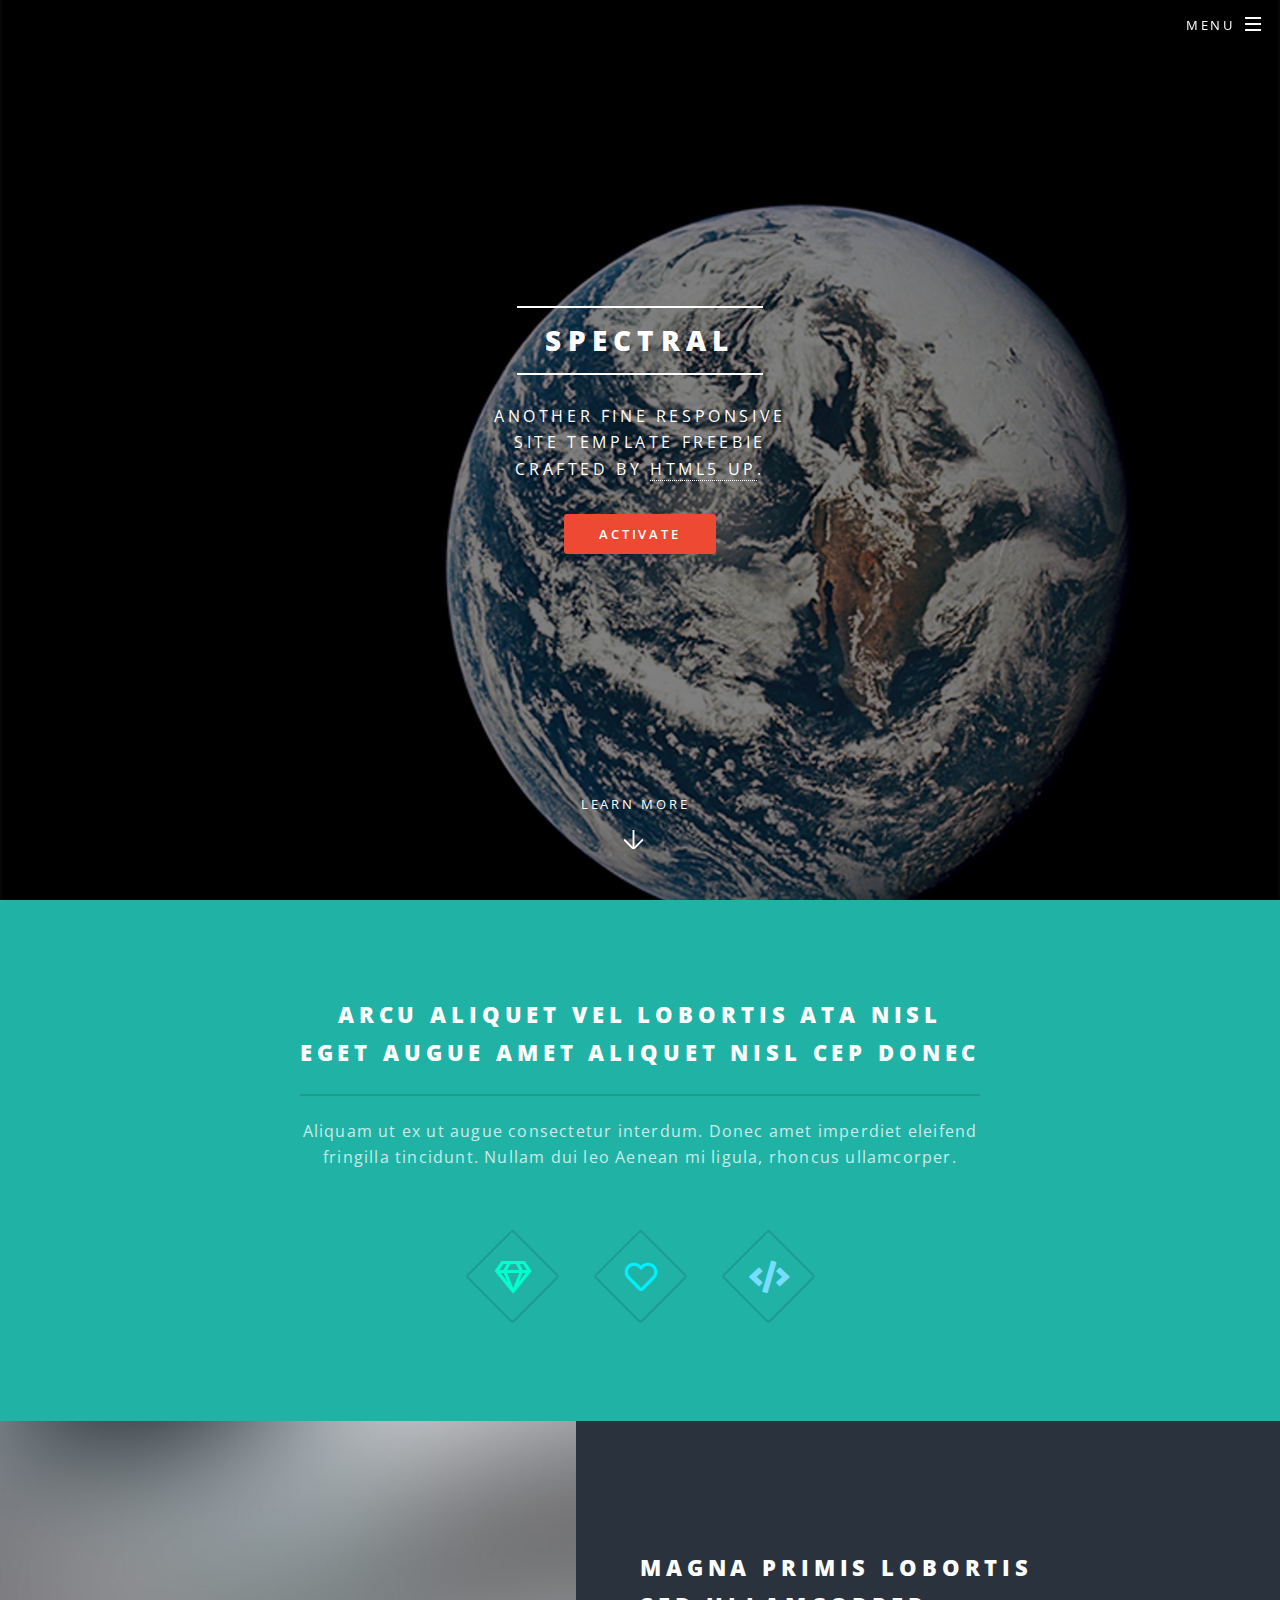
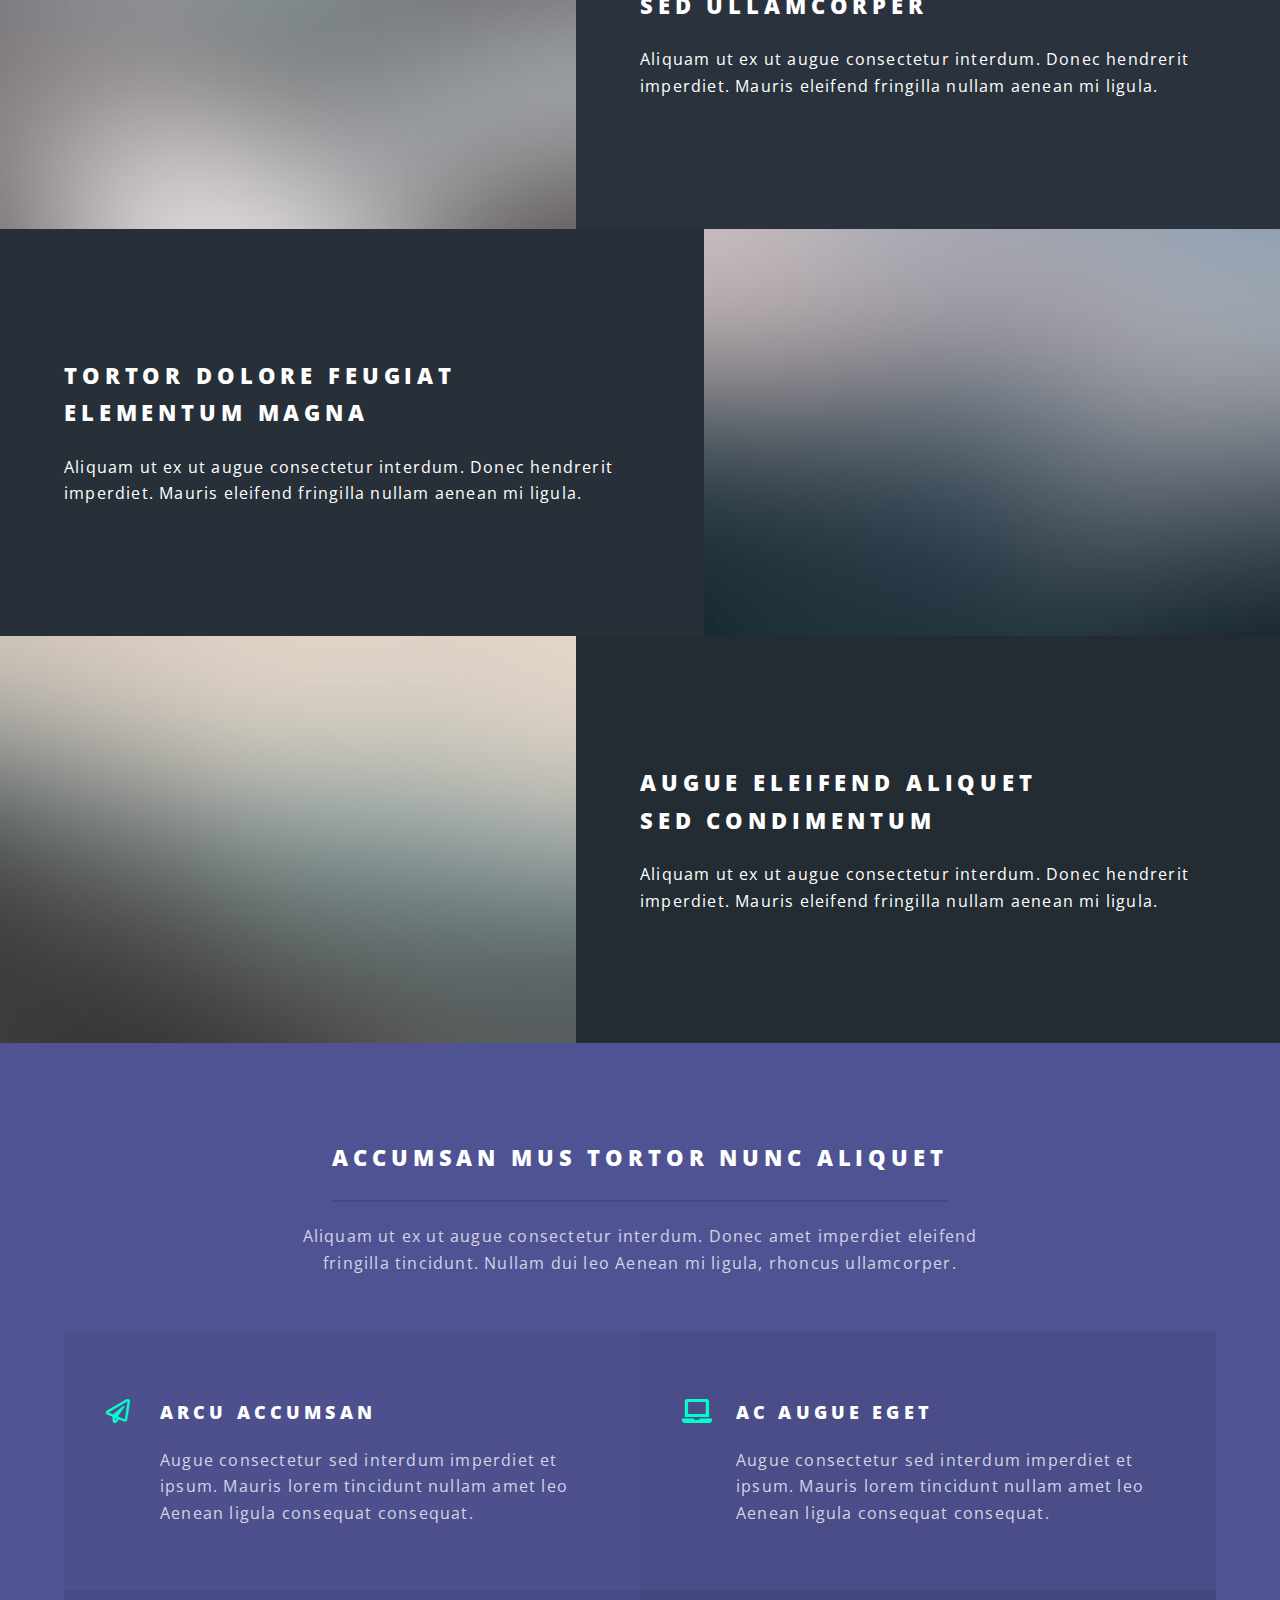
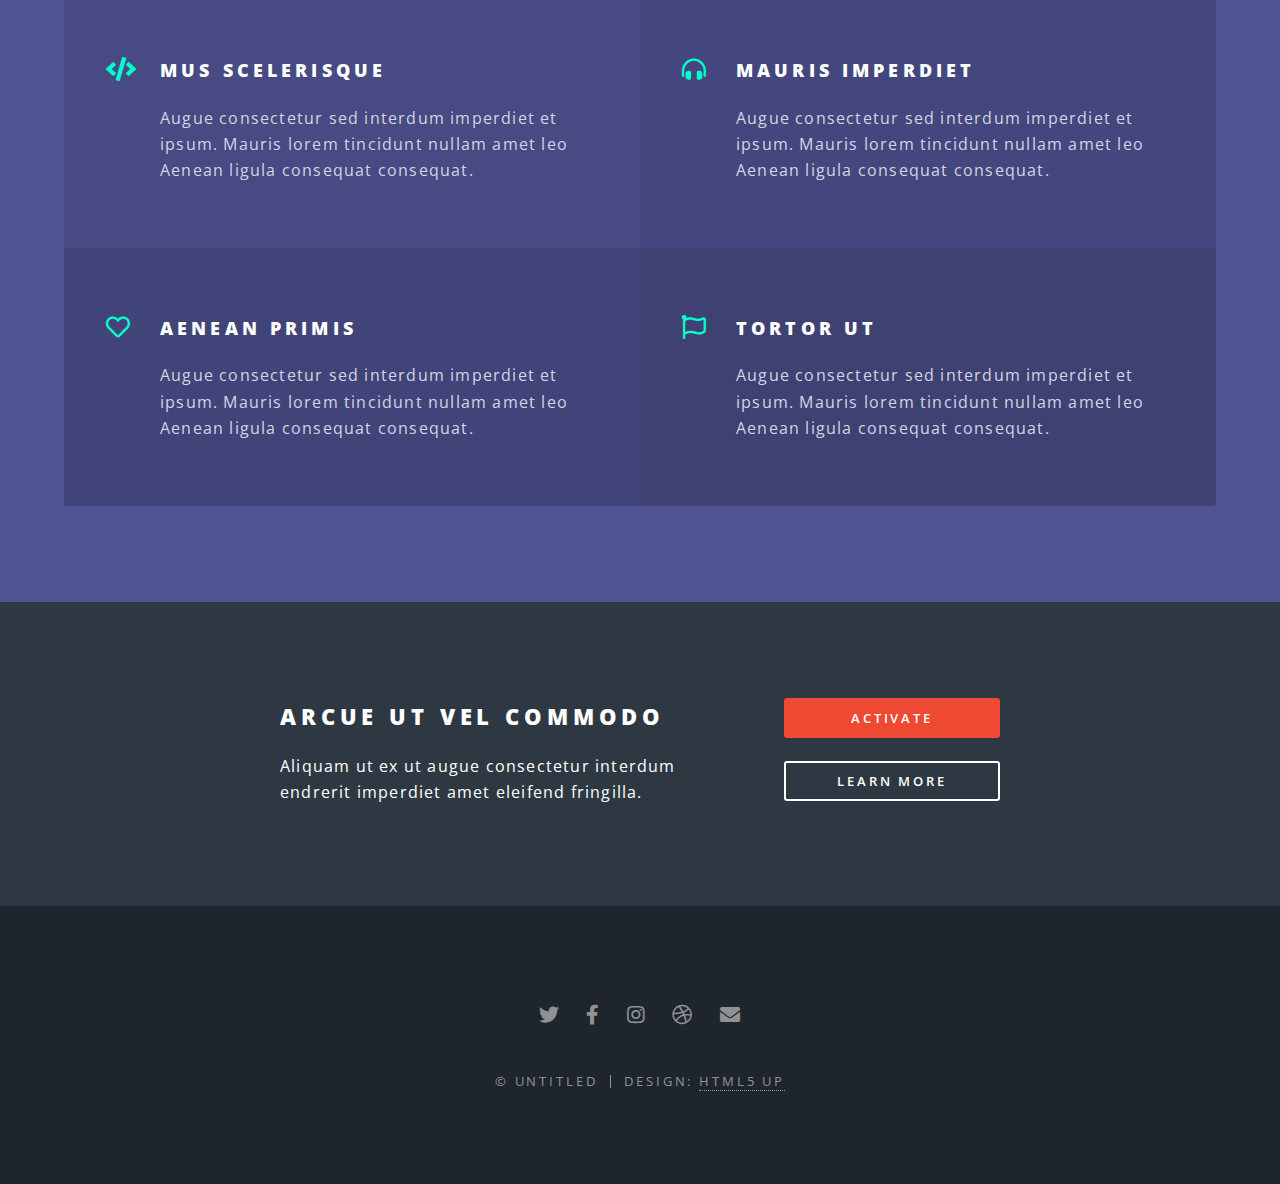
<file: index.html>
<!DOCTYPE HTML>
<!--
	Spectral by HTML5 UP
	html5up.net | @ajlkn
	Free for personal and commercial use under the CCA 3.0 license (html5up.net/license)
-->
<html>
	<head>
		<title>Spectral by HTML5 UP</title>
		<meta charset="utf-8" />
		<meta name="viewport" content="width=device-width, initial-scale=1, user-scalable=no" />
		<link rel="stylesheet" href="assets/css/main.css" />
		<noscript><link rel="stylesheet" href="assets/css/noscript.css" /></noscript>
	</head>
	<body class="landing is-preload">

		<!-- Page Wrapper -->
			<div id="page-wrapper">

				<!-- Header -->
					<header id="header" class="alt">
						<h1><a href="index.html">Spectral</a></h1>
						<nav id="nav">
							<ul>
								<li class="special">
									<a href="#menu" class="menuToggle"><span>Menu</span></a>
									<div id="menu">
										<ul>
											<li><a href="index.html">Home</a></li>
											<li><a href="generic.html">Generic</a></li>
											<li><a href="elements.html">Elements</a></li>
											<li><a href="#">Sign Up</a></li>
											<li><a href="#">Log In</a></li>
										</ul>
									</div>
								</li>
							</ul>
						</nav>
					</header>

				<!-- Banner -->
					<section id="banner">
						<div class="inner">
							<h2>Spectral</h2>
							<p>Another fine responsive<br />
							site template freebie<br />
							crafted by <a href="http://html5up.net">HTML5 UP</a>.</p>
							<ul class="actions special">
								<li><a href="#" class="button primary">Activate</a></li>
							</ul>
						</div>
						<a href="#one" class="more scrolly">Learn More</a>
					</section>

				<!-- One -->
					<section id="one" class="wrapper style1 special">
						<div class="inner">
							<header class="major">
								<h2>Arcu aliquet vel lobortis ata nisl<br />
								eget augue amet aliquet nisl cep donec</h2>
								<p>Aliquam ut ex ut augue consectetur interdum. Donec amet imperdiet eleifend<br />
								fringilla tincidunt. Nullam dui leo Aenean mi ligula, rhoncus ullamcorper.</p>
							</header>
							<ul class="icons major">
								<li><span class="icon fa-gem major style1"><span class="label">Lorem</span></span></li>
								<li><span class="icon fa-heart major style2"><span class="label">Ipsum</span></span></li>
								<li><span class="icon solid fa-code major style3"><span class="label">Dolor</span></span></li>
							</ul>
						</div>
					</section>

				<!-- Two -->
					<section id="two" class="wrapper alt style2">
						<section class="spotlight">
							<div class="image"><img src="images/pic01.jpg" alt="" /></div><div class="content">
								<h2>Magna primis lobortis<br />
								sed ullamcorper</h2>
								<p>Aliquam ut ex ut augue consectetur interdum. Donec hendrerit imperdiet. Mauris eleifend fringilla nullam aenean mi ligula.</p>
							</div>
						</section>
						<section class="spotlight">
							<div class="image"><img src="images/pic02.jpg" alt="" /></div><div class="content">
								<h2>Tortor dolore feugiat<br />
								elementum magna</h2>
								<p>Aliquam ut ex ut augue consectetur interdum. Donec hendrerit imperdiet. Mauris eleifend fringilla nullam aenean mi ligula.</p>
							</div>
						</section>
						<section class="spotlight">
							<div class="image"><img src="images/pic03.jpg" alt="" /></div><div class="content">
								<h2>Augue eleifend aliquet<br />
								sed condimentum</h2>
								<p>Aliquam ut ex ut augue consectetur interdum. Donec hendrerit imperdiet. Mauris eleifend fringilla nullam aenean mi ligula.</p>
							</div>
						</section>
					</section>

				<!-- Three -->
					<section id="three" class="wrapper style3 special">
						<div class="inner">
							<header class="major">
								<h2>Accumsan mus tortor nunc aliquet</h2>
								<p>Aliquam ut ex ut augue consectetur interdum. Donec amet imperdiet eleifend<br />
								fringilla tincidunt. Nullam dui leo Aenean mi ligula, rhoncus ullamcorper.</p>
							</header>
							<ul class="features">
								<li class="icon fa-paper-plane">
									<h3>Arcu accumsan</h3>
									<p>Augue consectetur sed interdum imperdiet et ipsum. Mauris lorem tincidunt nullam amet leo Aenean ligula consequat consequat.</p>
								</li>
								<li class="icon solid fa-laptop">
									<h3>Ac Augue Eget</h3>
									<p>Augue consectetur sed interdum imperdiet et ipsum. Mauris lorem tincidunt nullam amet leo Aenean ligula consequat consequat.</p>
								</li>
								<li class="icon solid fa-code">
									<h3>Mus Scelerisque</h3>
									<p>Augue consectetur sed interdum imperdiet et ipsum. Mauris lorem tincidunt nullam amet leo Aenean ligula consequat consequat.</p>
								</li>
								<li class="icon solid fa-headphones-alt">
									<h3>Mauris Imperdiet</h3>
									<p>Augue consectetur sed interdum imperdiet et ipsum. Mauris lorem tincidunt nullam amet leo Aenean ligula consequat consequat.</p>
								</li>
								<li class="icon fa-heart">
									<h3>Aenean Primis</h3>
									<p>Augue consectetur sed interdum imperdiet et ipsum. Mauris lorem tincidunt nullam amet leo Aenean ligula consequat consequat.</p>
								</li>
								<li class="icon fa-flag">
									<h3>Tortor Ut</h3>
									<p>Augue consectetur sed interdum imperdiet et ipsum. Mauris lorem tincidunt nullam amet leo Aenean ligula consequat consequat.</p>
								</li>
							</ul>
						</div>
					</section>

				<!-- CTA -->
					<section id="cta" class="wrapper style4">
						<div class="inner">
							<header>
								<h2>Arcue ut vel commodo</h2>
								<p>Aliquam ut ex ut augue consectetur interdum endrerit imperdiet amet eleifend fringilla.</p>
							</header>
							<ul class="actions stacked">
								<li><a href="#" class="button fit primary">Activate</a></li>
								<li><a href="#" class="button fit">Learn More</a></li>
							</ul>
						</div>
					</section>

				<!-- Footer -->
					<footer id="footer">
						<ul class="icons">
							<li><a href="#" class="icon brands fa-twitter"><span class="label">Twitter</span></a></li>
							<li><a href="#" class="icon brands fa-facebook-f"><span class="label">Facebook</span></a></li>
							<li><a href="#" class="icon brands fa-instagram"><span class="label">Instagram</span></a></li>
							<li><a href="#" class="icon brands fa-dribbble"><span class="label">Dribbble</span></a></li>
							<li><a href="#" class="icon solid fa-envelope"><span class="label">Email</span></a></li>
						</ul>
						<ul class="copyright">
							<li>&copy; Untitled</li><li>Design: <a href="http://html5up.net">HTML5 UP</a></li>
						</ul>
					</footer>

			</div>

		<!-- Scripts -->
			<script src="assets/js/jquery.min.js"></script>
			<script src="assets/js/jquery.scrollex.min.js"></script>
			<script src="assets/js/jquery.scrolly.min.js"></script>
			<script src="assets/js/browser.min.js"></script>
			<script src="assets/js/breakpoints.min.js"></script>
			<script src="assets/js/util.js"></script>
			<script src="assets/js/main.js"></script>

	</body>
</html>
</file>
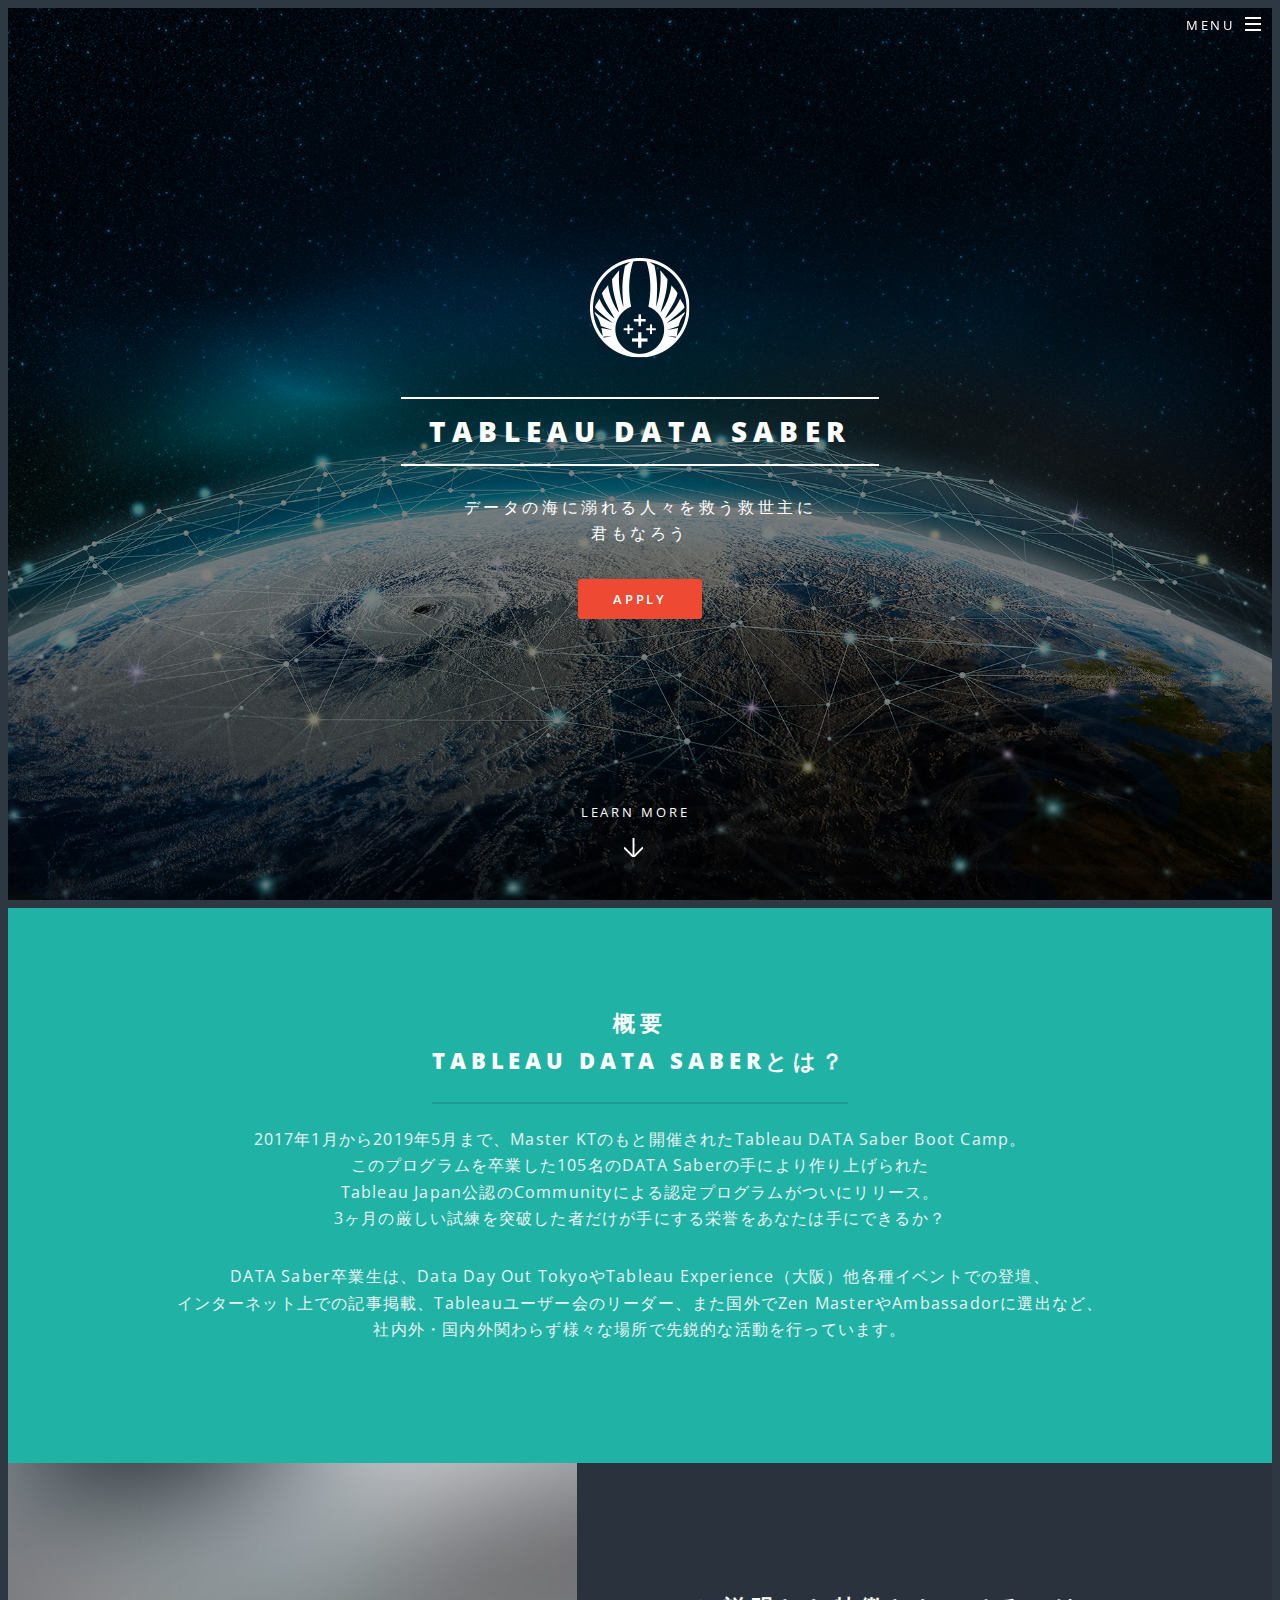
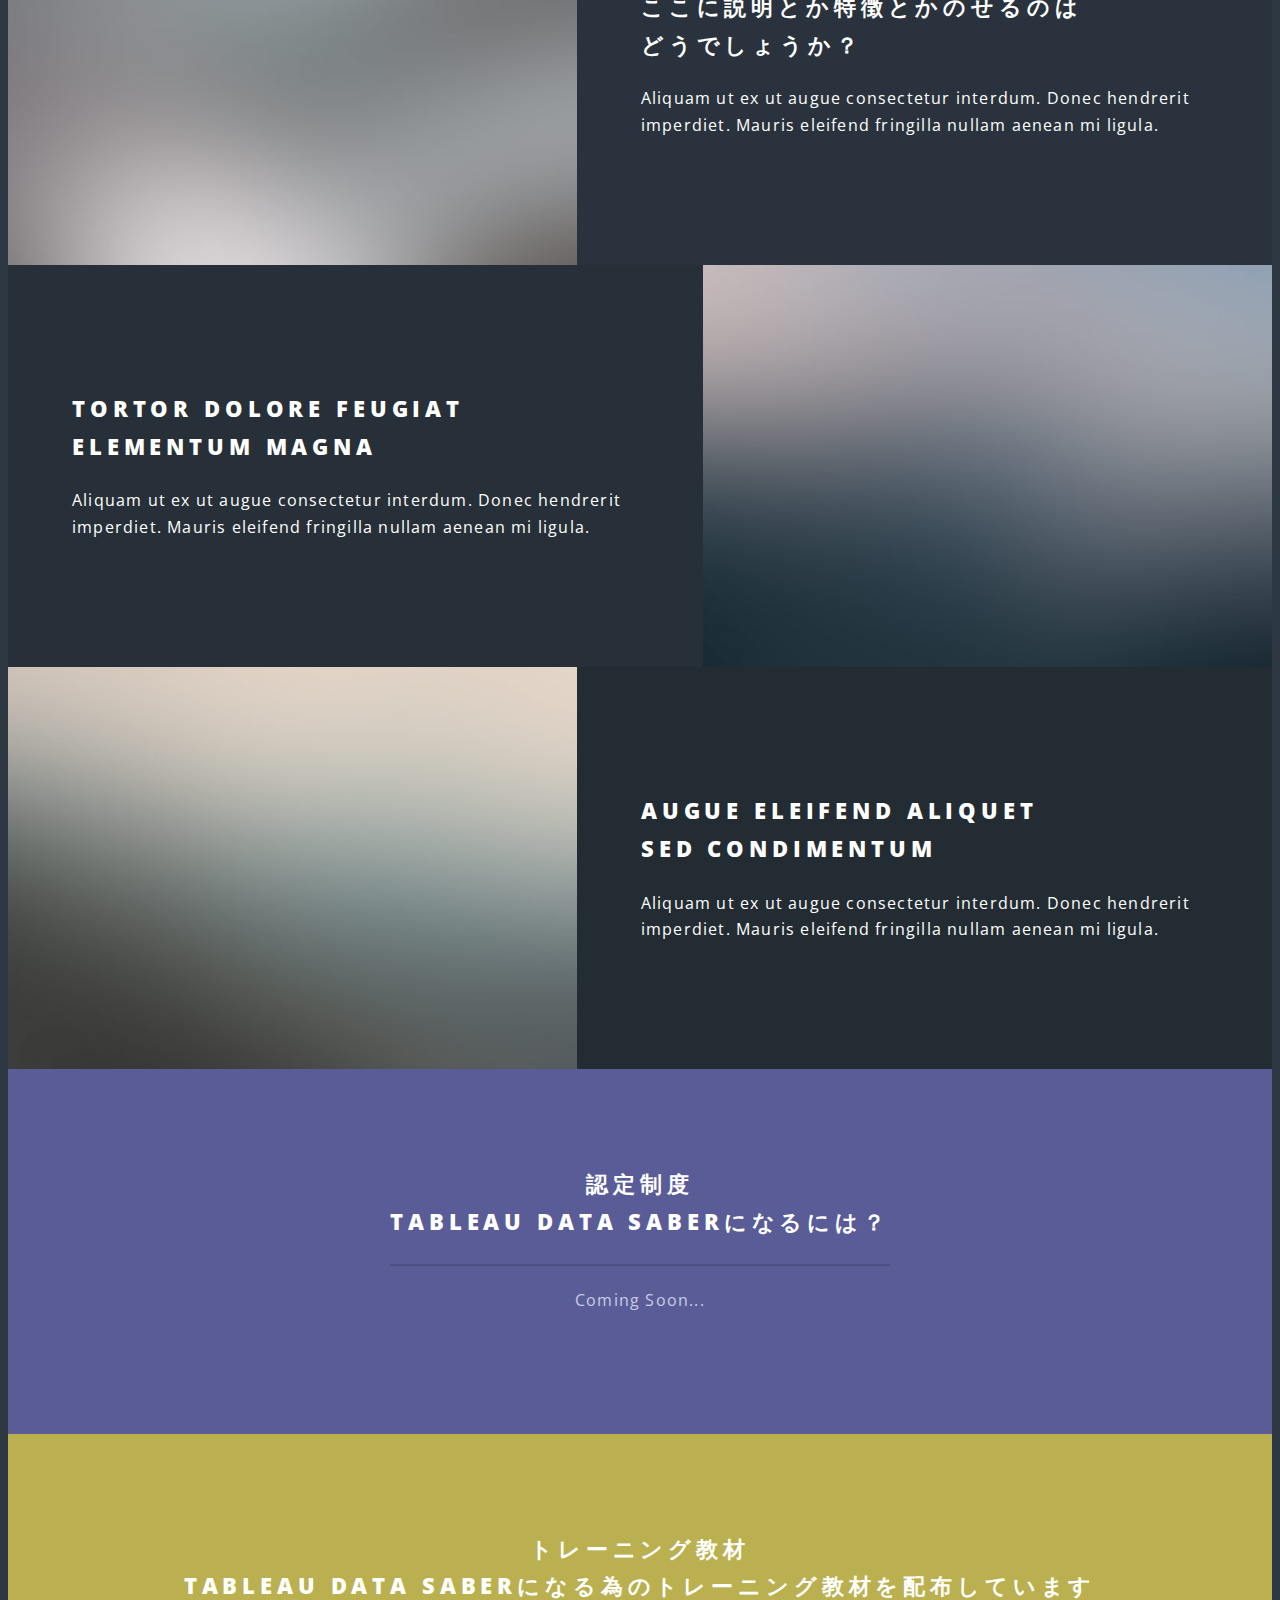
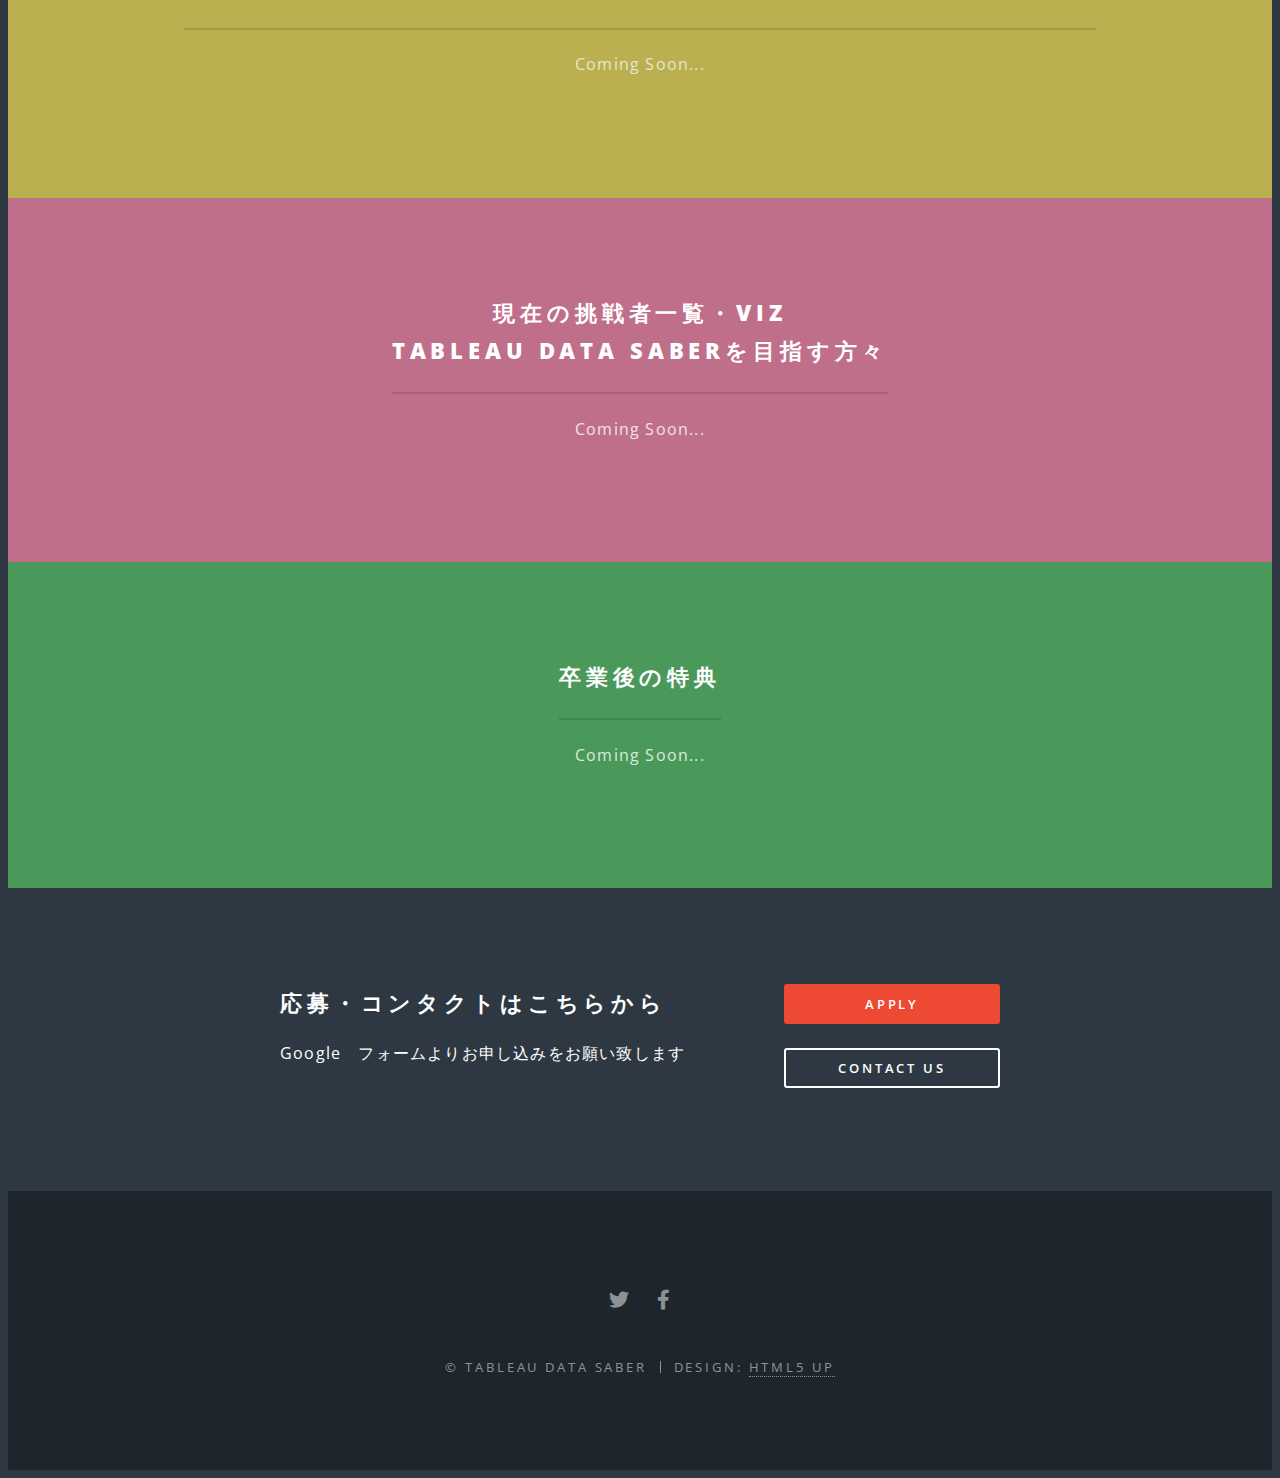
<file: datasaber/index.html>
<!DOCTYPE HTML>
<!--
	Spectral by HTML5 UP
	html5up.net | @ajlkn
	Free for personal and commercial use under the CCA 3.0 license (html5up.net/license)
-->
<html>
	<head>
		<title>Spectral by HTML5 UP</title>
		<meta charset="utf-8" />
		<meta name="viewport" content="width=device-width, initial-scale=1, user-scalable=no" />
		<link rel="stylesheet" href="assets/css/main.css" />
		<noscript><link rel="stylesheet" href="assets/css/noscript.css" /></noscript>
	</head>
	<body class="landing is-preload">

		<!-- Page Wrapper -->
			<div id="page-wrapper">

				<!-- Header -->
					<header id="header" class="alt">
						<h1><a href="index.html">Tableau Data Saber</a></h1>
						<nav id="nav">
							<ul>
								<li class="special">
									<a href="#menu" class="menuToggle"><span>Menu</span></a>
									<div id="menu">
										<ul>
											<li><a href="index.html">Home</a></li>
											<li><a href="#one">概要</a></li>
											<li><a href="#two">認定制度</a></li>
											<li><a href="#three">トレーニング教材</a></li>
											<li><a href="#four">現在の挑戦者</a></li>
											<li><a href="#five">卒業後特典について</a></li>
											<li><a href="#cta">Contact</a></li>
										</ul>
									</div>
								</li>
							</ul>
						</nav>
					</header>

				<!-- Banner -->
					<section id="banner">
						<div class="inner">
							<p><img border="0" src="images/icon.png"></p>
							<h2>Tableau Data Saber</h2>
							<p>データの海に溺れる人々を救う救世主に<br />
							君もなろう</p>
							<ul class="actions special">
								<li><a href="#" class="button primary">Apply</a></li>
							</ul>
						</div>
						<a href="#one" class="more scrolly">Learn More</a>
					</section>

				<!-- One -->
					<section id="one" class="wrapper style1-0 style1 special">
						<div class="inner">
							<header class="major">
								<h2>概要<br />
								Tableau Data Saberとは？</h2>
								<p>2017年1月から2019年5月まで、Master KTのもと開催されたTableau DATA Saber Boot Camp。<br />
								このプログラムを卒業した105名のDATA Saberの手により作り上げられた<br />
								Tableau Japan公認のCommunityによる認定プログラムがついにリリース。<br />
									3ヶ月の厳しい試練を突破した者だけが手にする栄誉をあなたは手にできるか？</p>

								<p>DATA Saber卒業生は、Data Day Out TokyoやTableau Experience（大阪）他各種イベントでの登壇、<br />
								インターネット上での記事掲載、Tableauユーザー会のリーダー、また国外でZen MasterやAmbassadorに選出など、<br />
								社内外・国内外関わらず様々な場所で先鋭的な活動を行っています。</p>
							</header>
							<!--<ul class="icons major">
								<li><span class="icon fa-gem major style1"><span class="label">Lorem</span></span></li>
								<li><span class="icon fa-heart major style2"><span class="label">Ipsum</span></span></li>
								<li><span class="icon solid fa-code major style3"><span class="label">Dolor</span></span></li>
							</ul>-->
						</div>
					</section>
								<!-- 3つの写真と説明のセクション -->
					<section id="two" class="wrapper alt style2">
						<section class="spotlight">
							<div class="image"><img src="images/pic01.jpg" alt="" /></div><div class="content">
								<h2>ここに説明とか特徴とかのせるのは<br />
								どうでしょうか？</h2>
								<p>Aliquam ut ex ut augue consectetur interdum. Donec hendrerit imperdiet. Mauris eleifend fringilla nullam aenean mi ligula.</p>
							</div>
						</section>
						<section class="spotlight">
							<div class="image"><img src="images/pic02.jpg" alt="" /></div><div class="content">
								<h2>Tortor dolore feugiat<br />
								elementum magna</h2>
								<p>Aliquam ut ex ut augue consectetur interdum. Donec hendrerit imperdiet. Mauris eleifend fringilla nullam aenean mi ligula.</p>
							</div>
						</section>
						<section class="spotlight">
							<div class="image"><img src="images/pic03.jpg" alt="" /></div><div class="content">
								<h2>Augue eleifend aliquet<br />
								sed condimentum</h2>
								<p>Aliquam ut ex ut augue consectetur interdum. Donec hendrerit imperdiet. Mauris eleifend fringilla nullam aenean mi ligula.</p>
							</div>
						</section>
					</section>
					<!-- 認定制度 -->
			  <section id="two" class="wrapper style1-1 style1 special">
						<div class="inner">
							<header class="major">
							  <h2>認定制度<br />
								Tableau Data Saberになるには？</h2>
							  <p>Coming Soon...</p>
							</header>
						</div>
					</section>
				
					<!-- トレーニング教材 -->
			  		<section id="three" class="wrapper style1-2 style1 special">
						<div class="inner">
							<header class="major">
							  <h2>トレーニング教材<br />
								Tableau Data Saberになる為のトレーニング教材を配布しています</h2>
							  <p>Coming Soon...</p>
							</header>
						</div>
					</section>
				
					<!-- 挑戦者 -->
			  		<section id="four" class="wrapper style1-3 style1 special">
						<div class="inner">
							<header class="major">
							  <h2>現在の挑戦者一覧・Viz<br />
								Tableau Data Saberを目指す方々</h2>
							  <p>Coming Soon...</p>
							</header>
						</div>
					</section>
				
					<!--卒業後特典 -->
			  		<section id="five" class="wrapper style1-4 style1 special">
						<div class="inner">
							<header class="major">
							  <h2>卒業後の特典</h2>
							  <p>Coming Soon...</p>
							</header>
						</div>
					</section>
				
				<!-- テーブルのセクション
					<section id="three" class="wrapper style3 special">
						<div class="inner">
							<header class="major">
								<h2>Accumsan mus tortor nunc aliquet</h2>
								<p>Aliquam ut ex ut augue consectetur interdum. Donec amet imperdiet eleifend<br />
								fringilla tincidunt. Nullam dui leo Aenean mi ligula, rhoncus ullamcorper.</p>
							</header>
							<ul class="features">
								<li class="icon fa-paper-plane">
									<h3>Arcu accumsan</h3>
									<p>Augue consectetur sed interdum imperdiet et ipsum. Mauris lorem tincidunt nullam amet leo Aenean ligula consequat consequat.</p>
								</li>
								<li class="icon solid fa-laptop">
									<h3>Ac Augue Eget</h3>
									<p>Augue consectetur sed interdum imperdiet et ipsum. Mauris lorem tincidunt nullam amet leo Aenean ligula consequat consequat.</p>
								</li>
								<li class="icon solid fa-code">
									<h3>Mus Scelerisque</h3>
									<p>Augue consectetur sed interdum imperdiet et ipsum. Mauris lorem tincidunt nullam amet leo Aenean ligula consequat consequat.</p>
								</li>
								<li class="icon solid fa-headphones-alt">
									<h3>Mauris Imperdiet</h3>
									<p>Augue consectetur sed interdum imperdiet et ipsum. Mauris lorem tincidunt nullam amet leo Aenean ligula consequat consequat.</p>
								</li>
								<li class="icon fa-heart">
									<h3>Aenean Primis</h3>
									<p>Augue consectetur sed interdum imperdiet et ipsum. Mauris lorem tincidunt nullam amet leo Aenean ligula consequat consequat.</p>
								</li>
								<li class="icon fa-flag">
									<h3>Tortor Ut</h3>
									<p>Augue consectetur sed interdum imperdiet et ipsum. Mauris lorem tincidunt nullam amet leo Aenean ligula consequat consequat.</p>
								</li>
							</ul>
						</div>
					</section> 
				-->
				
				<!-- CTA -->
					<section id="cta" class="wrapper style4">
						<div class="inner">
							<header>
								<h2>応募・コンタクトはこちらから</h2>
								<p>Google　フォームよりお申し込みをお願い致します</p>
							</header>
							<ul class="actions stacked">
								<li><a href="#" class="button fit primary">Apply</a></li>
								<li><a href="#" class="button fit">Contact Us</a></li>
							</ul>
						</div>
					</section>

				<!-- Footer -->
					<footer id="footer">
						<ul class="icons">
							<li><a href="#" class="icon brands fa-twitter"><span class="label">Twitter</span></a></li>
							<li><a href="#" class="icon brands fa-facebook-f"><span class="label">Facebook</span></a></li>
							<!--<li><a href="#" class="icon brands fa-instagram"><span class="label">Instagram</span></a></li>-->
							<!--<li><a href="#" class="icon brands fa-dribbble"><span class="label">Dribbble</span></a></li>-->
							<!--<li><a href="#" class="icon solid fa-envelope"><span class="label">Email</span></a></li>-->
						</ul>
						<ul class="copyright">
							<li>&copy; Tableau Data Saber</li><li>Design: <a href="http://html5up.net">HTML5 UP</a></li>
						</ul>
					</footer>

			</div>

		<!-- Scripts -->
			<script src="assets/js/jquery.min.js"></script>
			<script src="assets/js/jquery.scrollex.min.js"></script>
			<script src="assets/js/jquery.scrolly.min.js"></script>
			<script src="assets/js/browser.min.js"></script>
			<script src="assets/js/breakpoints.min.js"></script>
			<script src="assets/js/util.js"></script>
			<script src="assets/js/main.js"></script>

	</body>
</html>
</file>
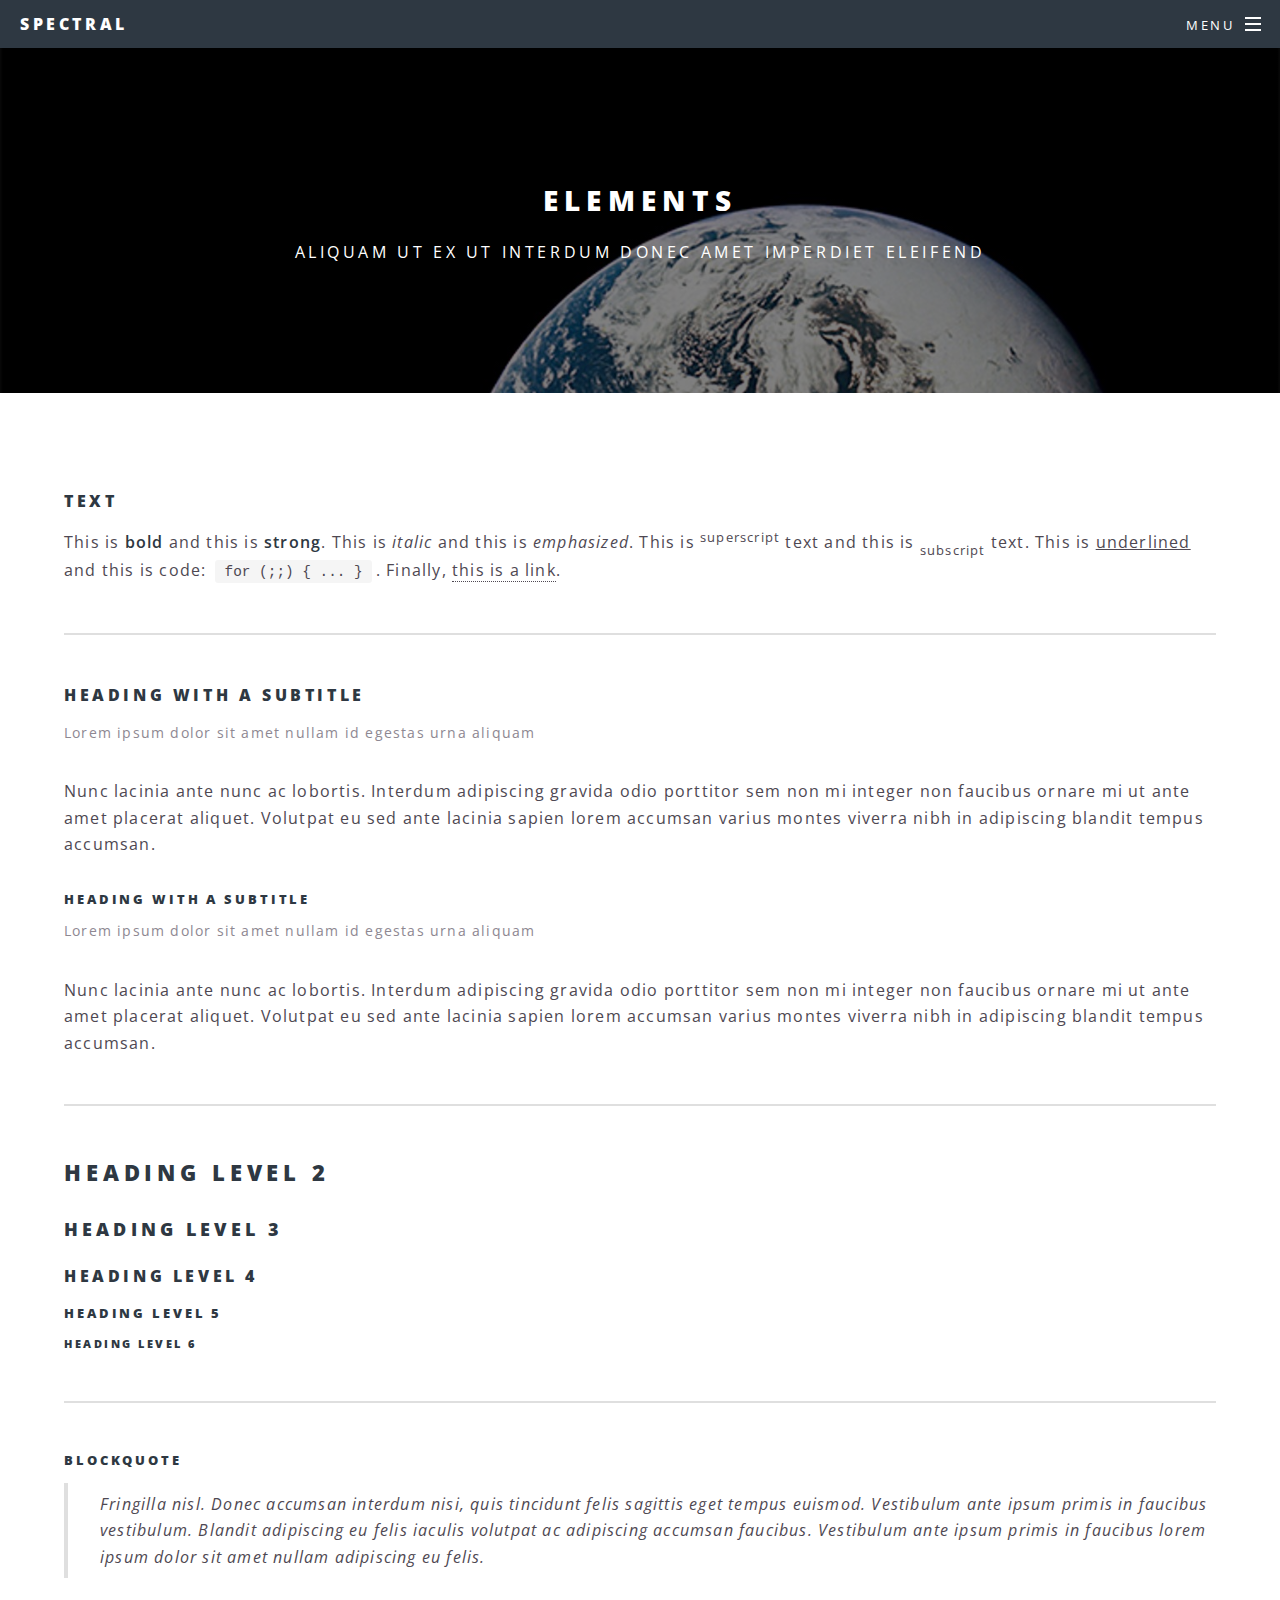
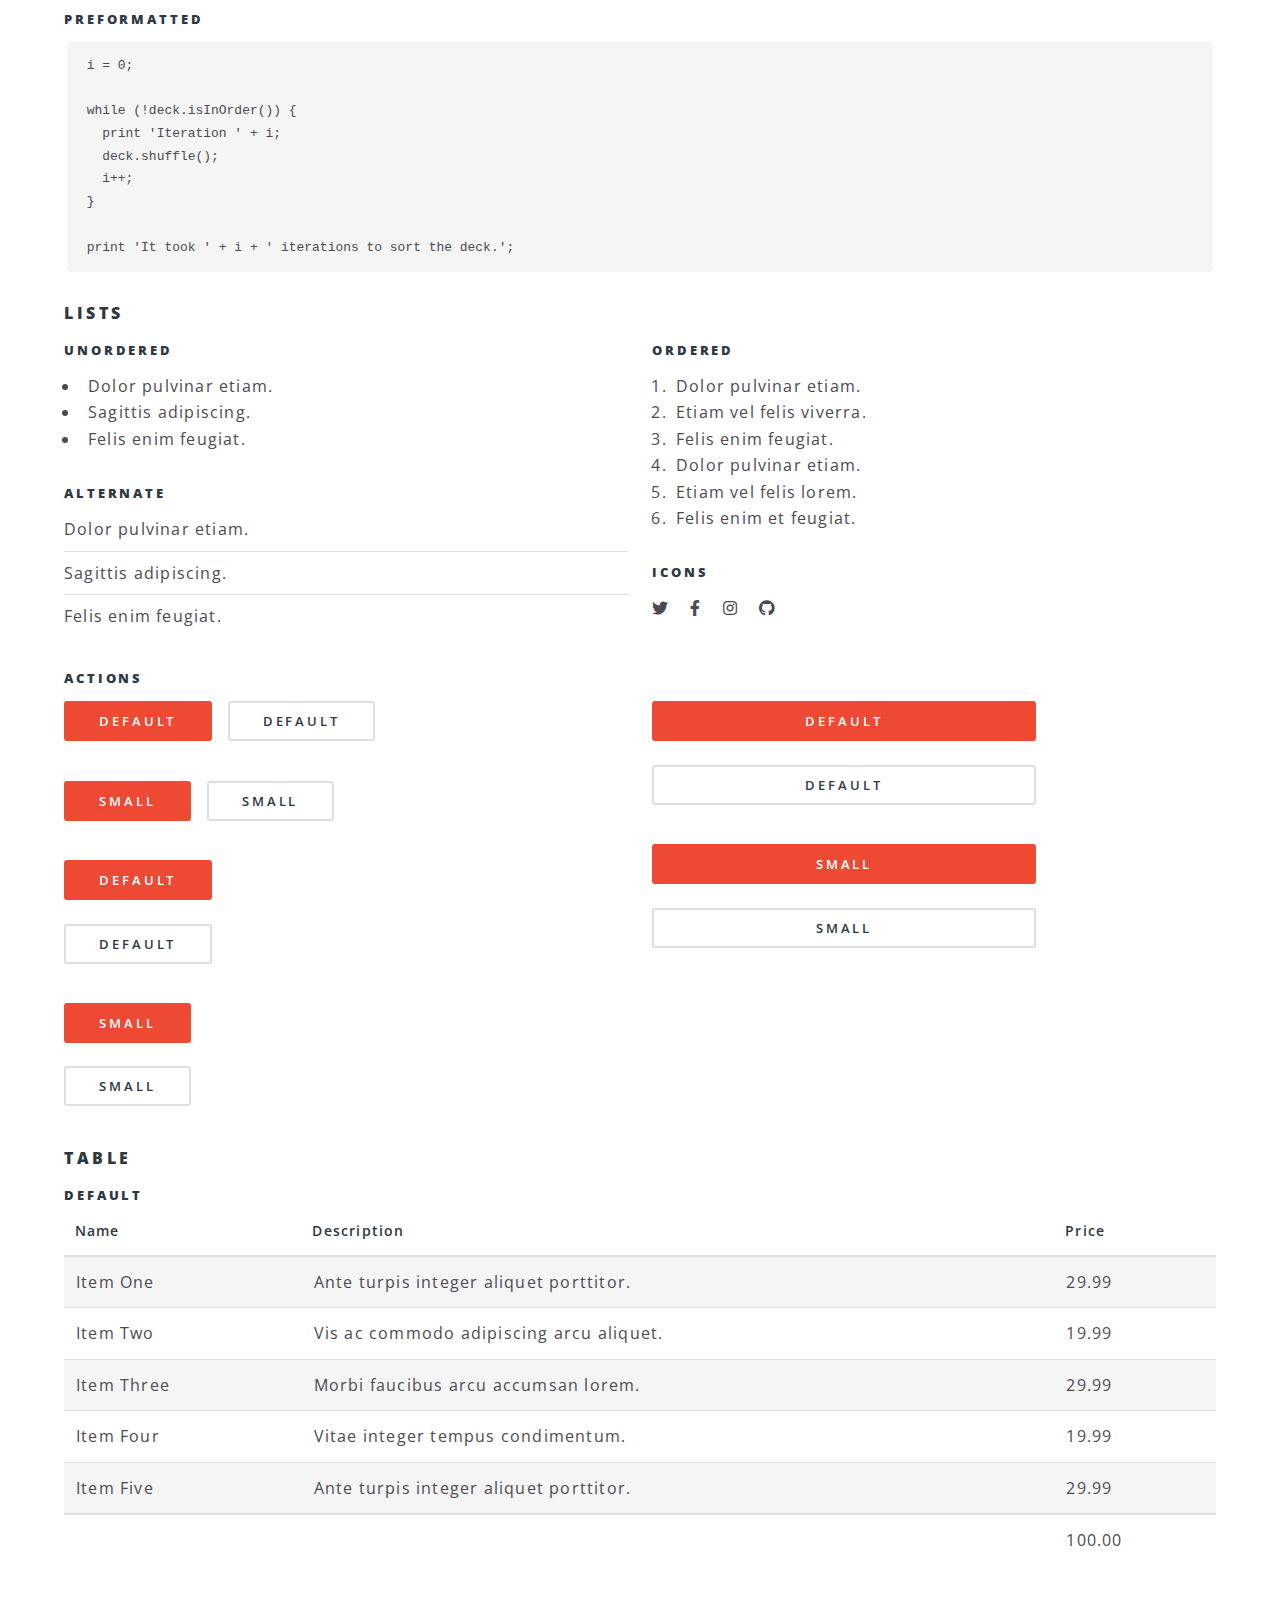
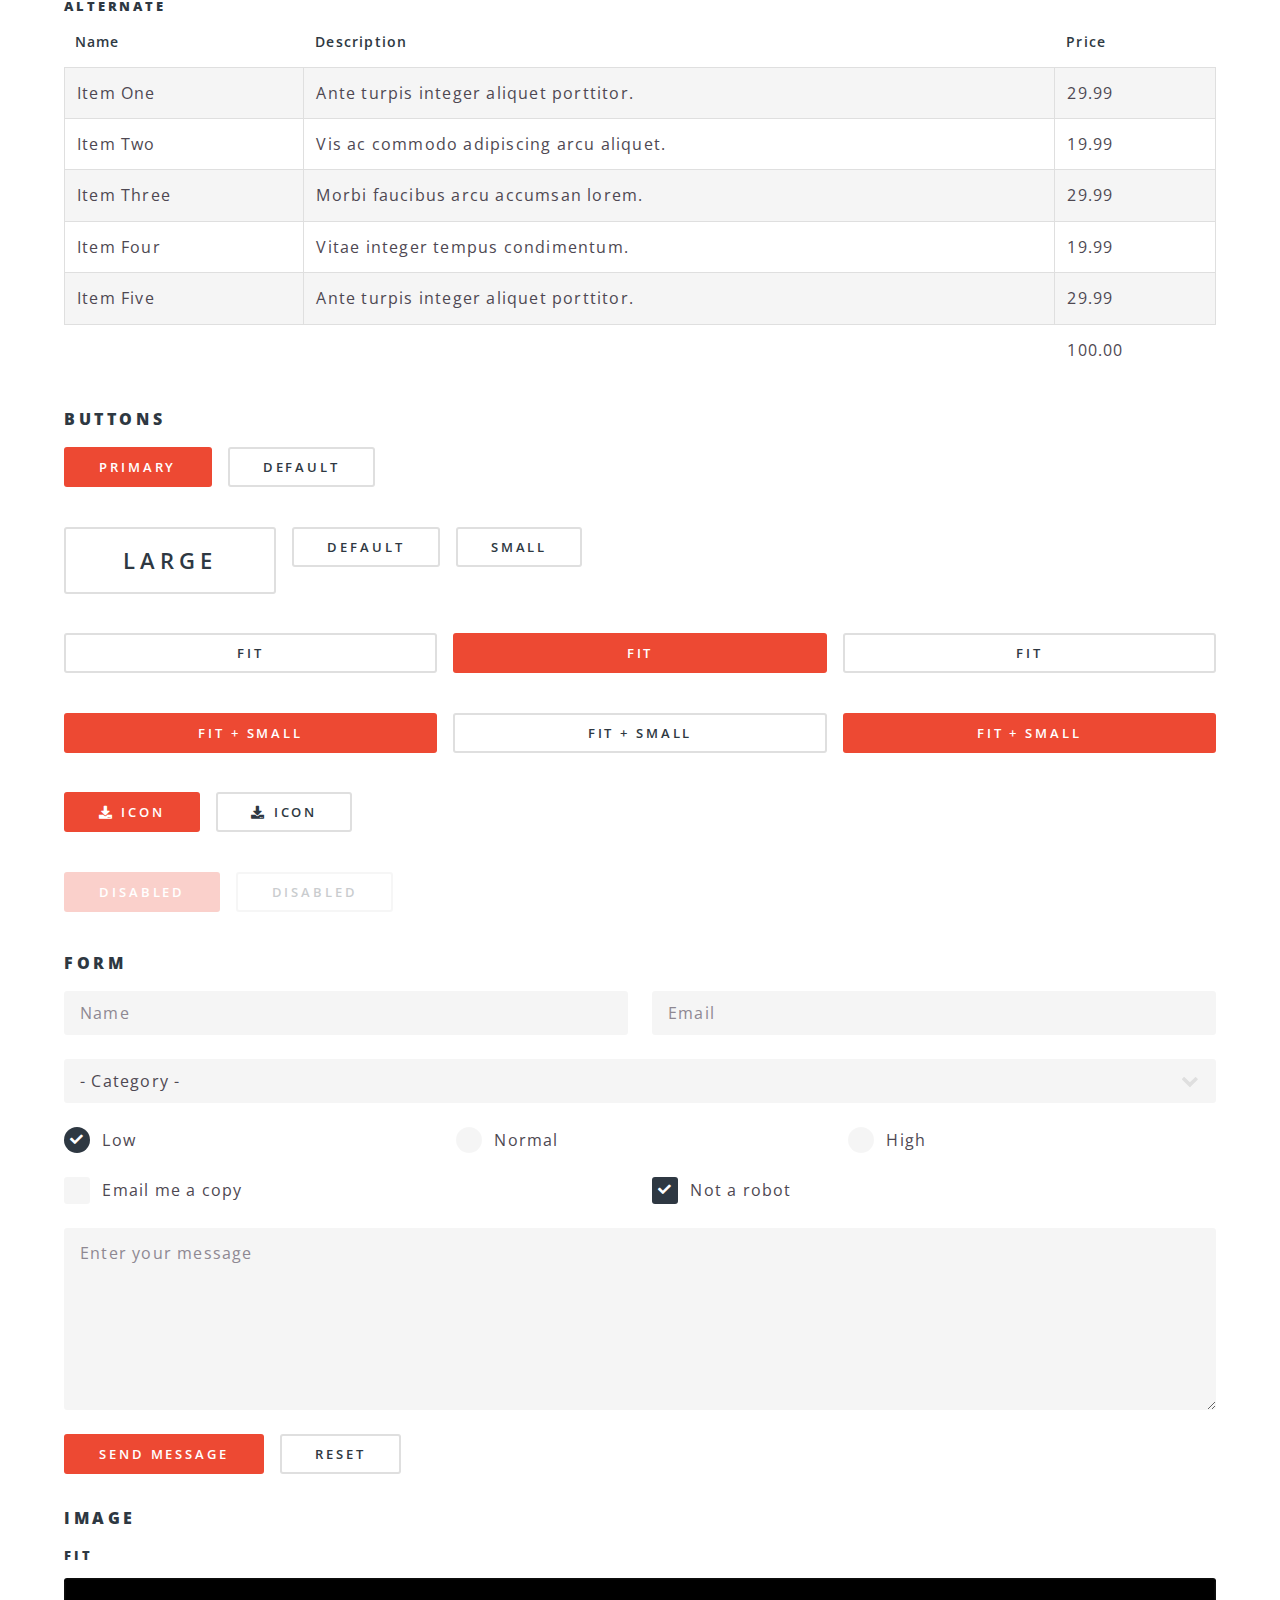
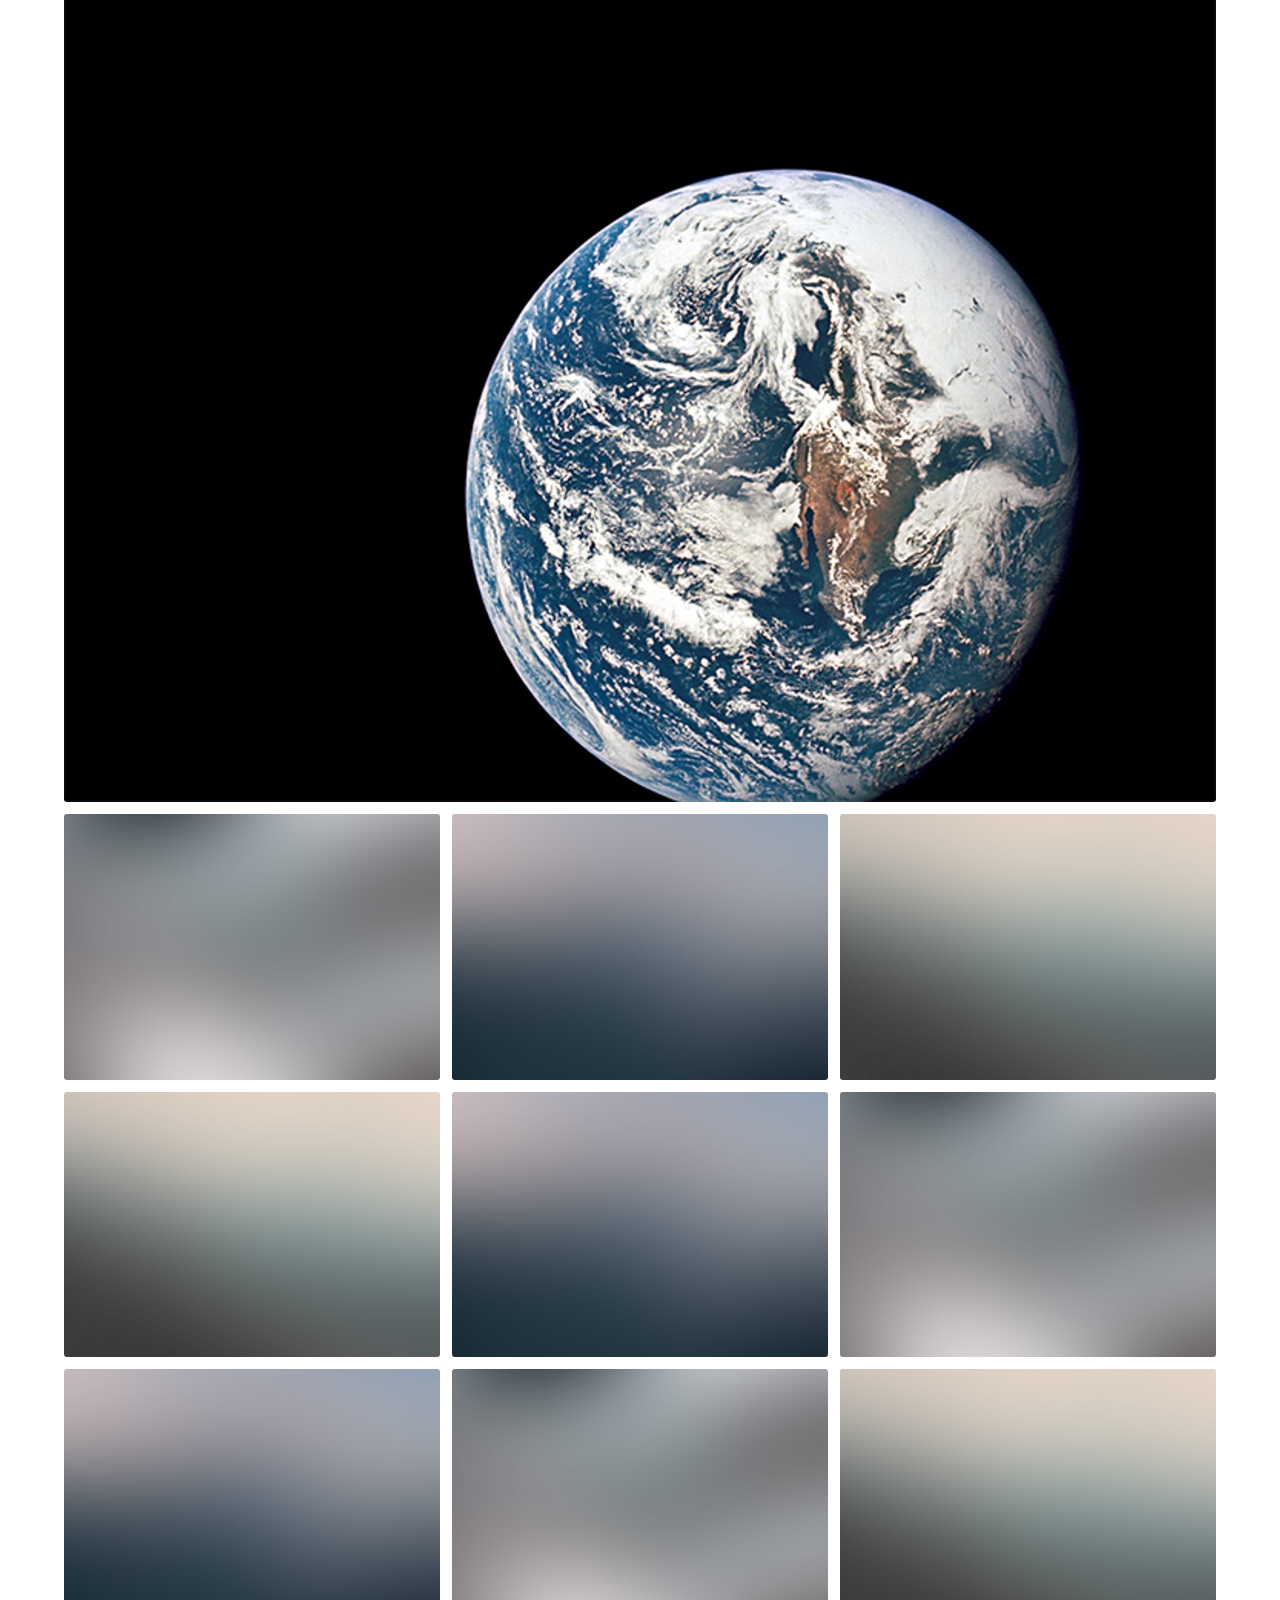
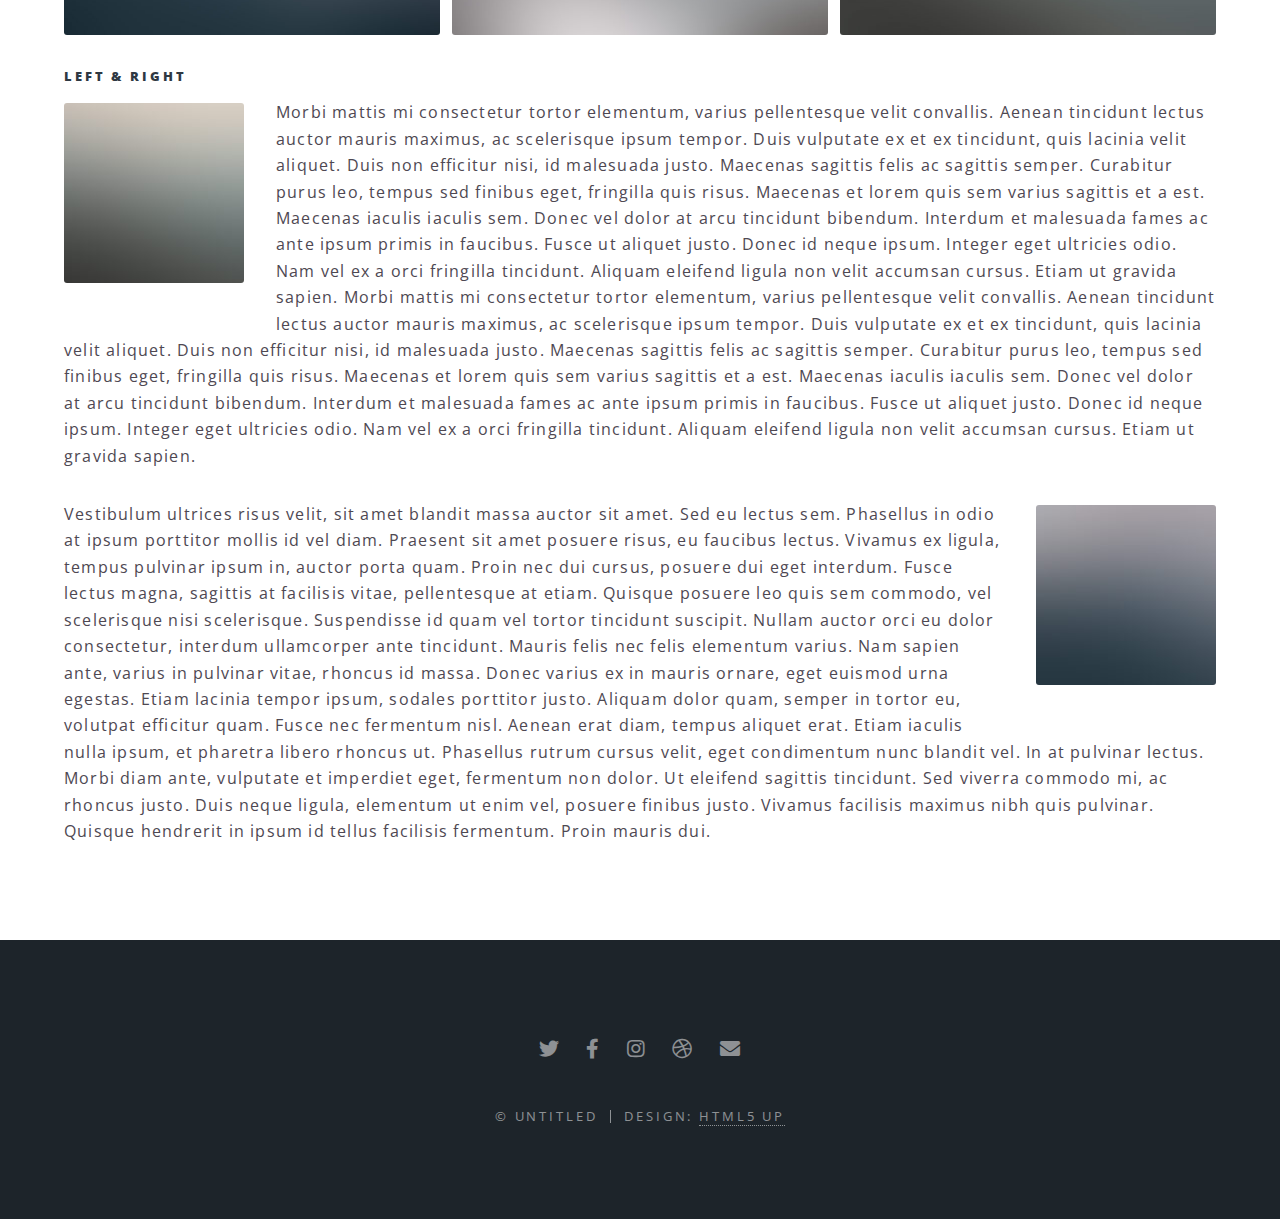
<file: elements.html>
<!DOCTYPE HTML>
<!--
	Spectral by HTML5 UP
	html5up.net | @ajlkn
	Free for personal and commercial use under the CCA 3.0 license (html5up.net/license)
-->
<html>
	<head>
		<title>Elements - Spectral by HTML5 UP</title>
		<meta charset="utf-8" />
		<meta name="viewport" content="width=device-width, initial-scale=1, user-scalable=no" />
		<link rel="stylesheet" href="assets/css/main.css" />
		<noscript><link rel="stylesheet" href="assets/css/noscript.css" /></noscript>
	</head>
	<body class="is-preload">

		<!-- Page Wrapper -->
			<div id="page-wrapper">

				<!-- Header -->
					<header id="header">
						<h1><a href="index.html">Spectral</a></h1>
						<nav id="nav">
							<ul>
								<li class="special">
									<a href="#menu" class="menuToggle"><span>Menu</span></a>
									<div id="menu">
										<ul>
											<li><a href="index.html">Home</a></li>
											<li><a href="generic.html">Generic</a></li>
											<li><a href="elements.html">Elements</a></li>
											<li><a href="#">Sign Up</a></li>
											<li><a href="#">Log In</a></li>
										</ul>
									</div>
								</li>
							</ul>
						</nav>
					</header>

				<!-- Main -->
					<article id="main">
						<header>
							<h2>Elements</h2>
							<p>Aliquam ut ex ut interdum donec amet imperdiet eleifend</p>
						</header>
						<section class="wrapper style5">
							<div class="inner">

								<section>
									<h4>Text</h4>
									<p>This is <b>bold</b> and this is <strong>strong</strong>. This is <i>italic</i> and this is <em>emphasized</em>.
									This is <sup>superscript</sup> text and this is <sub>subscript</sub> text.
									This is <u>underlined</u> and this is code: <code>for (;;) { ... }</code>. Finally, <a href="#">this is a link</a>.</p>
									<hr />
									<header>
										<h4>Heading with a Subtitle</h4>
										<p>Lorem ipsum dolor sit amet nullam id egestas urna aliquam</p>
									</header>
									<p>Nunc lacinia ante nunc ac lobortis. Interdum adipiscing gravida odio porttitor sem non mi integer non faucibus ornare mi ut ante amet placerat aliquet. Volutpat eu sed ante lacinia sapien lorem accumsan varius montes viverra nibh in adipiscing blandit tempus accumsan.</p>
									<header>
										<h5>Heading with a Subtitle</h5>
										<p>Lorem ipsum dolor sit amet nullam id egestas urna aliquam</p>
									</header>
									<p>Nunc lacinia ante nunc ac lobortis. Interdum adipiscing gravida odio porttitor sem non mi integer non faucibus ornare mi ut ante amet placerat aliquet. Volutpat eu sed ante lacinia sapien lorem accumsan varius montes viverra nibh in adipiscing blandit tempus accumsan.</p>
									<hr />
									<h2>Heading Level 2</h2>
									<h3>Heading Level 3</h3>
									<h4>Heading Level 4</h4>
									<h5>Heading Level 5</h5>
									<h6>Heading Level 6</h6>
									<hr />
									<h5>Blockquote</h5>
									<blockquote>Fringilla nisl. Donec accumsan interdum nisi, quis tincidunt felis sagittis eget tempus euismod. Vestibulum ante ipsum primis in faucibus vestibulum. Blandit adipiscing eu felis iaculis volutpat ac adipiscing accumsan faucibus. Vestibulum ante ipsum primis in faucibus lorem ipsum dolor sit amet nullam adipiscing eu felis.</blockquote>
									<h5>Preformatted</h5>
									<pre><code>i = 0;

while (!deck.isInOrder()) {
  print 'Iteration ' + i;
  deck.shuffle();
  i++;
}

print 'It took ' + i + ' iterations to sort the deck.';</code></pre>
								</section>

								<section>
									<h4>Lists</h4>
									<div class="row">
										<div class="col-6 col-12-medium">
											<h5>Unordered</h5>
											<ul>
												<li>Dolor pulvinar etiam.</li>
												<li>Sagittis adipiscing.</li>
												<li>Felis enim feugiat.</li>
											</ul>
											<h5>Alternate</h5>
											<ul class="alt">
												<li>Dolor pulvinar etiam.</li>
												<li>Sagittis adipiscing.</li>
												<li>Felis enim feugiat.</li>
											</ul>
										</div>
										<div class="col-6 col-12-medium">
											<h5>Ordered</h5>
											<ol>
												<li>Dolor pulvinar etiam.</li>
												<li>Etiam vel felis viverra.</li>
												<li>Felis enim feugiat.</li>
												<li>Dolor pulvinar etiam.</li>
												<li>Etiam vel felis lorem.</li>
												<li>Felis enim et feugiat.</li>
											</ol>
											<h5>Icons</h5>
											<ul class="icons">
												<li><a href="#" class="icon brands fa-twitter"><span class="label">Twitter</span></a></li>
												<li><a href="#" class="icon brands fa-facebook-f"><span class="label">Facebook</span></a></li>
												<li><a href="#" class="icon brands fa-instagram"><span class="label">Instagram</span></a></li>
												<li><a href="#" class="icon brands fa-github"><span class="label">Github</span></a></li>
											</ul>
										</div>
									</div>
									<h5>Actions</h5>
									<div class="row">
										<div class="col-6 col-12-medium">
											<ul class="actions">
												<li><a href="#" class="button primary">Default</a></li>
												<li><a href="#" class="button">Default</a></li>
											</ul>
											<ul class="actions small">
												<li><a href="#" class="button primary small">Small</a></li>
												<li><a href="#" class="button small">Small</a></li>
											</ul>
											<ul class="actions stacked">
												<li><a href="#" class="button primary">Default</a></li>
												<li><a href="#" class="button">Default</a></li>
											</ul>
											<ul class="actions stacked">
												<li><a href="#" class="button primary small">Small</a></li>
												<li><a href="#" class="button small">Small</a></li>
											</ul>
										</div>
										<div class="col-6 col-12-medium">
											<ul class="actions stacked">
												<li><a href="#" class="button primary fit">Default</a></li>
												<li><a href="#" class="button fit">Default</a></li>
											</ul>
											<ul class="actions stacked">
												<li><a href="#" class="button primary small fit">Small</a></li>
												<li><a href="#" class="button small fit">Small</a></li>
											</ul>
										</div>
									</div>
								</section>

								<section>
									<h4>Table</h4>
									<h5>Default</h5>
									<div class="table-wrapper">
										<table>
											<thead>
												<tr>
													<th>Name</th>
													<th>Description</th>
													<th>Price</th>
												</tr>
											</thead>
											<tbody>
												<tr>
													<td>Item One</td>
													<td>Ante turpis integer aliquet porttitor.</td>
													<td>29.99</td>
												</tr>
												<tr>
													<td>Item Two</td>
													<td>Vis ac commodo adipiscing arcu aliquet.</td>
													<td>19.99</td>
												</tr>
												<tr>
													<td>Item Three</td>
													<td> Morbi faucibus arcu accumsan lorem.</td>
													<td>29.99</td>
												</tr>
												<tr>
													<td>Item Four</td>
													<td>Vitae integer tempus condimentum.</td>
													<td>19.99</td>
												</tr>
												<tr>
													<td>Item Five</td>
													<td>Ante turpis integer aliquet porttitor.</td>
													<td>29.99</td>
												</tr>
											</tbody>
											<tfoot>
												<tr>
													<td colspan="2"></td>
													<td>100.00</td>
												</tr>
											</tfoot>
										</table>
									</div>

									<h5>Alternate</h5>
									<div class="table-wrapper">
										<table class="alt">
											<thead>
												<tr>
													<th>Name</th>
													<th>Description</th>
													<th>Price</th>
												</tr>
											</thead>
											<tbody>
												<tr>
													<td>Item One</td>
													<td>Ante turpis integer aliquet porttitor.</td>
													<td>29.99</td>
												</tr>
												<tr>
													<td>Item Two</td>
													<td>Vis ac commodo adipiscing arcu aliquet.</td>
													<td>19.99</td>
												</tr>
												<tr>
													<td>Item Three</td>
													<td> Morbi faucibus arcu accumsan lorem.</td>
													<td>29.99</td>
												</tr>
												<tr>
													<td>Item Four</td>
													<td>Vitae integer tempus condimentum.</td>
													<td>19.99</td>
												</tr>
												<tr>
													<td>Item Five</td>
													<td>Ante turpis integer aliquet porttitor.</td>
													<td>29.99</td>
												</tr>
											</tbody>
											<tfoot>
												<tr>
													<td colspan="2"></td>
													<td>100.00</td>
												</tr>
											</tfoot>
										</table>
									</div>
								</section>

								<section>
									<h4>Buttons</h4>
									<ul class="actions">
										<li><a href="#" class="button primary">Primary</a></li>
										<li><a href="#" class="button">Default</a></li>
									</ul>
									<ul class="actions">
										<li><a href="#" class="button large">Large</a></li>
										<li><a href="#" class="button">Default</a></li>
										<li><a href="#" class="button small">Small</a></li>
									</ul>
									<ul class="actions fit">
										<li><a href="#" class="button fit">Fit</a></li>
										<li><a href="#" class="button primary fit">Fit</a></li>
										<li><a href="#" class="button fit">Fit</a></li>
									</ul>
									<ul class="actions fit small">
										<li><a href="#" class="button primary fit small">Fit + Small</a></li>
										<li><a href="#" class="button fit small">Fit + Small</a></li>
										<li><a href="#" class="button primary fit small">Fit + Small</a></li>
									</ul>
									<ul class="actions">
										<li><a href="#" class="button primary icon solid fa-download">Icon</a></li>
										<li><a href="#" class="button icon solid fa-download">Icon</a></li>
									</ul>
									<ul class="actions">
										<li><span class="button primary disabled">Disabled</span></li>
										<li><span class="button disabled">Disabled</span></li>
									</ul>
								</section>

								<section>
									<h4>Form</h4>
									<form method="post" action="#">
										<div class="row gtr-uniform">
											<div class="col-6 col-12-xsmall">
												<input type="text" name="demo-name" id="demo-name" value="" placeholder="Name" />
											</div>
											<div class="col-6 col-12-xsmall">
												<input type="email" name="demo-email" id="demo-email" value="" placeholder="Email" />
											</div>
											<div class="col-12">
												<select name="demo-category" id="demo-category">
													<option value="">- Category -</option>
													<option value="1">Manufacturing</option>
													<option value="1">Shipping</option>
													<option value="1">Administration</option>
													<option value="1">Human Resources</option>
												</select>
											</div>
											<div class="col-4 col-12-small">
												<input type="radio" id="demo-priority-low" name="demo-priority" checked>
												<label for="demo-priority-low">Low</label>
											</div>
											<div class="col-4 col-12-small">
												<input type="radio" id="demo-priority-normal" name="demo-priority">
												<label for="demo-priority-normal">Normal</label>
											</div>
											<div class="col-4 col-12-small">
												<input type="radio" id="demo-priority-high" name="demo-priority">
												<label for="demo-priority-high">High</label>
											</div>
											<div class="col-6 col-12-small">
												<input type="checkbox" id="demo-copy" name="demo-copy">
												<label for="demo-copy">Email me a copy</label>
											</div>
											<div class="col-6 col-12-small">
												<input type="checkbox" id="demo-human" name="demo-human" checked>
												<label for="demo-human">Not a robot</label>
											</div>
											<div class="col-12">
												<textarea name="demo-message" id="demo-message" placeholder="Enter your message" rows="6"></textarea>
											</div>
											<div class="col-12">
												<ul class="actions">
													<li><input type="submit" value="Send Message" class="primary" /></li>
													<li><input type="reset" value="Reset" /></li>
												</ul>
											</div>
										</div>
									</form>
								</section>

								<section>
									<h4>Image</h4>
									<h5>Fit</h5>
									<div class="box alt">
										<div class="row gtr-50 gtr-uniform">
											<div class="col-12"><span class="image fit"><img src="images/banner.jpg" alt="" /></span></div>
											<div class="col-4"><span class="image fit"><img src="images/pic01.jpg" alt="" /></span></div>
											<div class="col-4"><span class="image fit"><img src="images/pic02.jpg" alt="" /></span></div>
											<div class="col-4"><span class="image fit"><img src="images/pic03.jpg" alt="" /></span></div>
											<div class="col-4"><span class="image fit"><img src="images/pic03.jpg" alt="" /></span></div>
											<div class="col-4"><span class="image fit"><img src="images/pic02.jpg" alt="" /></span></div>
											<div class="col-4"><span class="image fit"><img src="images/pic01.jpg" alt="" /></span></div>
											<div class="col-4"><span class="image fit"><img src="images/pic02.jpg" alt="" /></span></div>
											<div class="col-4"><span class="image fit"><img src="images/pic01.jpg" alt="" /></span></div>
											<div class="col-4"><span class="image fit"><img src="images/pic03.jpg" alt="" /></span></div>
										</div>
									</div>
									<h5>Left &amp; Right</h5>
									<p><span class="image left"><img src="images/pic04.jpg" alt="" /></span>Morbi mattis mi consectetur tortor elementum, varius pellentesque velit convallis. Aenean tincidunt lectus auctor mauris maximus, ac scelerisque ipsum tempor. Duis vulputate ex et ex tincidunt, quis lacinia velit aliquet. Duis non efficitur nisi, id malesuada justo. Maecenas sagittis felis ac sagittis semper. Curabitur purus leo, tempus sed finibus eget, fringilla quis risus. Maecenas et lorem quis sem varius sagittis et a est. Maecenas iaculis iaculis sem. Donec vel dolor at arcu tincidunt bibendum. Interdum et malesuada fames ac ante ipsum primis in faucibus. Fusce ut aliquet justo. Donec id neque ipsum. Integer eget ultricies odio. Nam vel ex a orci fringilla tincidunt. Aliquam eleifend ligula non velit accumsan cursus. Etiam ut gravida sapien. Morbi mattis mi consectetur tortor elementum, varius pellentesque velit convallis. Aenean tincidunt lectus auctor mauris maximus, ac scelerisque ipsum tempor. Duis vulputate ex et ex tincidunt, quis lacinia velit aliquet. Duis non efficitur nisi, id malesuada justo. Maecenas sagittis felis ac sagittis semper. Curabitur purus leo, tempus sed finibus eget, fringilla quis risus. Maecenas et lorem quis sem varius sagittis et a est. Maecenas iaculis iaculis sem. Donec vel dolor at arcu tincidunt bibendum. Interdum et malesuada fames ac ante ipsum primis in faucibus. Fusce ut aliquet justo. Donec id neque ipsum. Integer eget ultricies odio. Nam vel ex a orci fringilla tincidunt. Aliquam eleifend ligula non velit accumsan cursus. Etiam ut gravida sapien.</p>
									<p><span class="image right"><img src="images/pic05.jpg" alt="" /></span>Vestibulum ultrices risus velit, sit amet blandit massa auctor sit amet. Sed eu lectus sem. Phasellus in odio at ipsum porttitor mollis id vel diam. Praesent sit amet posuere risus, eu faucibus lectus. Vivamus ex ligula, tempus pulvinar ipsum in, auctor porta quam. Proin nec dui cursus, posuere dui eget interdum. Fusce lectus magna, sagittis at facilisis vitae, pellentesque at etiam. Quisque posuere leo quis sem commodo, vel scelerisque nisi scelerisque. Suspendisse id quam vel tortor tincidunt suscipit. Nullam auctor orci eu dolor consectetur, interdum ullamcorper ante tincidunt. Mauris felis nec felis elementum varius. Nam sapien ante, varius in pulvinar vitae, rhoncus id massa. Donec varius ex in mauris ornare, eget euismod urna egestas. Etiam lacinia tempor ipsum, sodales porttitor justo. Aliquam dolor quam, semper in tortor eu, volutpat efficitur quam. Fusce nec fermentum nisl. Aenean erat diam, tempus aliquet erat. Etiam iaculis nulla ipsum, et pharetra libero rhoncus ut. Phasellus rutrum cursus velit, eget condimentum nunc blandit vel. In at pulvinar lectus. Morbi diam ante, vulputate et imperdiet eget, fermentum non dolor. Ut eleifend sagittis tincidunt. Sed viverra commodo mi, ac rhoncus justo. Duis neque ligula, elementum ut enim vel, posuere finibus justo. Vivamus facilisis maximus nibh quis pulvinar. Quisque hendrerit in ipsum id tellus facilisis fermentum. Proin mauris dui.</p>
								</section>

							</div>
						</section>
					</article>

				<!-- Footer -->
					<footer id="footer">
						<ul class="icons">
							<li><a href="#" class="icon brands fa-twitter"><span class="label">Twitter</span></a></li>
							<li><a href="#" class="icon brands fa-facebook-f"><span class="label">Facebook</span></a></li>
							<li><a href="#" class="icon brands fa-instagram"><span class="label">Instagram</span></a></li>
							<li><a href="#" class="icon brands fa-dribbble"><span class="label">Dribbble</span></a></li>
							<li><a href="#" class="icon solid fa-envelope"><span class="label">Email</span></a></li>
						</ul>
						<ul class="copyright">
							<li>&copy; Untitled</li><li>Design: <a href="http://html5up.net">HTML5 UP</a></li>
						</ul>
					</footer>

			</div>

		<!-- Scripts -->
			<script src="assets/js/jquery.min.js"></script>
			<script src="assets/js/jquery.scrollex.min.js"></script>
			<script src="assets/js/jquery.scrolly.min.js"></script>
			<script src="assets/js/browser.min.js"></script>
			<script src="assets/js/breakpoints.min.js"></script>
			<script src="assets/js/util.js"></script>
			<script src="assets/js/main.js"></script>

	</body>
</html>
</file>
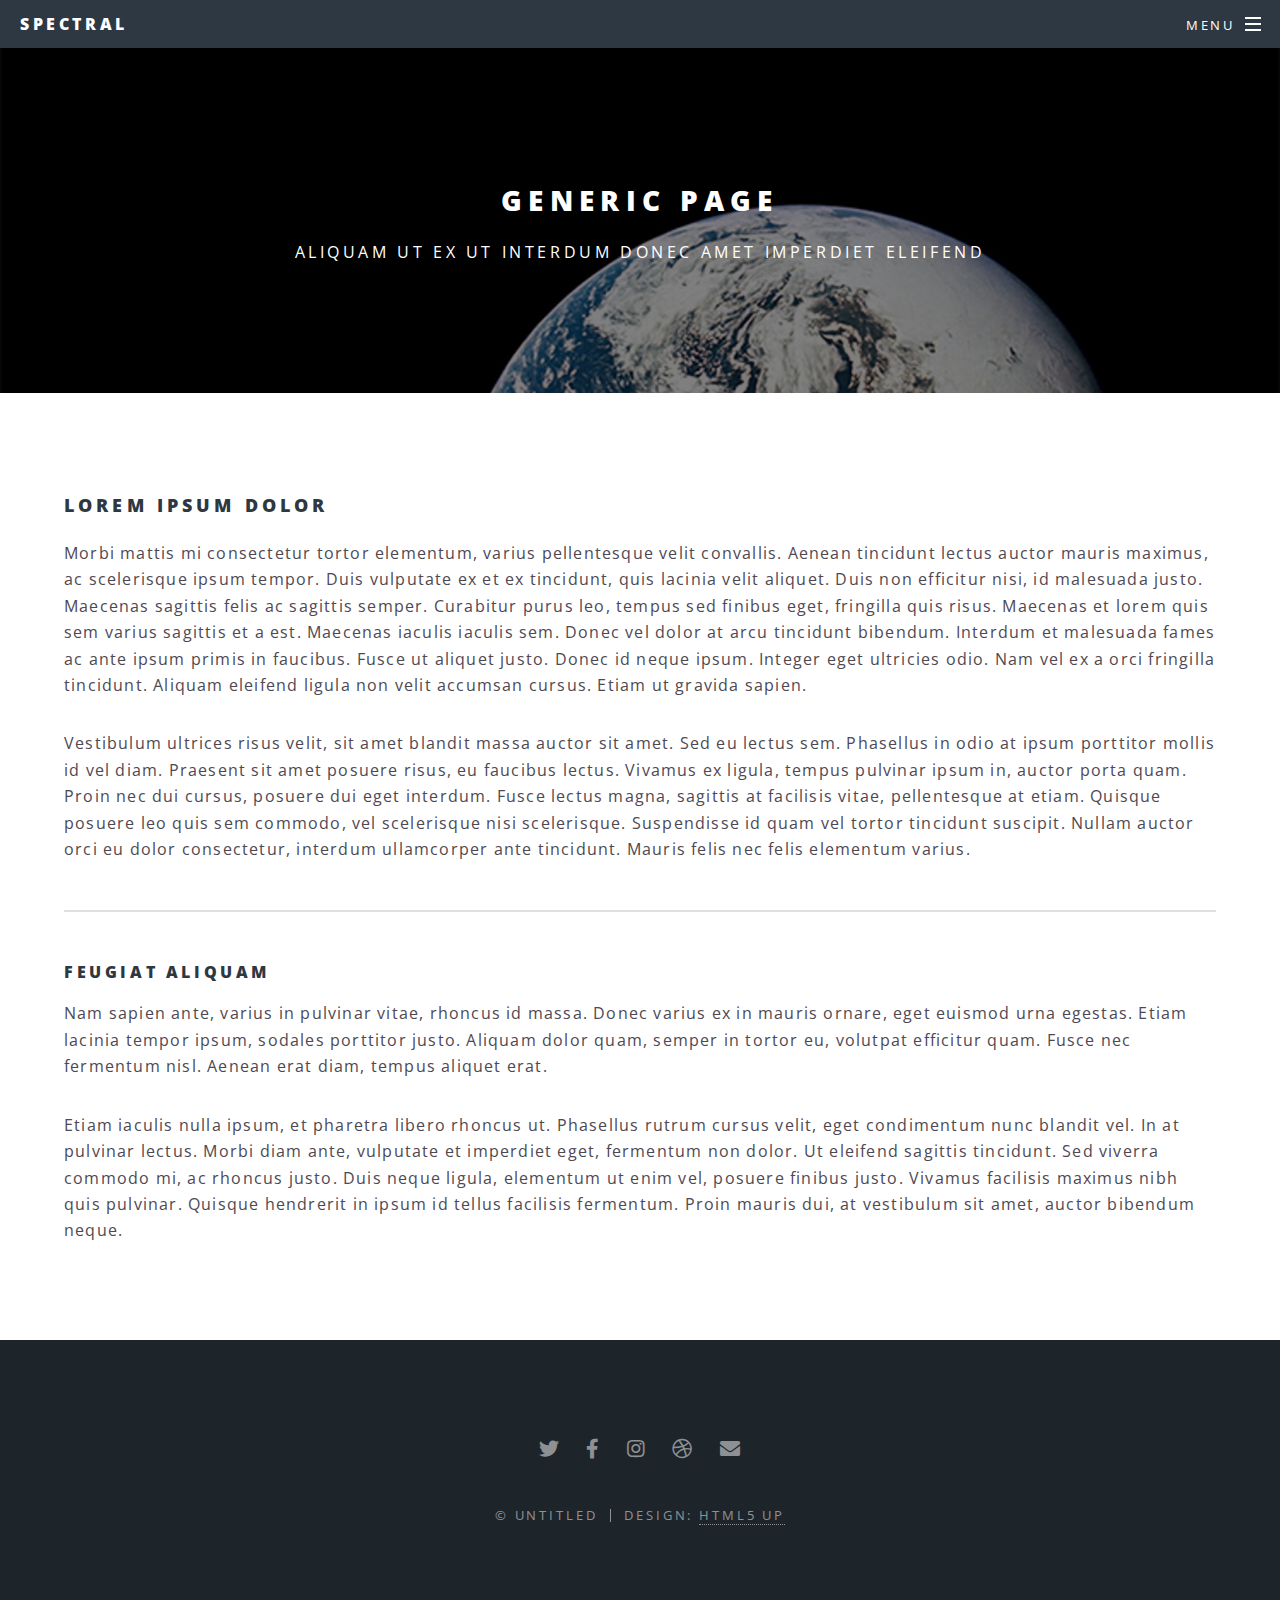
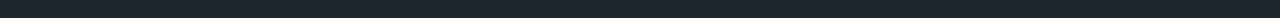
<file: generic.html>
<!DOCTYPE HTML>
<!--
	Spectral by HTML5 UP
	html5up.net | @ajlkn
	Free for personal and commercial use under the CCA 3.0 license (html5up.net/license)
-->
<html>
	<head>
		<title>Generic - Spectral by HTML5 UP</title>
		<meta charset="utf-8" />
		<meta name="viewport" content="width=device-width, initial-scale=1, user-scalable=no" />
		<link rel="stylesheet" href="assets/css/main.css" />
		<noscript><link rel="stylesheet" href="assets/css/noscript.css" /></noscript>
	</head>
	<body class="is-preload">

		<!-- Page Wrapper -->
			<div id="page-wrapper">

				<!-- Header -->
					<header id="header">
						<h1><a href="index.html">Spectral</a></h1>
						<nav id="nav">
							<ul>
								<li class="special">
									<a href="#menu" class="menuToggle"><span>Menu</span></a>
									<div id="menu">
										<ul>
											<li><a href="index.html">Home</a></li>
											<li><a href="generic.html">Generic</a></li>
											<li><a href="elements.html">Elements</a></li>
											<li><a href="#">Sign Up</a></li>
											<li><a href="#">Log In</a></li>
										</ul>
									</div>
								</li>
							</ul>
						</nav>
					</header>

				<!-- Main -->
					<article id="main">
						<header>
							<h2>Generic Page</h2>
							<p>Aliquam ut ex ut interdum donec amet imperdiet eleifend</p>
						</header>
						<section class="wrapper style5">
							<div class="inner">

								<h3>Lorem ipsum dolor</h3>
								<p>Morbi mattis mi consectetur tortor elementum, varius pellentesque velit convallis. Aenean tincidunt lectus auctor mauris maximus, ac scelerisque ipsum tempor. Duis vulputate ex et ex tincidunt, quis lacinia velit aliquet. Duis non efficitur nisi, id malesuada justo. Maecenas sagittis felis ac sagittis semper. Curabitur purus leo, tempus sed finibus eget, fringilla quis risus. Maecenas et lorem quis sem varius sagittis et a est. Maecenas iaculis iaculis sem. Donec vel dolor at arcu tincidunt bibendum. Interdum et malesuada fames ac ante ipsum primis in faucibus. Fusce ut aliquet justo. Donec id neque ipsum. Integer eget ultricies odio. Nam vel ex a orci fringilla tincidunt. Aliquam eleifend ligula non velit accumsan cursus. Etiam ut gravida sapien.</p>

								<p>Vestibulum ultrices risus velit, sit amet blandit massa auctor sit amet. Sed eu lectus sem. Phasellus in odio at ipsum porttitor mollis id vel diam. Praesent sit amet posuere risus, eu faucibus lectus. Vivamus ex ligula, tempus pulvinar ipsum in, auctor porta quam. Proin nec dui cursus, posuere dui eget interdum. Fusce lectus magna, sagittis at facilisis vitae, pellentesque at etiam. Quisque posuere leo quis sem commodo, vel scelerisque nisi scelerisque. Suspendisse id quam vel tortor tincidunt suscipit. Nullam auctor orci eu dolor consectetur, interdum ullamcorper ante tincidunt. Mauris felis nec felis elementum varius.</p>

								<hr />

								<h4>Feugiat aliquam</h4>
								<p>Nam sapien ante, varius in pulvinar vitae, rhoncus id massa. Donec varius ex in mauris ornare, eget euismod urna egestas. Etiam lacinia tempor ipsum, sodales porttitor justo. Aliquam dolor quam, semper in tortor eu, volutpat efficitur quam. Fusce nec fermentum nisl. Aenean erat diam, tempus aliquet erat.</p>

								<p>Etiam iaculis nulla ipsum, et pharetra libero rhoncus ut. Phasellus rutrum cursus velit, eget condimentum nunc blandit vel. In at pulvinar lectus. Morbi diam ante, vulputate et imperdiet eget, fermentum non dolor. Ut eleifend sagittis tincidunt. Sed viverra commodo mi, ac rhoncus justo. Duis neque ligula, elementum ut enim vel, posuere finibus justo. Vivamus facilisis maximus nibh quis pulvinar. Quisque hendrerit in ipsum id tellus facilisis fermentum. Proin mauris dui, at vestibulum sit amet, auctor bibendum neque.</p>

							</div>
						</section>
					</article>

				<!-- Footer -->
					<footer id="footer">
						<ul class="icons">
							<li><a href="#" class="icon brands fa-twitter"><span class="label">Twitter</span></a></li>
							<li><a href="#" class="icon brands fa-facebook-f"><span class="label">Facebook</span></a></li>
							<li><a href="#" class="icon brands fa-instagram"><span class="label">Instagram</span></a></li>
							<li><a href="#" class="icon brands fa-dribbble"><span class="label">Dribbble</span></a></li>
							<li><a href="#" class="icon solid fa-envelope"><span class="label">Email</span></a></li>
						</ul>
						<ul class="copyright">
							<li>&copy; Untitled</li><li>Design: <a href="http://html5up.net">HTML5 UP</a></li>
						</ul>
					</footer>

			</div>

		<!-- Scripts -->
			<script src="assets/js/jquery.min.js"></script>
			<script src="assets/js/jquery.scrollex.min.js"></script>
			<script src="assets/js/jquery.scrolly.min.js"></script>
			<script src="assets/js/browser.min.js"></script>
			<script src="assets/js/breakpoints.min.js"></script>
			<script src="assets/js/util.js"></script>
			<script src="assets/js/main.js"></script>

	</body>
</html>
</file>
<file: assets/css/noscript.css>
/*
	Spectral by HTML5 UP
	html5up.net | @ajlkn
	Free for personal and commercial use under the CCA 3.0 license (html5up.net/license)
*/

/* Banner */

	body.is-preload #banner h2 {
		-moz-transform: none;
		-webkit-transform: none;
		-ms-transform: none;
		transform: none;
		opacity: 1;
	}

		body.is-preload #banner h2:before, body.is-preload #banner h2:after {
			width: 100%;
		}

	body.is-preload #banner .more {
		-moz-transform: none;
		-webkit-transform: none;
		-ms-transform: none;
		transform: none;
		opacity: 1;
	}

	body.is-preload #banner:after {
		opacity: 0;
	}
</file>
<file: datasaber/assets/css/noscript.css>
/*
	Spectral by HTML5 UP
	html5up.net | @ajlkn
	Free for personal and commercial use under the CCA 3.0 license (html5up.net/license)
*/

/* Banner */

	body.is-preload #banner h2 {
		-moz-transform: none;
		-webkit-transform: none;
		-ms-transform: none;
		transform: none;
		opacity: 1;
	}

		body.is-preload #banner h2:before, body.is-preload #banner h2:after {
			width: 100%;
		}

	body.is-preload #banner .more {
		-moz-transform: none;
		-webkit-transform: none;
		-ms-transform: none;
		transform: none;
		opacity: 1;
	}

	body.is-preload #banner:after {
		opacity: 0;
	}
</file>
<file: assets/css/main.css>
@import url(fontawesome-all.min.css);
@import url("https://fonts.googleapis.com/css?family=Open+Sans:400,400italic,600,600italic,800,800italic");

/*
	Spectral by HTML5 UP
	html5up.net | @ajlkn
	Free for personal and commercial use under the CCA 3.0 license (html5up.net/license)
*/

html, body, div, span, applet, object,
iframe, h1, h2, h3, h4, h5, h6, p, blockquote,
pre, a, abbr, acronym, address, big, cite,
code, del, dfn, em, img, ins, kbd, q, s, samp,
small, strike, strong, sub, sup, tt, var, b,
u, i, center, dl, dt, dd, ol, ul, li, fieldset,
form, label, legend, table, caption, tbody,
tfoot, thead, tr, th, td, article, aside,
canvas, details, embed, figure, figcaption,
footer, header, hgroup, menu, nav, output, ruby,
section, summary, time, mark, audio, video {
	margin: 0;
	padding: 0;
	border: 0;
	font-size: 100%;
	font: inherit;
	vertical-align: baseline;}

article, aside, details, figcaption, figure,
footer, header, hgroup, menu, nav, section {
	display: block;}

body {
	line-height: 1;
}

ol, ul {
	list-style: none;
}

blockquote, q {
	quotes: none;
}

	blockquote:before, blockquote:after, q:before, q:after {
		content: '';
		content: none;
	}

table {
	border-collapse: collapse;
	border-spacing: 0;
}

body {
	-webkit-text-size-adjust: none;
}

mark {
	background-color: transparent;
	color: inherit;
}

input::-moz-focus-inner {
	border: 0;
	padding: 0;
}

input, select, textarea {
	-moz-appearance: none;
	-webkit-appearance: none;
	-ms-appearance: none;
	appearance: none;
}

/* Basic */

	@-ms-viewport {
		width: device-width;
	}

	html {
		box-sizing: border-box;
	}

	*, *:before, *:after {
		box-sizing: inherit;
	}

	body {
		background: #2e3842;
	}

		body.is-preload *, body.is-preload *:before, body.is-preload *:after {
			-moz-animation: none !important;
			-webkit-animation: none !important;
			-ms-animation: none !important;
			animation: none !important;
			-moz-transition: none !important;
			-webkit-transition: none !important;
			-ms-transition: none !important;
			transition: none !important;
		}

	body, input, select, textarea {
		color: #fff;
		font-family: "Open Sans", Helvetica, sans-serif;
		font-size: 15pt;
		font-weight: 400;
		letter-spacing: 0.075em;
		line-height: 1.65em;
	}

		@media screen and (max-width: 1680px) {

			body, input, select, textarea {
				font-size: 13pt;
			}

		}

		@media screen and (max-width: 1280px) {

			body, input, select, textarea {
				font-size: 12pt;
			}

		}

		@media screen and (max-width: 736px) {

			body, input, select, textarea {
				font-size: 11pt;
				letter-spacing: 0.0375em;
			}

		}

	a {
		-moz-transition: color 0.2s ease, border-bottom-color 0.2s ease;
		-webkit-transition: color 0.2s ease, border-bottom-color 0.2s ease;
		-ms-transition: color 0.2s ease, border-bottom-color 0.2s ease;
		transition: color 0.2s ease, border-bottom-color 0.2s ease;
		border-bottom: dotted 1px;
		color: inherit;
		text-decoration: none;
	}

		a:hover {
			border-bottom-color: transparent;
		}

	strong, b {
		color: #fff;
		font-weight: 600;
	}

	em, i {
		font-style: italic;
	}

	p {
		margin: 0 0 2em 0;
	}

	h1, h2, h3, h4, h5, h6 {
		color: #fff;
		font-weight: 800;
		letter-spacing: 0.225em;
		line-height: 1em;
		margin: 0 0 1em 0;
		text-transform: uppercase;
	}

		h1 a, h2 a, h3 a, h4 a, h5 a, h6 a {
			color: inherit;
			text-decoration: none;
		}

	h2 {
		font-size: 1.35em;
		line-height: 1.75em;
	}

		@media screen and (max-width: 736px) {

			h2 {
				font-size: 1.1em;
				line-height: 1.65em;
			}

		}

	h3 {
		font-size: 1.15em;
		line-height: 1.75em;
	}

		@media screen and (max-width: 736px) {

			h3 {
				font-size: 1em;
				line-height: 1.65em;
			}

		}

	h4 {
		font-size: 1em;
		line-height: 1.5em;
	}

	h5 {
		font-size: 0.8em;
		line-height: 1.5em;
	}

	h6 {
		font-size: 0.7em;
		line-height: 1.5em;
	}

	sub {
		font-size: 0.8em;
		position: relative;
		top: 0.5em;
	}

	sup {
		font-size: 0.8em;
		position: relative;
		top: -0.5em;
	}

	hr {
		border: 0;
		border-bottom: solid 2px #fff;
		margin: 3em 0;
	}

		hr.major {
			margin: 4.5em 0;
		}

	blockquote {
		border-left: solid 4px #fff;
		font-style: italic;
		margin: 0 0 2em 0;
		padding: 0.5em 0 0.5em 2em;
	}

	code {
		background: rgba(144, 144, 144, 0.25);
		border-radius: 3px;
		font-family: "Courier New", monospace;
		font-size: 0.9em;
		letter-spacing: 0;
		margin: 0 0.25em;
		padding: 0.25em 0.65em;
	}

	pre {
		-webkit-overflow-scrolling: touch;
		font-family: "Courier New", monospace;
		font-size: 0.9em;
		margin: 0 0 2em 0;
	}

		pre code {
			display: block;
			line-height: 1.75em;
			padding: 1em 1.5em;
			overflow-x: auto;
		}

	.align-left {
		text-align: left;
	}

	.align-center {
		text-align: center;
	}

	.align-right {
		text-align: right;
	}

/* Row */

	.row {
		display: flex;
		flex-wrap: wrap;
		box-sizing: border-box;
		align-items: stretch;
	}

		.row > * {
			box-sizing: border-box;
		}

		.row.gtr-uniform > * > :last-child {
			margin-bottom: 0;
		}

		.row.aln-left {
			justify-content: flex-start;
		}

		.row.aln-center {
			justify-content: center;
		}

		.row.aln-right {
			justify-content: flex-end;
		}

		.row.aln-top {
			align-items: flex-start;
		}

		.row.aln-middle {
			align-items: center;
		}

		.row.aln-bottom {
			align-items: flex-end;
		}

		.row > .imp {
			order: -1;
		}

		.row > .col-1 {
			width: 8.33333%;
		}

		.row > .off-1 {
			margin-left: 8.33333%;
		}

		.row > .col-2 {
			width: 16.66667%;
		}

		.row > .off-2 {
			margin-left: 16.66667%;
		}

		.row > .col-3 {
			width: 25%;
		}

		.row > .off-3 {
			margin-left: 25%;
		}

		.row > .col-4 {
			width: 33.33333%;
		}

		.row > .off-4 {
			margin-left: 33.33333%;
		}

		.row > .col-5 {
			width: 41.66667%;
		}

		.row > .off-5 {
			margin-left: 41.66667%;
		}

		.row > .col-6 {
			width: 50%;
		}

		.row > .off-6 {
			margin-left: 50%;
		}

		.row > .col-7 {
			width: 58.33333%;
		}

		.row > .off-7 {
			margin-left: 58.33333%;
		}

		.row > .col-8 {
			width: 66.66667%;
		}

		.row > .off-8 {
			margin-left: 66.66667%;
		}

		.row > .col-9 {
			width: 75%;
		}

		.row > .off-9 {
			margin-left: 75%;
		}

		.row > .col-10 {
			width: 83.33333%;
		}

		.row > .off-10 {
			margin-left: 83.33333%;
		}

		.row > .col-11 {
			width: 91.66667%;
		}

		.row > .off-11 {
			margin-left: 91.66667%;
		}

		.row > .col-12 {
			width: 100%;
		}

		.row > .off-12 {
			margin-left: 100%;
		}

		.row.gtr-0 {
			margin-top: 0;
			margin-left: 0em;
		}

			.row.gtr-0 > * {
				padding: 0 0 0 0em;
			}

			.row.gtr-0.gtr-uniform {
				margin-top: 0em;
			}

				.row.gtr-0.gtr-uniform > * {
					padding-top: 0em;
				}

		.row.gtr-25 {
			margin-top: 0;
			margin-left: -0.375em;
		}

			.row.gtr-25 > * {
				padding: 0 0 0 0.375em;
			}

			.row.gtr-25.gtr-uniform {
				margin-top: -0.375em;
			}

				.row.gtr-25.gtr-uniform > * {
					padding-top: 0.375em;
				}

		.row.gtr-50 {
			margin-top: 0;
			margin-left: -0.75em;
		}

			.row.gtr-50 > * {
				padding: 0 0 0 0.75em;
			}

			.row.gtr-50.gtr-uniform {
				margin-top: -0.75em;
			}

				.row.gtr-50.gtr-uniform > * {
					padding-top: 0.75em;
				}

		.row {
			margin-top: 0;
			margin-left: -1.5em;
		}

			.row > * {
				padding: 0 0 0 1.5em;
			}

			.row.gtr-uniform {
				margin-top: -1.5em;
			}

				.row.gtr-uniform > * {
					padding-top: 1.5em;
				}

		.row.gtr-150 {
			margin-top: 0;
			margin-left: -2.25em;
		}

			.row.gtr-150 > * {
				padding: 0 0 0 2.25em;
			}

			.row.gtr-150.gtr-uniform {
				margin-top: -2.25em;
			}

				.row.gtr-150.gtr-uniform > * {
					padding-top: 2.25em;
				}

		.row.gtr-200 {
			margin-top: 0;
			margin-left: -3em;
		}

			.row.gtr-200 > * {
				padding: 0 0 0 3em;
			}

			.row.gtr-200.gtr-uniform {
				margin-top: -3em;
			}

				.row.gtr-200.gtr-uniform > * {
					padding-top: 3em;
				}

		@media screen and (max-width: 1680px) {

			.row {
				display: flex;
				flex-wrap: wrap;
				box-sizing: border-box;
				align-items: stretch;
			}

				.row > * {
					box-sizing: border-box;
				}

				.row.gtr-uniform > * > :last-child {
					margin-bottom: 0;
				}

				.row.aln-left {
					justify-content: flex-start;
				}

				.row.aln-center {
					justify-content: center;
				}

				.row.aln-right {
					justify-content: flex-end;
				}

				.row.aln-top {
					align-items: flex-start;
				}

				.row.aln-middle {
					align-items: center;
				}

				.row.aln-bottom {
					align-items: flex-end;
				}

				.row > .imp-xlarge {
					order: -1;
				}

				.row > .col-1-xlarge {
					width: 8.33333%;
				}

				.row > .off-1-xlarge {
					margin-left: 8.33333%;
				}

				.row > .col-2-xlarge {
					width: 16.66667%;
				}

				.row > .off-2-xlarge {
					margin-left: 16.66667%;
				}

				.row > .col-3-xlarge {
					width: 25%;
				}

				.row > .off-3-xlarge {
					margin-left: 25%;
				}

				.row > .col-4-xlarge {
					width: 33.33333%;
				}

				.row > .off-4-xlarge {
					margin-left: 33.33333%;
				}

				.row > .col-5-xlarge {
					width: 41.66667%;
				}

				.row > .off-5-xlarge {
					margin-left: 41.66667%;
				}

				.row > .col-6-xlarge {
					width: 50%;
				}

				.row > .off-6-xlarge {
					margin-left: 50%;
				}

				.row > .col-7-xlarge {
					width: 58.33333%;
				}

				.row > .off-7-xlarge {
					margin-left: 58.33333%;
				}

				.row > .col-8-xlarge {
					width: 66.66667%;
				}

				.row > .off-8-xlarge {
					margin-left: 66.66667%;
				}

				.row > .col-9-xlarge {
					width: 75%;
				}

				.row > .off-9-xlarge {
					margin-left: 75%;
				}

				.row > .col-10-xlarge {
					width: 83.33333%;
				}

				.row > .off-10-xlarge {
					margin-left: 83.33333%;
				}

				.row > .col-11-xlarge {
					width: 91.66667%;
				}

				.row > .off-11-xlarge {
					margin-left: 91.66667%;
				}

				.row > .col-12-xlarge {
					width: 100%;
				}

				.row > .off-12-xlarge {
					margin-left: 100%;
				}

				.row.gtr-0 {
					margin-top: 0;
					margin-left: 0em;
				}

					.row.gtr-0 > * {
						padding: 0 0 0 0em;
					}

					.row.gtr-0.gtr-uniform {
						margin-top: 0em;
					}

						.row.gtr-0.gtr-uniform > * {
							padding-top: 0em;
						}

				.row.gtr-25 {
					margin-top: 0;
					margin-left: -0.375em;
				}

					.row.gtr-25 > * {
						padding: 0 0 0 0.375em;
					}

					.row.gtr-25.gtr-uniform {
						margin-top: -0.375em;
					}

						.row.gtr-25.gtr-uniform > * {
							padding-top: 0.375em;
						}

				.row.gtr-50 {
					margin-top: 0;
					margin-left: -0.75em;
				}

					.row.gtr-50 > * {
						padding: 0 0 0 0.75em;
					}

					.row.gtr-50.gtr-uniform {
						margin-top: -0.75em;
					}

						.row.gtr-50.gtr-uniform > * {
							padding-top: 0.75em;
						}

				.row {
					margin-top: 0;
					margin-left: -1.5em;
				}

					.row > * {
						padding: 0 0 0 1.5em;
					}

					.row.gtr-uniform {
						margin-top: -1.5em;
					}

						.row.gtr-uniform > * {
							padding-top: 1.5em;
						}

				.row.gtr-150 {
					margin-top: 0;
					margin-left: -2.25em;
				}

					.row.gtr-150 > * {
						padding: 0 0 0 2.25em;
					}

					.row.gtr-150.gtr-uniform {
						margin-top: -2.25em;
					}

						.row.gtr-150.gtr-uniform > * {
							padding-top: 2.25em;
						}

				.row.gtr-200 {
					margin-top: 0;
					margin-left: -3em;
				}

					.row.gtr-200 > * {
						padding: 0 0 0 3em;
					}

					.row.gtr-200.gtr-uniform {
						margin-top: -3em;
					}

						.row.gtr-200.gtr-uniform > * {
							padding-top: 3em;
						}

		}

		@media screen and (max-width: 1280px) {

			.row {
				display: flex;
				flex-wrap: wrap;
				box-sizing: border-box;
				align-items: stretch;
			}

				.row > * {
					box-sizing: border-box;
				}

				.row.gtr-uniform > * > :last-child {
					margin-bottom: 0;
				}

				.row.aln-left {
					justify-content: flex-start;
				}

				.row.aln-center {
					justify-content: center;
				}

				.row.aln-right {
					justify-content: flex-end;
				}

				.row.aln-top {
					align-items: flex-start;
				}

				.row.aln-middle {
					align-items: center;
				}

				.row.aln-bottom {
					align-items: flex-end;
				}

				.row > .imp-large {
					order: -1;
				}

				.row > .col-1-large {
					width: 8.33333%;
				}

				.row > .off-1-large {
					margin-left: 8.33333%;
				}

				.row > .col-2-large {
					width: 16.66667%;
				}

				.row > .off-2-large {
					margin-left: 16.66667%;
				}

				.row > .col-3-large {
					width: 25%;
				}

				.row > .off-3-large {
					margin-left: 25%;
				}

				.row > .col-4-large {
					width: 33.33333%;
				}

				.row > .off-4-large {
					margin-left: 33.33333%;
				}

				.row > .col-5-large {
					width: 41.66667%;
				}

				.row > .off-5-large {
					margin-left: 41.66667%;
				}

				.row > .col-6-large {
					width: 50%;
				}

				.row > .off-6-large {
					margin-left: 50%;
				}

				.row > .col-7-large {
					width: 58.33333%;
				}

				.row > .off-7-large {
					margin-left: 58.33333%;
				}

				.row > .col-8-large {
					width: 66.66667%;
				}

				.row > .off-8-large {
					margin-left: 66.66667%;
				}

				.row > .col-9-large {
					width: 75%;
				}

				.row > .off-9-large {
					margin-left: 75%;
				}

				.row > .col-10-large {
					width: 83.33333%;
				}

				.row > .off-10-large {
					margin-left: 83.33333%;
				}

				.row > .col-11-large {
					width: 91.66667%;
				}

				.row > .off-11-large {
					margin-left: 91.66667%;
				}

				.row > .col-12-large {
					width: 100%;
				}

				.row > .off-12-large {
					margin-left: 100%;
				}

				.row.gtr-0 {
					margin-top: 0;
					margin-left: 0em;
				}

					.row.gtr-0 > * {
						padding: 0 0 0 0em;
					}

					.row.gtr-0.gtr-uniform {
						margin-top: 0em;
					}

						.row.gtr-0.gtr-uniform > * {
							padding-top: 0em;
						}

				.row.gtr-25 {
					margin-top: 0;
					margin-left: -0.375em;
				}

					.row.gtr-25 > * {
						padding: 0 0 0 0.375em;
					}

					.row.gtr-25.gtr-uniform {
						margin-top: -0.375em;
					}

						.row.gtr-25.gtr-uniform > * {
							padding-top: 0.375em;
						}

				.row.gtr-50 {
					margin-top: 0;
					margin-left: -0.75em;
				}

					.row.gtr-50 > * {
						padding: 0 0 0 0.75em;
					}

					.row.gtr-50.gtr-uniform {
						margin-top: -0.75em;
					}

						.row.gtr-50.gtr-uniform > * {
							padding-top: 0.75em;
						}

				.row {
					margin-top: 0;
					margin-left: -1.5em;
				}

					.row > * {
						padding: 0 0 0 1.5em;
					}

					.row.gtr-uniform {
						margin-top: -1.5em;
					}

						.row.gtr-uniform > * {
							padding-top: 1.5em;
						}

				.row.gtr-150 {
					margin-top: 0;
					margin-left: -2.25em;
				}

					.row.gtr-150 > * {
						padding: 0 0 0 2.25em;
					}

					.row.gtr-150.gtr-uniform {
						margin-top: -2.25em;
					}

						.row.gtr-150.gtr-uniform > * {
							padding-top: 2.25em;
						}

				.row.gtr-200 {
					margin-top: 0;
					margin-left: -3em;
				}

					.row.gtr-200 > * {
						padding: 0 0 0 3em;
					}

					.row.gtr-200.gtr-uniform {
						margin-top: -3em;
					}

						.row.gtr-200.gtr-uniform > * {
							padding-top: 3em;
						}

		}

		@media screen and (max-width: 980px) {

			.row {
				display: flex;
				flex-wrap: wrap;
				box-sizing: border-box;
				align-items: stretch;
			}

				.row > * {
					box-sizing: border-box;
				}

				.row.gtr-uniform > * > :last-child {
					margin-bottom: 0;
				}

				.row.aln-left {
					justify-content: flex-start;
				}

				.row.aln-center {
					justify-content: center;
				}

				.row.aln-right {
					justify-content: flex-end;
				}

				.row.aln-top {
					align-items: flex-start;
				}

				.row.aln-middle {
					align-items: center;
				}

				.row.aln-bottom {
					align-items: flex-end;
				}

				.row > .imp-medium {
					order: -1;
				}

				.row > .col-1-medium {
					width: 8.33333%;
				}

				.row > .off-1-medium {
					margin-left: 8.33333%;
				}

				.row > .col-2-medium {
					width: 16.66667%;
				}

				.row > .off-2-medium {
					margin-left: 16.66667%;
				}

				.row > .col-3-medium {
					width: 25%;
				}

				.row > .off-3-medium {
					margin-left: 25%;
				}

				.row > .col-4-medium {
					width: 33.33333%;
				}

				.row > .off-4-medium {
					margin-left: 33.33333%;
				}

				.row > .col-5-medium {
					width: 41.66667%;
				}

				.row > .off-5-medium {
					margin-left: 41.66667%;
				}

				.row > .col-6-medium {
					width: 50%;
				}

				.row > .off-6-medium {
					margin-left: 50%;
				}

				.row > .col-7-medium {
					width: 58.33333%;
				}

				.row > .off-7-medium {
					margin-left: 58.33333%;
				}

				.row > .col-8-medium {
					width: 66.66667%;
				}

				.row > .off-8-medium {
					margin-left: 66.66667%;
				}

				.row > .col-9-medium {
					width: 75%;
				}

				.row > .off-9-medium {
					margin-left: 75%;
				}

				.row > .col-10-medium {
					width: 83.33333%;
				}

				.row > .off-10-medium {
					margin-left: 83.33333%;
				}

				.row > .col-11-medium {
					width: 91.66667%;
				}

				.row > .off-11-medium {
					margin-left: 91.66667%;
				}

				.row > .col-12-medium {
					width: 100%;
				}

				.row > .off-12-medium {
					margin-left: 100%;
				}

				.row.gtr-0 {
					margin-top: 0;
					margin-left: 0em;
				}

					.row.gtr-0 > * {
						padding: 0 0 0 0em;
					}

					.row.gtr-0.gtr-uniform {
						margin-top: 0em;
					}

						.row.gtr-0.gtr-uniform > * {
							padding-top: 0em;
						}

				.row.gtr-25 {
					margin-top: 0;
					margin-left: -0.375em;
				}

					.row.gtr-25 > * {
						padding: 0 0 0 0.375em;
					}

					.row.gtr-25.gtr-uniform {
						margin-top: -0.375em;
					}

						.row.gtr-25.gtr-uniform > * {
							padding-top: 0.375em;
						}

				.row.gtr-50 {
					margin-top: 0;
					margin-left: -0.75em;
				}

					.row.gtr-50 > * {
						padding: 0 0 0 0.75em;
					}

					.row.gtr-50.gtr-uniform {
						margin-top: -0.75em;
					}

						.row.gtr-50.gtr-uniform > * {
							padding-top: 0.75em;
						}

				.row {
					margin-top: 0;
					margin-left: -1.5em;
				}

					.row > * {
						padding: 0 0 0 1.5em;
					}

					.row.gtr-uniform {
						margin-top: -1.5em;
					}

						.row.gtr-uniform > * {
							padding-top: 1.5em;
						}

				.row.gtr-150 {
					margin-top: 0;
					margin-left: -2.25em;
				}

					.row.gtr-150 > * {
						padding: 0 0 0 2.25em;
					}

					.row.gtr-150.gtr-uniform {
						margin-top: -2.25em;
					}

						.row.gtr-150.gtr-uniform > * {
							padding-top: 2.25em;
						}

				.row.gtr-200 {
					margin-top: 0;
					margin-left: -3em;
				}

					.row.gtr-200 > * {
						padding: 0 0 0 3em;
					}

					.row.gtr-200.gtr-uniform {
						margin-top: -3em;
					}

						.row.gtr-200.gtr-uniform > * {
							padding-top: 3em;
						}

		}

		@media screen and (max-width: 736px) {

			.row {
				display: flex;
				flex-wrap: wrap;
				box-sizing: border-box;
				align-items: stretch;
			}

				.row > * {
					box-sizing: border-box;
				}

				.row.gtr-uniform > * > :last-child {
					margin-bottom: 0;
				}

				.row.aln-left {
					justify-content: flex-start;
				}

				.row.aln-center {
					justify-content: center;
				}

				.row.aln-right {
					justify-content: flex-end;
				}

				.row.aln-top {
					align-items: flex-start;
				}

				.row.aln-middle {
					align-items: center;
				}

				.row.aln-bottom {
					align-items: flex-end;
				}

				.row > .imp-small {
					order: -1;
				}

				.row > .col-1-small {
					width: 8.33333%;
				}

				.row > .off-1-small {
					margin-left: 8.33333%;
				}

				.row > .col-2-small {
					width: 16.66667%;
				}

				.row > .off-2-small {
					margin-left: 16.66667%;
				}

				.row > .col-3-small {
					width: 25%;
				}

				.row > .off-3-small {
					margin-left: 25%;
				}

				.row > .col-4-small {
					width: 33.33333%;
				}

				.row > .off-4-small {
					margin-left: 33.33333%;
				}

				.row > .col-5-small {
					width: 41.66667%;
				}

				.row > .off-5-small {
					margin-left: 41.66667%;
				}

				.row > .col-6-small {
					width: 50%;
				}

				.row > .off-6-small {
					margin-left: 50%;
				}

				.row > .col-7-small {
					width: 58.33333%;
				}

				.row > .off-7-small {
					margin-left: 58.33333%;
				}

				.row > .col-8-small {
					width: 66.66667%;
				}

				.row > .off-8-small {
					margin-left: 66.66667%;
				}

				.row > .col-9-small {
					width: 75%;
				}

				.row > .off-9-small {
					margin-left: 75%;
				}

				.row > .col-10-small {
					width: 83.33333%;
				}

				.row > .off-10-small {
					margin-left: 83.33333%;
				}

				.row > .col-11-small {
					width: 91.66667%;
				}

				.row > .off-11-small {
					margin-left: 91.66667%;
				}

				.row > .col-12-small {
					width: 100%;
				}

				.row > .off-12-small {
					margin-left: 100%;
				}

				.row.gtr-0 {
					margin-top: 0;
					margin-left: 0em;
				}

					.row.gtr-0 > * {
						padding: 0 0 0 0em;
					}

					.row.gtr-0.gtr-uniform {
						margin-top: 0em;
					}

						.row.gtr-0.gtr-uniform > * {
							padding-top: 0em;
						}

				.row.gtr-25 {
					margin-top: 0;
					margin-left: -0.375em;
				}

					.row.gtr-25 > * {
						padding: 0 0 0 0.375em;
					}

					.row.gtr-25.gtr-uniform {
						margin-top: -0.375em;
					}

						.row.gtr-25.gtr-uniform > * {
							padding-top: 0.375em;
						}

				.row.gtr-50 {
					margin-top: 0;
					margin-left: -0.75em;
				}

					.row.gtr-50 > * {
						padding: 0 0 0 0.75em;
					}

					.row.gtr-50.gtr-uniform {
						margin-top: -0.75em;
					}

						.row.gtr-50.gtr-uniform > * {
							padding-top: 0.75em;
						}

				.row {
					margin-top: 0;
					margin-left: -1.5em;
				}

					.row > * {
						padding: 0 0 0 1.5em;
					}

					.row.gtr-uniform {
						margin-top: -1.5em;
					}

						.row.gtr-uniform > * {
							padding-top: 1.5em;
						}

				.row.gtr-150 {
					margin-top: 0;
					margin-left: -2.25em;
				}

					.row.gtr-150 > * {
						padding: 0 0 0 2.25em;
					}

					.row.gtr-150.gtr-uniform {
						margin-top: -2.25em;
					}

						.row.gtr-150.gtr-uniform > * {
							padding-top: 2.25em;
						}

				.row.gtr-200 {
					margin-top: 0;
					margin-left: -3em;
				}

					.row.gtr-200 > * {
						padding: 0 0 0 3em;
					}

					.row.gtr-200.gtr-uniform {
						margin-top: -3em;
					}

						.row.gtr-200.gtr-uniform > * {
							padding-top: 3em;
						}

		}

		@media screen and (max-width: 480px) {

			.row {
				display: flex;
				flex-wrap: wrap;
				box-sizing: border-box;
				align-items: stretch;
			}

				.row > * {
					box-sizing: border-box;
				}

				.row.gtr-uniform > * > :last-child {
					margin-bottom: 0;
				}

				.row.aln-left {
					justify-content: flex-start;
				}

				.row.aln-center {
					justify-content: center;
				}

				.row.aln-right {
					justify-content: flex-end;
				}

				.row.aln-top {
					align-items: flex-start;
				}

				.row.aln-middle {
					align-items: center;
				}

				.row.aln-bottom {
					align-items: flex-end;
				}

				.row > .imp-xsmall {
					order: -1;
				}

				.row > .col-1-xsmall {
					width: 8.33333%;
				}

				.row > .off-1-xsmall {
					margin-left: 8.33333%;
				}

				.row > .col-2-xsmall {
					width: 16.66667%;
				}

				.row > .off-2-xsmall {
					margin-left: 16.66667%;
				}

				.row > .col-3-xsmall {
					width: 25%;
				}

				.row > .off-3-xsmall {
					margin-left: 25%;
				}

				.row > .col-4-xsmall {
					width: 33.33333%;
				}

				.row > .off-4-xsmall {
					margin-left: 33.33333%;
				}

				.row > .col-5-xsmall {
					width: 41.66667%;
				}

				.row > .off-5-xsmall {
					margin-left: 41.66667%;
				}

				.row > .col-6-xsmall {
					width: 50%;
				}

				.row > .off-6-xsmall {
					margin-left: 50%;
				}

				.row > .col-7-xsmall {
					width: 58.33333%;
				}

				.row > .off-7-xsmall {
					margin-left: 58.33333%;
				}

				.row > .col-8-xsmall {
					width: 66.66667%;
				}

				.row > .off-8-xsmall {
					margin-left: 66.66667%;
				}

				.row > .col-9-xsmall {
					width: 75%;
				}

				.row > .off-9-xsmall {
					margin-left: 75%;
				}

				.row > .col-10-xsmall {
					width: 83.33333%;
				}

				.row > .off-10-xsmall {
					margin-left: 83.33333%;
				}

				.row > .col-11-xsmall {
					width: 91.66667%;
				}

				.row > .off-11-xsmall {
					margin-left: 91.66667%;
				}

				.row > .col-12-xsmall {
					width: 100%;
				}

				.row > .off-12-xsmall {
					margin-left: 100%;
				}

				.row.gtr-0 {
					margin-top: 0;
					margin-left: 0em;
				}

					.row.gtr-0 > * {
						padding: 0 0 0 0em;
					}

					.row.gtr-0.gtr-uniform {
						margin-top: 0em;
					}

						.row.gtr-0.gtr-uniform > * {
							padding-top: 0em;
						}

				.row.gtr-25 {
					margin-top: 0;
					margin-left: -0.375em;
				}

					.row.gtr-25 > * {
						padding: 0 0 0 0.375em;
					}

					.row.gtr-25.gtr-uniform {
						margin-top: -0.375em;
					}

						.row.gtr-25.gtr-uniform > * {
							padding-top: 0.375em;
						}

				.row.gtr-50 {
					margin-top: 0;
					margin-left: -0.75em;
				}

					.row.gtr-50 > * {
						padding: 0 0 0 0.75em;
					}

					.row.gtr-50.gtr-uniform {
						margin-top: -0.75em;
					}

						.row.gtr-50.gtr-uniform > * {
							padding-top: 0.75em;
						}

				.row {
					margin-top: 0;
					margin-left: -1.5em;
				}

					.row > * {
						padding: 0 0 0 1.5em;
					}

					.row.gtr-uniform {
						margin-top: -1.5em;
					}

						.row.gtr-uniform > * {
							padding-top: 1.5em;
						}

				.row.gtr-150 {
					margin-top: 0;
					margin-left: -2.25em;
				}

					.row.gtr-150 > * {
						padding: 0 0 0 2.25em;
					}

					.row.gtr-150.gtr-uniform {
						margin-top: -2.25em;
					}

						.row.gtr-150.gtr-uniform > * {
							padding-top: 2.25em;
						}

				.row.gtr-200 {
					margin-top: 0;
					margin-left: -3em;
				}

					.row.gtr-200 > * {
						padding: 0 0 0 3em;
					}

					.row.gtr-200.gtr-uniform {
						margin-top: -3em;
					}

						.row.gtr-200.gtr-uniform > * {
							padding-top: 3em;
						}

		}

/* Section/Article */

	section.special, article.special {
		text-align: center;
	}

	header p {
		color: rgba(255, 255, 255, 0.5);
		position: relative;
		top: -0.25em;
	}

	header h3 + p {
		font-size: 1.1em;
	}

	header h4 + p,
	header h5 + p,
	header h6 + p {
		font-size: 0.9em;
	}

	header.major {
		margin: 0 0 3.5em 0;
	}

		header.major h2, header.major h3, header.major h4, header.major h5, header.major h6 {
			border-bottom: solid 2px #fff;
			display: inline-block;
			padding-bottom: 1em;
			position: relative;
		}

			header.major h2:after, header.major h3:after, header.major h4:after, header.major h5:after, header.major h6:after {
				content: '';
				display: block;
				height: 1px;
			}

		header.major p {
			color: #fff;
			top: 0;
		}

		@media screen and (max-width: 736px) {

			header.major {
				margin: 0 0 2em 0;
			}

		}

	@media screen and (max-width: 980px) {

		header br {
			display: none;
		}

	}

/* Form */

	form {
		margin: 0 0 2em 0;
	}

	label {
		color: #fff;
		display: block;
		font-size: 0.9em;
		font-weight: 600;
		margin: 0 0 1em 0;
	}

	input[type="text"],
	input[type="password"],
	input[type="email"],
	select,
	textarea {
		-moz-appearance: none;
		-webkit-appearance: none;
		-ms-appearance: none;
		appearance: none;
		background-color: rgba(144, 144, 144, 0.25);
		border-radius: 3px;
		border: none;
		color: inherit;
		display: block;
		outline: 0;
		padding: 0 1em;
		text-decoration: none;
		width: 100%;
	}

		input[type="text"]:invalid,
		input[type="password"]:invalid,
		input[type="email"]:invalid,
		select:invalid,
		textarea:invalid {
			box-shadow: none;
		}

		input[type="text"]:focus,
		input[type="password"]:focus,
		input[type="email"]:focus,
		select:focus,
		textarea:focus {
			box-shadow: 0 0 0 2px #21b2a6;
		}

	select {
		background-size: 1.25em;
		background-repeat: no-repeat;
		background-position: calc(100% - 1em) center;
		height: 2.75em;
		padding-right: 2.75em;
		text-overflow: ellipsis;
	}

		select:focus::-ms-value {
			background-color: transparent;
		}

		select::-ms-expand {
			display: none;
		}

	input[type="text"],
	input[type="password"],
	input[type="email"],
	select {
		height: 2.75em;
	}

	textarea {
		padding: 0.75em 1em;
	}

	input[type="checkbox"],
	input[type="radio"] {
		-moz-appearance: none;
		-webkit-appearance: none;
		-ms-appearance: none;
		appearance: none;
		display: block;
		float: left;
		margin-right: -2em;
		opacity: 0;
		width: 1em;
		z-index: -1;
	}

		input[type="checkbox"] + label,
		input[type="radio"] + label {
			text-decoration: none;
			color: #fff;
			cursor: pointer;
			display: inline-block;
			font-size: 1em;
			font-weight: 400;
			padding-left: 2.4em;
			padding-right: 0.75em;
			position: relative;
		}

			input[type="checkbox"] + label:before,
			input[type="radio"] + label:before {
				-moz-osx-font-smoothing: grayscale;
				-webkit-font-smoothing: antialiased;
				display: inline-block;
				font-style: normal;
				font-variant: normal;
				text-rendering: auto;
				line-height: 1;
				text-transform: none !important;
				font-family: 'Font Awesome 5 Free';
				font-weight: 900;
			}

			input[type="checkbox"] + label:before,
			input[type="radio"] + label:before {
				background: rgba(144, 144, 144, 0.25);
				border-radius: 3px;
				content: '';
				display: inline-block;
				font-size: 0.8em;
				height: 2.0625em;
				left: 0;
				line-height: 2.0625em;
				position: absolute;
				text-align: center;
				top: 0;
				width: 2.0625em;
			}

		input[type="checkbox"]:checked + label:before,
		input[type="radio"]:checked + label:before {
			background: #2e3842;
			color: #fff;
			content: '\f00c';
		}

		input[type="checkbox"]:focus + label:before,
		input[type="radio"]:focus + label:before {
			box-shadow: 0 0 0 2px #21b2a6;
		}

	input[type="checkbox"] + label:before {
		border-radius: 3px;
	}

	input[type="radio"] + label:before {
		border-radius: 100%;
	}

	::-webkit-input-placeholder {
		color: rgba(255, 255, 255, 0.5) !important;
		opacity: 1.0;
	}

	:-moz-placeholder {
		color: rgba(255, 255, 255, 0.5) !important;
		opacity: 1.0;
	}

	::-moz-placeholder {
		color: rgba(255, 255, 255, 0.5) !important;
		opacity: 1.0;
	}

	:-ms-input-placeholder {
		color: rgba(255, 255, 255, 0.5) !important;
		opacity: 1.0;
	}

/* Box */

	.box {
		border-radius: 3px;
		border: solid 2px #fff;
		margin-bottom: 2em;
		padding: 1.5em;
	}

		.box > :last-child,
		.box > :last-child > :last-child,
		.box > :last-child > :last-child > :last-child {
			margin-bottom: 0;
		}

		.box.alt {
			border: 0;
			border-radius: 0;
			padding: 0;
		}

/* Icon */

	.icon {
		text-decoration: none;
		border-bottom: none;
		position: relative;
	}

		.icon:before {
			-moz-osx-font-smoothing: grayscale;
			-webkit-font-smoothing: antialiased;
			display: inline-block;
			font-style: normal;
			font-variant: normal;
			text-rendering: auto;
			line-height: 1;
			text-transform: none !important;
			font-family: 'Font Awesome 5 Free';
			font-weight: 400;
		}

		.icon > .label {
			display: none;
		}

		.icon:before {
			line-height: inherit;
		}

		.icon.solid:before {
			font-weight: 900;
		}

		.icon.brands:before {
			font-family: 'Font Awesome 5 Brands';
		}

		.icon.major {
			-moz-transform: rotate(-45deg);
			-webkit-transform: rotate(-45deg);
			-ms-transform: rotate(-45deg);
			transform: rotate(-45deg);
			border-radius: 3px;
			border: solid 2px #fff;
			display: inline-block;
			font-size: 1.35em;
			height: calc(3em + 2px);
			line-height: 3em;
			text-align: center;
			width: calc(3em + 2px);
		}

			.icon.major:before {
				-moz-transform: rotate(45deg);
				-webkit-transform: rotate(45deg);
				-ms-transform: rotate(45deg);
				transform: rotate(45deg);
				display: inline-block;
				font-size: 1.5em;
			}

			@media screen and (max-width: 736px) {

				.icon.major {
					font-size: 1em;
				}

			}

		.icon.style1 {
			color: #00ffcc;
		}

		.icon.style2 {
			color: #00f0ff;
		}

		.icon.style3 {
			color: #76ddff;
		}

/* Image */

	.image {
		border-radius: 3px;
		border: 0;
		display: inline-block;
		position: relative;
	}

		.image img {
			border-radius: 3px;
			display: block;
		}

		.image.left {
			float: left;
			margin: 0 2em 2em 0;
			top: 0.25em;
		}

		.image.right {
			float: right;
			margin: 0 0 2em 2em;
			top: 0.25em;
		}

		.image.left, .image.right {
			max-width: 40%;
		}

			.image.left img, .image.right img {
				width: 100%;
			}

		.image.fit {
			display: block;
			margin: 0 0 2em 0;
			width: 100%;
		}

			.image.fit img {
				width: 100%;
			}

/* List */

	ol {
		list-style: decimal;
		margin: 0 0 2em 0;
		padding-left: 1.25em;
	}

		ol li {
			padding-left: 0.25em;
		}

	ul {
		list-style: disc;
		margin: 0 0 2em 0;
		padding-left: 1em;
	}

		ul li {
			padding-left: 0.5em;
		}

		ul.alt {
			list-style: none;
			padding-left: 0;
		}

			ul.alt li {
				border-top: solid 1px #fff;
				padding: 0.5em 0;
			}

				ul.alt li:first-child {
					border-top: 0;
					padding-top: 0;
				}

	dl {
		margin: 0 0 2em 0;
	}

/* Actions */

	ul.actions {
		display: -moz-flex;
		display: -webkit-flex;
		display: -ms-flex;
		display: flex;
		cursor: default;
		list-style: none;
		margin-left: -1em;
		padding-left: 0;
	}

		ul.actions li {
			padding: 0 0 0 1em;
			vertical-align: middle;
		}

		ul.actions.special {
			-moz-justify-content: center;
			-webkit-justify-content: center;
			-ms-justify-content: center;
			justify-content: center;
			width: 100%;
			margin-left: 0;
		}

			ul.actions.special li:first-child {
				padding-left: 0;
			}

		ul.actions.stacked {
			-moz-flex-direction: column;
			-webkit-flex-direction: column;
			-ms-flex-direction: column;
			flex-direction: column;
			margin-left: 0;
		}

			ul.actions.stacked li {
				padding: 1em 0 0 0;
			}

				ul.actions.stacked li:first-child {
					padding-top: 0;
				}

		ul.actions.fit {
			width: calc(100% + 1em);
		}

			ul.actions.fit li {
				-moz-flex-grow: 1;
				-webkit-flex-grow: 1;
				-ms-flex-grow: 1;
				flex-grow: 1;
				-moz-flex-shrink: 1;
				-webkit-flex-shrink: 1;
				-ms-flex-shrink: 1;
				flex-shrink: 1;
				width: 100%;
			}

				ul.actions.fit li > * {
					width: 100%;
				}

			ul.actions.fit.stacked {
				width: 100%;
			}

		@media screen and (max-width: 480px) {

			ul.actions:not(.fixed) {
				-moz-flex-direction: column;
				-webkit-flex-direction: column;
				-ms-flex-direction: column;
				flex-direction: column;
				margin-left: 0;
				width: 100% !important;
			}

				ul.actions:not(.fixed) li {
					-moz-flex-grow: 1;
					-webkit-flex-grow: 1;
					-ms-flex-grow: 1;
					flex-grow: 1;
					-moz-flex-shrink: 1;
					-webkit-flex-shrink: 1;
					-ms-flex-shrink: 1;
					flex-shrink: 1;
					padding: 1em 0 0 0;
					text-align: center;
					width: 100%;
				}

					ul.actions:not(.fixed) li > * {
						width: 100%;
					}

					ul.actions:not(.fixed) li:first-child {
						padding-top: 0;
					}

					ul.actions:not(.fixed) li input[type="submit"],
					ul.actions:not(.fixed) li input[type="reset"],
					ul.actions:not(.fixed) li input[type="button"],
					ul.actions:not(.fixed) li button,
					ul.actions:not(.fixed) li .button {
						width: 100%;
					}

						ul.actions:not(.fixed) li input[type="submit"].icon:before,
						ul.actions:not(.fixed) li input[type="reset"].icon:before,
						ul.actions:not(.fixed) li input[type="button"].icon:before,
						ul.actions:not(.fixed) li button.icon:before,
						ul.actions:not(.fixed) li .button.icon:before {
							margin-left: -0.5em;
						}

		}

/* Icons */

	ul.icons {
		cursor: default;
		list-style: none;
		padding-left: 0;
	}

		ul.icons li {
			display: inline-block;
			padding: 0 1em 0 0;
		}

			ul.icons li:last-child {
				padding-right: 0 !important;
			}

		ul.icons.major {
			padding: 1em 0;
		}

			ul.icons.major li {
				padding-right: 3.5em;
			}

				@media screen and (max-width: 736px) {

					ul.icons.major li {
						padding: 0 1em !important;
					}

				}

/* Table */

	.table-wrapper {
		-webkit-overflow-scrolling: touch;
		overflow-x: auto;
	}

	table {
		margin: 0 0 2em 0;
		width: 100%;
	}

		table tbody tr {
			border: solid 1px #fff;
			border-left: 0;
			border-right: 0;
		}

			table tbody tr:nth-child(2n + 1) {
				background-color: rgba(144, 144, 144, 0.25);
			}

		table td {
			padding: 0.75em 0.75em;
		}

		table th {
			color: #fff;
			font-size: 0.9em;
			font-weight: 600;
			padding: 0 0.75em 0.75em 0.75em;
			text-align: left;
		}

		table thead {
			border-bottom: solid 2px #fff;
		}

		table tfoot {
			border-top: solid 2px #fff;
		}

		table.alt {
			border-collapse: separate;
		}

			table.alt tbody tr td {
				border: solid 1px #fff;
				border-left-width: 0;
				border-top-width: 0;
			}

				table.alt tbody tr td:first-child {
					border-left-width: 1px;
				}

			table.alt tbody tr:first-child td {
				border-top-width: 1px;
			}

			table.alt thead {
				border-bottom: 0;
			}

			table.alt tfoot {
				border-top: 0;
			}

/* Button */

	input[type="submit"],
	input[type="reset"],
	input[type="button"],
	button,
	.button {
		-moz-appearance: none;
		-webkit-appearance: none;
		-ms-appearance: none;
		appearance: none;
		-moz-transition: background-color 0.2s ease-in-out, color 0.2s ease-in-out;
		-webkit-transition: background-color 0.2s ease-in-out, color 0.2s ease-in-out;
		-ms-transition: background-color 0.2s ease-in-out, color 0.2s ease-in-out;
		transition: background-color 0.2s ease-in-out, color 0.2s ease-in-out;
		background-color: transparent;
		border-radius: 3px;
		border: 0;
		box-shadow: inset 0 0 0 2px #fff;
		color: #fff;
		cursor: pointer;
		display: inline-block;
		font-size: 0.8em;
		font-weight: 600;
		height: 3.125em;
		letter-spacing: 0.225em;
		line-height: 3.125em;
		max-width: 30em;
		padding: 0 2.75em;
		text-align: center;
		text-decoration: none;
		text-transform: uppercase;
		white-space: nowrap;
		overflow: hidden;
		text-overflow: ellipsis;
	}

		input[type="submit"]:hover,
		input[type="reset"]:hover,
		input[type="button"]:hover,
		button:hover,
		.button:hover {
			background-color: rgba(144, 144, 144, 0.25);
		}

		input[type="submit"]:active,
		input[type="reset"]:active,
		input[type="button"]:active,
		button:active,
		.button:active {
			background-color: rgba(144, 144, 144, 0.5);
		}

		input[type="submit"].icon:before,
		input[type="reset"].icon:before,
		input[type="button"].icon:before,
		button.icon:before,
		.button.icon:before {
			margin-right: 0.5em;
		}

		input[type="submit"].fit,
		input[type="reset"].fit,
		input[type="button"].fit,
		button.fit,
		.button.fit {
			width: 100%;
		}

		input[type="submit"].small,
		input[type="reset"].small,
		input[type="button"].small,
		button.small,
		.button.small {
			font-size: 0.8em;
		}

		input[type="submit"].large,
		input[type="reset"].large,
		input[type="button"].large,
		button.large,
		.button.large {
			font-size: 1.35em;
		}

		input[type="submit"].primary,
		input[type="reset"].primary,
		input[type="button"].primary,
		button.primary,
		.button.primary {
			background-color: #ed4933;
			box-shadow: none !important;
			color: #ffffff !important;
		}

			input[type="submit"].primary:hover,
			input[type="reset"].primary:hover,
			input[type="button"].primary:hover,
			button.primary:hover,
			.button.primary:hover {
				background-color: #ef5e4a !important;
			}

			input[type="submit"].primary:active,
			input[type="reset"].primary:active,
			input[type="button"].primary:active,
			button.primary:active,
			.button.primary:active {
				background-color: #eb341c !important;
			}

		input[type="submit"].disabled, input[type="submit"]:disabled,
		input[type="reset"].disabled,
		input[type="reset"]:disabled,
		input[type="button"].disabled,
		input[type="button"]:disabled,
		button.disabled,
		button:disabled,
		.button.disabled,
		.button:disabled {
			pointer-events: none;
			opacity: 0.25;
		}

		@media screen and (max-width: 736px) {

			input[type="submit"],
			input[type="reset"],
			input[type="button"],
			button,
			.button {
				height: 3.75em;
				line-height: 3.75em;
			}

		}

/* Features */

	.features {
		display: -moz-flex;
		display: -webkit-flex;
		display: -ms-flex;
		display: flex;
		-moz-flex-wrap: wrap;
		-webkit-flex-wrap: wrap;
		-ms-flex-wrap: wrap;
		flex-wrap: wrap;
		-moz-justify-content: center;
		-webkit-justify-content: center;
		-ms-justify-content: center;
		justify-content: center;
		list-style: none;
		padding: 0;
		width: 100%;
	}

		.features li {
			padding: 4em 4em 2em 6em ;
			display: block;
			position: relative;
			text-align: left;
			width: 50%;
		}

			.features li:nth-child(1) {
				background-color: rgba(0, 0, 0, 0.035);
			}

			.features li:nth-child(2) {
				background-color: rgba(0, 0, 0, 0.07);
			}

			.features li:nth-child(3) {
				background-color: rgba(0, 0, 0, 0.105);
			}

			.features li:nth-child(4) {
				background-color: rgba(0, 0, 0, 0.14);
			}

			.features li:nth-child(5) {
				background-color: rgba(0, 0, 0, 0.175);
			}

			.features li:nth-child(6) {
				background-color: rgba(0, 0, 0, 0.21);
			}

			.features li:nth-child(7) {
				background-color: rgba(0, 0, 0, 0.245);
			}

			.features li:nth-child(8) {
				background-color: rgba(0, 0, 0, 0.28);
			}

			.features li:nth-child(9) {
				background-color: rgba(0, 0, 0, 0.315);
			}

			.features li:nth-child(10) {
				background-color: rgba(0, 0, 0, 0.35);
			}

			.features li:before {
				display: block;
				color: #00ffcc;
				position: absolute;
				left: 1.75em;
				top: 2.75em;
				font-size: 1.5em;
			}

			.features li:nth-child(1) {
				border-top-left-radius: 3px;
			}

			.features li:nth-child(2) {
				border-top-right-radius: 3px;
			}

			.features li:nth-last-child(1) {
				border-bottom-right-radius: 3px;
			}

			.features li:nth-last-child(2) {
				border-bottom-left-radius: 3px;
			}

			@media screen and (max-width: 980px) {

				.features li {
					padding: 3em 2em 1em 2em ;
					text-align: center;
				}

					.features li:before {
						left: 0;
						margin: 0 0 1em 0;
						position: relative;
						top: 0;
					}

			}

			@media screen and (max-width: 736px) {

				.features li {
					padding: 3em 0 1em 0 ;
					background-color: transparent !important;
					border-top: solid 2px #fff;
					width: 100%;
				}

					.features li:first-child {
						border-top: 0;
					}

			}

/* Spotlight */

	.spotlight {
		-moz-align-items: center;
		-webkit-align-items: center;
		-ms-align-items: center;
		align-items: center;
		display: -moz-flex;
		display: -webkit-flex;
		display: -ms-flex;
		display: flex;
	}

		.spotlight .image {
			-moz-order: 1;
			-webkit-order: 1;
			-ms-order: 1;
			order: 1;
			border-radius: 0;
			width: 40%;
		}

			.spotlight .image img {
				border-radius: 0;
				width: 100%;
			}

		.spotlight .content {
			padding: 2em 4em 0.1em 4em ;
			-moz-order: 2;
			-webkit-order: 2;
			-ms-order: 2;
			order: 2;
			max-width: 48em;
			width: 60%;
		}

		.spotlight:nth-child(2n) {
			-moz-flex-direction: row-reverse;
			-webkit-flex-direction: row-reverse;
			-ms-flex-direction: row-reverse;
			flex-direction: row-reverse;
		}

		.spotlight:nth-child(1) {
			background-color: rgba(0, 0, 0, 0.075);
		}

		.spotlight:nth-child(2) {
			background-color: rgba(0, 0, 0, 0.15);
		}

		.spotlight:nth-child(3) {
			background-color: rgba(0, 0, 0, 0.225);
		}

		.spotlight:nth-child(4) {
			background-color: rgba(0, 0, 0, 0.3);
		}

		.spotlight:nth-child(5) {
			background-color: rgba(0, 0, 0, 0.375);
		}

		.spotlight:nth-child(6) {
			background-color: rgba(0, 0, 0, 0.45);
		}

		.spotlight:nth-child(7) {
			background-color: rgba(0, 0, 0, 0.525);
		}

		.spotlight:nth-child(8) {
			background-color: rgba(0, 0, 0, 0.6);
		}

		.spotlight:nth-child(9) {
			background-color: rgba(0, 0, 0, 0.675);
		}

		.spotlight:nth-child(10) {
			background-color: rgba(0, 0, 0, 0.75);
		}

		@media screen and (max-width: 1280px) {

			.spotlight .image {
				width: 45%;
			}

			.spotlight .content {
				width: 55%;
			}

		}

		@media screen and (max-width: 980px) {

			.spotlight {
				display: block;
			}

				.spotlight br {
					display: none;
				}

				.spotlight .image {
					width: 100%;
				}

				.spotlight .content {
					padding: 4em 3em 2em 3em ;
					max-width: none;
					text-align: center;
					width: 100%;
				}

		}

		@media screen and (max-width: 736px) {

			.spotlight .content {
				padding: 3em 2em 1em 2em ;
			}

		}

/* Wrapper */

	.wrapper {
		padding: 6em 0 4em 0 ;
	}

		.wrapper > .inner {
			width: 60em;
			margin: 0 auto;
		}

			@media screen and (max-width: 1280px) {

				.wrapper > .inner {
					width: 90%;
				}

			}

			@media screen and (max-width: 980px) {

				.wrapper > .inner {
					width: 100%;
				}

			}

		.wrapper.alt {
			padding: 0;
		}

		.wrapper.style1 {
			background-color: #21b2a6;
			color: #c8ece9;
		}

			.wrapper.style1 strong, .wrapper.style1 b {
				color: #ffffff;
			}

			.wrapper.style1 h2, .wrapper.style1 h3, .wrapper.style1 h4, .wrapper.style1 h5, .wrapper.style1 h6 {
				color: #ffffff;
			}

			.wrapper.style1 hr {
				border-color: rgba(0, 0, 0, 0.125);
			}

			.wrapper.style1 blockquote {
				border-color: rgba(0, 0, 0, 0.125);
			}

			.wrapper.style1 code {
				background: rgba(255, 255, 255, 0.075);
			}

			.wrapper.style1 header p {
				color: #a6e0db;
			}

			.wrapper.style1 header.major h2, .wrapper.style1 header.major h3, .wrapper.style1 header.major h4, .wrapper.style1 header.major h5, .wrapper.style1 header.major h6 {
				border-color: rgba(0, 0, 0, 0.125);
			}

			.wrapper.style1 header.major p {
				color: #c8ece9;
			}

			.wrapper.style1 label {
				color: #ffffff;
			}

			.wrapper.style1 input[type="text"],
			.wrapper.style1 input[type="password"],
			.wrapper.style1 input[type="email"],
			.wrapper.style1 select,
			.wrapper.style1 textarea {
				background-color: rgba(255, 255, 255, 0.075);
			}

			.wrapper.style1 select {
				background-image: url("data:image/svg+xml;charset=utf8,%3Csvg xmlns='http://www.w3.org/2000/svg' width='40' height='40' preserveAspectRatio='none' viewBox='0 0 40 40'%3E%3Cpath d='M9.4,12.3l10.4,10.4l10.4-10.4c0.2-0.2,0.5-0.4,0.9-0.4c0.3,0,0.6,0.1,0.9,0.4l3.3,3.3c0.2,0.2,0.4,0.5,0.4,0.9 c0,0.4-0.1,0.6-0.4,0.9L20.7,31.9c-0.2,0.2-0.5,0.4-0.9,0.4c-0.3,0-0.6-0.1-0.9-0.4L4.3,17.3c-0.2-0.2-0.4-0.5-0.4-0.9 c0-0.4,0.1-0.6,0.4-0.9l3.3-3.3c0.2-0.2,0.5-0.4,0.9-0.4S9.1,12.1,9.4,12.3z' fill='rgba(0, 0, 0, 0.125)' /%3E%3C/svg%3E");
			}

				.wrapper.style1 select option {
					color: #ffffff;
					background: #21b2a6;
				}

			.wrapper.style1 input[type="checkbox"] + label,
			.wrapper.style1 input[type="radio"] + label {
				color: #c8ece9;
			}

				.wrapper.style1 input[type="checkbox"] + label:before,
				.wrapper.style1 input[type="radio"] + label:before {
					background: rgba(255, 255, 255, 0.075);
				}

			.wrapper.style1 input[type="checkbox"]:checked + label:before,
			.wrapper.style1 input[type="radio"]:checked + label:before {
				background: #ffffff;
				color: #21b2a6;
			}

			.wrapper.style1 ::-webkit-input-placeholder {
				color: #a6e0db !important;
			}

			.wrapper.style1 :-moz-placeholder {
				color: #a6e0db !important;
			}

			.wrapper.style1 ::-moz-placeholder {
				color: #a6e0db !important;
			}

			.wrapper.style1 :-ms-input-placeholder {
				color: #a6e0db !important;
			}

			.wrapper.style1 .formerize-placeholder {
				color: #a6e0db !important;
			}

			.wrapper.style1 .icon.major {
				border-color: rgba(0, 0, 0, 0.125);
			}

			.wrapper.style1 ul.alt li {
				border-color: rgba(0, 0, 0, 0.125);
			}

			.wrapper.style1 table tbody tr {
				border-color: rgba(0, 0, 0, 0.125);
			}

				.wrapper.style1 table tbody tr:nth-child(2n + 1) {
					background-color: rgba(255, 255, 255, 0.075);
				}

			.wrapper.style1 table th {
				color: #ffffff;
			}

			.wrapper.style1 table thead {
				border-color: rgba(0, 0, 0, 0.125);
			}

			.wrapper.style1 table tfoot {
				border-color: rgba(0, 0, 0, 0.125);
			}

			.wrapper.style1 table.alt tbody tr td {
				border-color: rgba(0, 0, 0, 0.125);
			}

			.wrapper.style1 input[type="submit"],
			.wrapper.style1 input[type="reset"],
			.wrapper.style1 input[type="button"],
			.wrapper.style1 button,
			.wrapper.style1 .button {
				box-shadow: inset 0 0 0 2px rgba(0, 0, 0, 0.125);
				color: #ffffff;
			}

				.wrapper.style1 input[type="submit"]:hover,
				.wrapper.style1 input[type="reset"]:hover,
				.wrapper.style1 input[type="button"]:hover,
				.wrapper.style1 button:hover,
				.wrapper.style1 .button:hover {
					background-color: rgba(255, 255, 255, 0.075);
				}

				.wrapper.style1 input[type="submit"]:active,
				.wrapper.style1 input[type="reset"]:active,
				.wrapper.style1 input[type="button"]:active,
				.wrapper.style1 button:active,
				.wrapper.style1 .button:active {
					background-color: rgba(255, 255, 255, 0.2);
				}

			@media screen and (max-width: 736px) {

				.wrapper.style1 .features li {
					border-top-color: rgba(0, 0, 0, 0.125);
				}

			}

		.wrapper.style2 {
			background-color: #2e3842;
		}

		.wrapper.style3 {
			background-color: #505393;
			color: #d3d4e4;
		}

			.wrapper.style3 strong, .wrapper.style3 b {
				color: #ffffff;
			}

			.wrapper.style3 h2, .wrapper.style3 h3, .wrapper.style3 h4, .wrapper.style3 h5, .wrapper.style3 h6 {
				color: #ffffff;
			}

			.wrapper.style3 hr {
				border-color: rgba(0, 0, 0, 0.125);
			}

			.wrapper.style3 blockquote {
				border-color: rgba(0, 0, 0, 0.125);
			}

			.wrapper.style3 code {
				background: rgba(255, 255, 255, 0.075);
			}

			.wrapper.style3 header p {
				color: #b9bad4;
			}

			.wrapper.style3 header.major h2, .wrapper.style3 header.major h3, .wrapper.style3 header.major h4, .wrapper.style3 header.major h5, .wrapper.style3 header.major h6 {
				border-color: rgba(0, 0, 0, 0.125);
			}

			.wrapper.style3 header.major p {
				color: #d3d4e4;
			}

			.wrapper.style3 label {
				color: #ffffff;
			}

			.wrapper.style3 input[type="text"],
			.wrapper.style3 input[type="password"],
			.wrapper.style3 input[type="email"],
			.wrapper.style3 select,
			.wrapper.style3 textarea {
				background-color: rgba(255, 255, 255, 0.075);
			}

			.wrapper.style3 select {
				background-image: url("data:image/svg+xml;charset=utf8,%3Csvg xmlns='http://www.w3.org/2000/svg' width='40' height='40' preserveAspectRatio='none' viewBox='0 0 40 40'%3E%3Cpath d='M9.4,12.3l10.4,10.4l10.4-10.4c0.2-0.2,0.5-0.4,0.9-0.4c0.3,0,0.6,0.1,0.9,0.4l3.3,3.3c0.2,0.2,0.4,0.5,0.4,0.9 c0,0.4-0.1,0.6-0.4,0.9L20.7,31.9c-0.2,0.2-0.5,0.4-0.9,0.4c-0.3,0-0.6-0.1-0.9-0.4L4.3,17.3c-0.2-0.2-0.4-0.5-0.4-0.9 c0-0.4,0.1-0.6,0.4-0.9l3.3-3.3c0.2-0.2,0.5-0.4,0.9-0.4S9.1,12.1,9.4,12.3z' fill='rgba(0, 0, 0, 0.125)' /%3E%3C/svg%3E");
			}

				.wrapper.style3 select option {
					color: #ffffff;
					background: #505393;
				}

			.wrapper.style3 input[type="checkbox"] + label,
			.wrapper.style3 input[type="radio"] + label {
				color: #d3d4e4;
			}

				.wrapper.style3 input[type="checkbox"] + label:before,
				.wrapper.style3 input[type="radio"] + label:before {
					background: rgba(255, 255, 255, 0.075);
				}

			.wrapper.style3 input[type="checkbox"]:checked + label:before,
			.wrapper.style3 input[type="radio"]:checked + label:before {
				background: #ffffff;
				color: #505393;
			}

			.wrapper.style3 ::-webkit-input-placeholder {
				color: #b9bad4 !important;
			}

			.wrapper.style3 :-moz-placeholder {
				color: #b9bad4 !important;
			}

			.wrapper.style3 ::-moz-placeholder {
				color: #b9bad4 !important;
			}

			.wrapper.style3 :-ms-input-placeholder {
				color: #b9bad4 !important;
			}

			.wrapper.style3 .formerize-placeholder {
				color: #b9bad4 !important;
			}

			.wrapper.style3 .icon.major {
				border-color: rgba(0, 0, 0, 0.125);
			}

			.wrapper.style3 ul.alt li {
				border-color: rgba(0, 0, 0, 0.125);
			}

			.wrapper.style3 table tbody tr {
				border-color: rgba(0, 0, 0, 0.125);
			}

				.wrapper.style3 table tbody tr:nth-child(2n + 1) {
					background-color: rgba(255, 255, 255, 0.075);
				}

			.wrapper.style3 table th {
				color: #ffffff;
			}

			.wrapper.style3 table thead {
				border-color: rgba(0, 0, 0, 0.125);
			}

			.wrapper.style3 table tfoot {
				border-color: rgba(0, 0, 0, 0.125);
			}

			.wrapper.style3 table.alt tbody tr td {
				border-color: rgba(0, 0, 0, 0.125);
			}

			.wrapper.style3 input[type="submit"],
			.wrapper.style3 input[type="reset"],
			.wrapper.style3 input[type="button"],
			.wrapper.style3 button,
			.wrapper.style3 .button {
				box-shadow: inset 0 0 0 2px rgba(0, 0, 0, 0.125);
				color: #ffffff;
			}

				.wrapper.style3 input[type="submit"]:hover,
				.wrapper.style3 input[type="reset"]:hover,
				.wrapper.style3 input[type="button"]:hover,
				.wrapper.style3 button:hover,
				.wrapper.style3 .button:hover {
					background-color: rgba(255, 255, 255, 0.075);
				}

				.wrapper.style3 input[type="submit"]:active,
				.wrapper.style3 input[type="reset"]:active,
				.wrapper.style3 input[type="button"]:active,
				.wrapper.style3 button:active,
				.wrapper.style3 .button:active {
					background-color: rgba(255, 255, 255, 0.2);
				}

			@media screen and (max-width: 736px) {

				.wrapper.style3 .features li {
					border-top-color: rgba(0, 0, 0, 0.125);
				}

			}

		.wrapper.style4 {
			background-color: transparent;
		}

		.wrapper.style5 {
			background-color: #ffffff;
			color: #4E4852;
		}

			.wrapper.style5 strong, .wrapper.style5 b {
				color: #2E3842;
			}

			.wrapper.style5 h2, .wrapper.style5 h3, .wrapper.style5 h4, .wrapper.style5 h5, .wrapper.style5 h6 {
				color: #2E3842;
			}

			.wrapper.style5 hr {
				border-color: #dfdfdf;
			}

			.wrapper.style5 blockquote {
				border-color: #dfdfdf;
			}

			.wrapper.style5 code {
				background: rgba(0, 0, 0, 0.0375);
			}

			.wrapper.style5 header p {
				color: #8E8892;
			}

			.wrapper.style5 header.major h2, .wrapper.style5 header.major h3, .wrapper.style5 header.major h4, .wrapper.style5 header.major h5, .wrapper.style5 header.major h6 {
				border-color: #dfdfdf;
			}

			.wrapper.style5 header.major p {
				color: #4E4852;
			}

			.wrapper.style5 label {
				color: #2E3842;
			}

			.wrapper.style5 input[type="text"],
			.wrapper.style5 input[type="password"],
			.wrapper.style5 input[type="email"],
			.wrapper.style5 select,
			.wrapper.style5 textarea {
				background-color: rgba(0, 0, 0, 0.0375);
			}

			.wrapper.style5 select {
				background-image: url("data:image/svg+xml;charset=utf8,%3Csvg xmlns='http://www.w3.org/2000/svg' width='40' height='40' preserveAspectRatio='none' viewBox='0 0 40 40'%3E%3Cpath d='M9.4,12.3l10.4,10.4l10.4-10.4c0.2-0.2,0.5-0.4,0.9-0.4c0.3,0,0.6,0.1,0.9,0.4l3.3,3.3c0.2,0.2,0.4,0.5,0.4,0.9 c0,0.4-0.1,0.6-0.4,0.9L20.7,31.9c-0.2,0.2-0.5,0.4-0.9,0.4c-0.3,0-0.6-0.1-0.9-0.4L4.3,17.3c-0.2-0.2-0.4-0.5-0.4-0.9 c0-0.4,0.1-0.6,0.4-0.9l3.3-3.3c0.2-0.2,0.5-0.4,0.9-0.4S9.1,12.1,9.4,12.3z' fill='%23dfdfdf' /%3E%3C/svg%3E");
			}

				.wrapper.style5 select option {
					color: #2E3842;
					background: #ffffff;
				}

			.wrapper.style5 input[type="checkbox"] + label,
			.wrapper.style5 input[type="radio"] + label {
				color: #4E4852;
			}

				.wrapper.style5 input[type="checkbox"] + label:before,
				.wrapper.style5 input[type="radio"] + label:before {
					background: rgba(0, 0, 0, 0.0375);
				}

			.wrapper.style5 input[type="checkbox"]:checked + label:before,
			.wrapper.style5 input[type="radio"]:checked + label:before {
				background: #2E3842;
				color: #ffffff;
			}

			.wrapper.style5 ::-webkit-input-placeholder {
				color: #8E8892 !important;
			}

			.wrapper.style5 :-moz-placeholder {
				color: #8E8892 !important;
			}

			.wrapper.style5 ::-moz-placeholder {
				color: #8E8892 !important;
			}

			.wrapper.style5 :-ms-input-placeholder {
				color: #8E8892 !important;
			}

			.wrapper.style5 .formerize-placeholder {
				color: #8E8892 !important;
			}

			.wrapper.style5 .icon.major {
				border-color: #dfdfdf;
			}

			.wrapper.style5 ul.alt li {
				border-color: #dfdfdf;
			}

			.wrapper.style5 table tbody tr {
				border-color: #dfdfdf;
			}

				.wrapper.style5 table tbody tr:nth-child(2n + 1) {
					background-color: rgba(0, 0, 0, 0.0375);
				}

			.wrapper.style5 table th {
				color: #2E3842;
			}

			.wrapper.style5 table thead {
				border-color: #dfdfdf;
			}

			.wrapper.style5 table tfoot {
				border-color: #dfdfdf;
			}

			.wrapper.style5 table.alt tbody tr td {
				border-color: #dfdfdf;
			}

			.wrapper.style5 input[type="submit"],
			.wrapper.style5 input[type="reset"],
			.wrapper.style5 input[type="button"],
			.wrapper.style5 button,
			.wrapper.style5 .button {
				box-shadow: inset 0 0 0 2px #dfdfdf;
				color: #2E3842;
			}

				.wrapper.style5 input[type="submit"]:hover,
				.wrapper.style5 input[type="reset"]:hover,
				.wrapper.style5 input[type="button"]:hover,
				.wrapper.style5 button:hover,
				.wrapper.style5 .button:hover {
					background-color: rgba(0, 0, 0, 0.0375);
				}

				.wrapper.style5 input[type="submit"]:active,
				.wrapper.style5 input[type="reset"]:active,
				.wrapper.style5 input[type="button"]:active,
				.wrapper.style5 button:active,
				.wrapper.style5 .button:active {
					background-color: rgba(0, 0, 0, 0.1);
				}

			@media screen and (max-width: 736px) {

				.wrapper.style5 .features li {
					border-top-color: #dfdfdf;
				}

			}

		@media screen and (max-width: 980px) {

			.wrapper {
				padding: 4em 3em 2em 3em ;
			}

		}

		@media screen and (max-width: 736px) {

			.wrapper {
				padding: 3em 2em 1em 2em ;
			}

		}

/* Page Wrapper + Menu */

	#page-wrapper {
		-moz-transition: opacity 0.5s ease;
		-webkit-transition: opacity 0.5s ease;
		-ms-transition: opacity 0.5s ease;
		transition: opacity 0.5s ease;
		opacity: 1;
		padding-top: 3em;
	}

		#page-wrapper:before {
			background: rgba(0, 0, 0, 0);
			content: '';
			display: block;
			display: none;
			height: 100%;
			left: 0;
			position: fixed;
			top: 0;
			width: 100%;
			z-index: 10001;
		}

	#menu {
		-moz-transform: translateX(20em);
		-webkit-transform: translateX(20em);
		-ms-transform: translateX(20em);
		transform: translateX(20em);
		-moz-transition: -moz-transform 0.5s ease;
		-webkit-transition: -webkit-transform 0.5s ease;
		-ms-transition: -ms-transform 0.5s ease;
		transition: transform 0.5s ease;
		-webkit-overflow-scrolling: touch;
		background: #21b2a6;
		color: #ffffff;
		height: 100%;
		max-width: 80%;
		overflow-y: auto;
		padding: 3em 2em;
		position: fixed;
		right: 0;
		top: 0;
		width: 20em;
		z-index: 10002;
	}

		#menu ul {
			list-style: none;
			padding: 0;
		}

			#menu ul > li {
				border-top: solid 1px rgba(0, 0, 0, 0.125);
				margin: 0.5em 0 0 0;
				padding: 0.5em 0 0 0;
			}

				#menu ul > li:first-child {
					border-top: 0 !important;
					margin-top: 0 !important;
					padding-top: 0 !important;
				}

				#menu ul > li > a {
					border: 0;
					color: inherit;
					display: block;
					font-size: 0.8em;
					letter-spacing: 0.225em;
					outline: 0;
					text-decoration: none;
					text-transform: uppercase;
				}

					@media screen and (max-width: 736px) {

						#menu ul > li > a {
							line-height: 3em;
						}

					}

		#menu .close {
			background-image: url("images/close.svg");
			background-position: 4.85em 1em;
			background-repeat: no-repeat;
			border: 0;
			cursor: pointer;
			display: block;
			height: 3em;
			position: absolute;
			right: 0;
			top: 0;
			vertical-align: middle;
			width: 7em;
		}

		@media screen and (max-width: 736px) {

			#menu {
				padding: 3em 1.5em;
			}

		}

	body.is-menu-visible #page-wrapper {
		opacity: 0.35;
	}

		body.is-menu-visible #page-wrapper:before {
			display: block;
		}

	body.is-menu-visible #menu {
		-moz-transform: translateX(0);
		-webkit-transform: translateX(0);
		-ms-transform: translateX(0);
		transform: translateX(0);
	}

/* Header */

	#header {
		-moz-transition: background-color 0.2s ease;
		-webkit-transition: background-color 0.2s ease;
		-ms-transition: background-color 0.2s ease;
		transition: background-color 0.2s ease;
		background: #2e3842;
		height: 3em;
		left: 0;
		line-height: 3em;
		position: fixed;
		top: 0;
		width: 100%;
		z-index: 10000;
	}

		#header h1 {
			-moz-transition: opacity 0.2s ease;
			-webkit-transition: opacity 0.2s ease;
			-ms-transition: opacity 0.2s ease;
			transition: opacity 0.2s ease;
			height: inherit;
			left: 1.25em;
			line-height: inherit;
			position: absolute;
			top: 0;
		}

			#header h1 a {
				border: 0;
				display: block;
				height: inherit;
				line-height: inherit;
			}

				@media screen and (max-width: 736px) {

					#header h1 a {
						font-size: 0.8em;
					}

				}

		#header nav {
			height: inherit;
			line-height: inherit;
			position: absolute;
			right: 0;
			top: 0;
		}

			#header nav > ul {
				list-style: none;
				margin: 0;
				padding: 0;
				white-space: nowrap;
			}

				#header nav > ul > li {
					display: inline-block;
					padding: 0;
				}

					#header nav > ul > li > a {
						border: 0;
						color: #fff;
						display: block;
						font-size: 0.8em;
						letter-spacing: 0.225em;
						padding: 0 1.5em;
						text-transform: uppercase;
					}

						#header nav > ul > li > a.menuToggle {
							outline: 0;
							position: relative;
						}

							#header nav > ul > li > a.menuToggle:after {
								background-image: url("images/bars.svg");
								background-position: right center;
								background-repeat: no-repeat;
								content: '';
								display: inline-block;
								height: 3.75em;
								vertical-align: top;
								width: 2em;
							}

							@media screen and (max-width: 736px) {

								#header nav > ul > li > a.menuToggle {
									padding: 0 1.5em;
								}

									#header nav > ul > li > a.menuToggle span {
										display: none;
									}

							}

						@media screen and (max-width: 736px) {

							#header nav > ul > li > a {
								padding: 0 0 0 1.5em;
							}

						}

					#header nav > ul > li:first-child {
						margin-left: 0;
					}

		#header.alt {
			background: transparent;
		}

			#header.alt h1 {
				pointer-events: none;
				opacity: 0;
			}

/* Banner */

	#banner {
		display: -moz-flex;
		display: -webkit-flex;
		display: -ms-flex;
		display: flex;
		-moz-flex-direction: column;
		-webkit-flex-direction: column;
		-ms-flex-direction: column;
		flex-direction: column;
		-moz-justify-content: center;
		-webkit-justify-content: center;
		-ms-justify-content: center;
		justify-content: center;
		cursor: default;
		height: 100vh;
		min-height: 35em;
		overflow: hidden;
		position: relative;
		text-align: center;
	}

		#banner h2 {
			-moz-transform: scale(1);
			-webkit-transform: scale(1);
			-ms-transform: scale(1);
			transform: scale(1);
			-moz-transition: -moz-transform 0.5s ease, opacity 0.5s ease;
			-webkit-transition: -webkit-transform 0.5s ease, opacity 0.5s ease;
			-ms-transition: -ms-transform 0.5s ease, opacity 0.5s ease;
			transition: transform 0.5s ease, opacity 0.5s ease;
			display: inline-block;
			font-size: 1.75em;
			opacity: 1;
			padding: 0.35em 1em;
			position: relative;
			z-index: 1;
		}

			#banner h2:before, #banner h2:after {
				-moz-transition: width 0.85s ease;
				-webkit-transition: width 0.85s ease;
				-ms-transition: width 0.85s ease;
				transition: width 0.85s ease;
				-moz-transition-delay: 0.25s;
				-webkit-transition-delay: 0.25s;
				-ms-transition-delay: 0.25s;
				transition-delay: 0.25s;
				background: #fff;
				content: '';
				display: block;
				height: 2px;
				position: absolute;
				width: 100%;
			}

			#banner h2:before {
				top: 0;
				left: 0;
			}

			#banner h2:after {
				bottom: 0;
				right: 0;
			}

		#banner p {
			letter-spacing: 0.225em;
			text-transform: uppercase;
		}

			#banner p a {
				color: inherit;
			}

		#banner .more {
			-moz-transition: -moz-transform 0.75s ease, opacity 0.75s ease;
			-webkit-transition: -webkit-transform 0.75s ease, opacity 0.75s ease;
			-ms-transition: -ms-transform 0.75s ease, opacity 0.75s ease;
			transition: transform 0.75s ease, opacity 0.75s ease;
			-moz-transition-delay: 3.5s;
			-webkit-transition-delay: 3.5s;
			-ms-transition-delay: 3.5s;
			transition-delay: 3.5s;
			-moz-transform: translateY(0);
			-webkit-transform: translateY(0);
			-ms-transform: translateY(0);
			transform: translateY(0);
			border: none;
			bottom: 0;
			color: inherit;
			font-size: 0.8em;
			height: 8.5em;
			left: 50%;
			letter-spacing: 0.225em;
			margin-left: -8.5em;
			opacity: 1;
			outline: 0;
			padding-left: 0.225em;
			position: absolute;
			text-align: center;
			text-transform: uppercase;
			width: 16em;
			z-index: 1;
		}

			#banner .more:after {
				background-image: url("images/arrow.svg");
				background-position: center;
				background-repeat: no-repeat;
				background-size: contain;
				bottom: 4em;
				content: '';
				display: block;
				height: 1.5em;
				left: 50%;
				margin: 0 0 0 -0.75em;
				position: absolute;
				width: 1.5em;
			}

		#banner:after {
			pointer-events: none;
			-moz-transition: opacity 3s ease-in-out;
			-webkit-transition: opacity 3s ease-in-out;
			-ms-transition: opacity 3s ease-in-out;
			transition: opacity 3s ease-in-out;
			-moz-transition-delay: 1.25s;
			-webkit-transition-delay: 1.25s;
			-ms-transition-delay: 1.25s;
			transition-delay: 1.25s;
			content: '';
			background: #2e3842;
			display: block;
			width: 100%;
			height: 100%;
			position: absolute;
			left: 0;
			top: 0;
			opacity: 0;
		}

		@media screen and (max-width: 736px) {

			#banner {
				padding: 7em 3em 5em 3em ;
				height: auto;
				min-height: 0;
			}

				#banner h2 {
					font-size: 1.25em;
				}

				#banner br {
					display: none;
				}

				#banner .more {
					display: none;
				}

		}

	body.is-preload #banner h2 {
		-moz-transform: scale(0.95);
		-webkit-transform: scale(0.95);
		-ms-transform: scale(0.95);
		transform: scale(0.95);
		opacity: 0;
	}

		body.is-preload #banner h2:before, body.is-preload #banner h2:after {
			width: 0;
		}

	body.is-preload #banner .more {
		-moz-transform: translateY(8.5em);
		-webkit-transform: translateY(8.5em);
		-ms-transform: translateY(8.5em);
		transform: translateY(8.5em);
		opacity: 0;
	}

	body.is-preload #banner:after {
		opacity: 1;
	}

/* CTA */

	#cta .inner {
		display: -moz-flex;
		display: -webkit-flex;
		display: -ms-flex;
		display: flex;
		max-width: 45em;
	}

		#cta .inner header {
			-moz-order: 1;
			-webkit-order: 1;
			-ms-order: 1;
			order: 1;
			padding-right: 3em;
			width: 70%;
		}

			#cta .inner header p {
				color: inherit;
			}

		#cta .inner .actions {
			-moz-order: 2;
			-webkit-order: 2;
			-ms-order: 2;
			order: 2;
			width: 30%;
		}

		@media screen and (max-width: 980px) {

			#cta .inner {
				display: block;
				text-align: center;
			}

				#cta .inner header {
					padding-right: 0;
					width: 100%;
				}

				#cta .inner .actions {
					margin-left: auto;
					margin-right: auto;
					max-width: 20em;
					width: 100%;
				}

		}

		@media screen and (max-width: 736px) {

			#cta .inner .actions {
				max-width: none;
			}

		}

/* Main */

	#main > header {
		padding: 12em 0 10em 0 ;
		background-image: -moz-linear-gradient(top, rgba(0,0,0,0.5), rgba(0,0,0,0.5)), url("../../images/banner.jpg");
		background-image: -webkit-linear-gradient(top, rgba(0,0,0,0.5), rgba(0,0,0,0.5)), url("../../images/banner.jpg");
		background-image: -ms-linear-gradient(top, rgba(0,0,0,0.5), rgba(0,0,0,0.5)), url("../../images/banner.jpg");
		background-image: linear-gradient(top, rgba(0,0,0,0.5), rgba(0,0,0,0.5)), url("../../images/banner.jpg");
		background-attachment: fixed;
		background-position: center center;
		background-repeat: no-repeat;
		background-size: cover;
		text-align: center;
	}

		#main > header h2 {
			font-size: 1.75em;
			margin: 0 0 0.5em 0;
		}

		#main > header p {
			color: inherit;
			letter-spacing: 0.225em;
			text-transform: uppercase;
			top: 0;
		}

			#main > header p a {
				color: inherit;
			}

		@media screen and (max-width: 1680px) {

			#main > header {
				padding: 10em 0 8em 0 ;
			}

		}

		@media screen and (max-width: 1280px) {

			#main > header {
				padding: 8em 3em 6em 3em ;
			}

		}

		@media screen and (max-width: 980px) {

			#main > header {
				padding: 10em 3em 8em 3em ;
			}

		}

		@media screen and (max-width: 736px) {

			#main > header {
				padding: 5em 3em 3em 3em ;
			}

				#main > header h2 {
					font-size: 1.25em;
					margin: 0 0 1em 0;
				}

		}

	body.is-mobile #main > header {
		background-attachment: scroll;
	}

/* Footer */

	#footer {
		padding: 6em 0 4em 0 ;
		background-color: #1d242a;
		text-align: center;
	}

		#footer .icons {
			font-size: 1.25em;
		}

			#footer .icons a {
				color: rgba(255, 255, 255, 0.5);
			}

				#footer .icons a:hover {
					color: #fff;
				}

		#footer .copyright {
			color: rgba(255, 255, 255, 0.5);
			font-size: 0.8em;
			letter-spacing: 0.225em;
			list-style: none;
			padding: 0;
			text-transform: uppercase;
		}

			#footer .copyright li {
				border-left: solid 1px rgba(255, 255, 255, 0.5);
				display: inline-block;
				line-height: 1em;
				margin-left: 1em;
				padding-left: 1em;
			}

				#footer .copyright li:first-child {
					border-left: 0;
					margin-left: 0;
					padding-left: 0;
				}

				#footer .copyright li a {
					color: inherit;
				}

					#footer .copyright li a:hover {
						color: #fff;
					}

				@media screen and (max-width: 480px) {

					#footer .copyright li {
						border: 0;
						display: block;
						line-height: 1.65em;
						margin: 0;
						padding: 0.5em 0;
					}

				}

		@media screen and (max-width: 980px) {

			#footer {
				padding: 4em 3em 2em 3em ;
			}

		}

		@media screen and (max-width: 736px) {

			#footer {
				padding: 3em 2em 1em 2em ;
			}

		}

/* Landing */

	body.landing #page-wrapper {
		background-image: -moz-linear-gradient(top, rgba(0,0,0,0.5), rgba(0,0,0,0.5)), url("../../images/banner.jpg");
		background-image: -webkit-linear-gradient(top, rgba(0,0,0,0.5), rgba(0,0,0,0.5)), url("../../images/banner.jpg");
		background-image: -ms-linear-gradient(top, rgba(0,0,0,0.5), rgba(0,0,0,0.5)), url("../../images/banner.jpg");
		background-image: linear-gradient(top, rgba(0,0,0,0.5), rgba(0,0,0,0.5)), url("../../images/banner.jpg");
		background-attachment: fixed;
		background-position: center center;
		background-repeat: no-repeat;
		background-size: cover;
		padding-top: 0;
	}

	body.landing #footer {
		background-color: rgba(29, 36, 42, 0.9);
	}

	body.is-mobile.landing #page-wrapper {
		background: none;
	}

	body.is-mobile.landing #banner,
	body.is-mobile.landing .wrapper.style4 {
		background-image: -moz-linear-gradient(top, rgba(0,0,0,0.5), rgba(0,0,0,0.5)), url("../../images/banner.jpg");
		background-image: -webkit-linear-gradient(top, rgba(0,0,0,0.5), rgba(0,0,0,0.5)), url("../../images/banner.jpg");
		background-image: -ms-linear-gradient(top, rgba(0,0,0,0.5), rgba(0,0,0,0.5)), url("../../images/banner.jpg");
		background-image: linear-gradient(top, rgba(0,0,0,0.5), rgba(0,0,0,0.5)), url("../../images/banner.jpg");
		background-position: center center;
		background-repeat: no-repeat;
		background-size: cover;
	}

	body.is-mobile.landing #footer {
		background-color: #1d242a;
	}
</file>
<file: datasaber/assets/css/main.css>
@import url(fontawesome-all.min.css);
@import url("https://fonts.googleapis.com/css?family=Open+Sans:400,400italic,600,600italic,800,800italic");
@import url("https://fonts.googleapis.com/css?family=Noto+Sans+JP")

/*
	Spectral by HTML5 UP
	html5up.net | @ajlkn
	Free for personal and commercial use under the CCA 3.0 license (html5up.net/license)
*/

html, body, div, span, applet, object,
iframe, h1, h2, h3, h4, h5, h6, p, blockquote,
pre, a, abbr, acronym, address, big, cite,
code, del, dfn, em, img, ins, kbd, q, s, samp,
small, strike, strong, sub, sup, tt, var, b,
u, i, center, dl, dt, dd, ol, ul, li, fieldset,
form, label, legend, table, caption, tbody,
tfoot, thead, tr, th, td, article, aside,
canvas, details, embed, figure, figcaption,
footer, header, hgroup, menu, nav, output, ruby,
section, summary, time, mark, audio, video {
	margin: 0;
	padding: 0;
	border: 0;
	font-size: 100%;
	font: inherit;
	vertical-align: baseline;}

article, aside, details, figcaption, figure,
footer, header, hgroup, menu, nav, section {
	display: block;}

body {
	line-height: 1;
}

ol, ul {
	list-style: none;
}

blockquote, q {
	quotes: none;
}

	blockquote:before, blockquote:after, q:before, q:after {
		content: '';
		content: none;
	}

table {
	border-collapse: collapse;
	border-spacing: 0;
}

body {
	-webkit-text-size-adjust: none;
}

mark {
	background-color: transparent;
	color: inherit;
}

input::-moz-focus-inner {
	border: 0;
	padding: 0;
}

input, select, textarea {
	-moz-appearance: none;
	-webkit-appearance: none;
	-ms-appearance: none;
	appearance: none;
}

/* Basic */

	@-ms-viewport {
		width: device-width;
	}

	html {
		box-sizing: border-box;
	}

	*, *:before, *:after {
		box-sizing: inherit;
	}

	body {
		background: #2e3842;
	}

		body.is-preload *, body.is-preload *:before, body.is-preload *:after {
			-moz-animation: none !important;
			-webkit-animation: none !important;
			-ms-animation: none !important;
			animation: none !important;
			-moz-transition: none !important;
			-webkit-transition: none !important;
			-ms-transition: none !important;
			transition: none !important;
		}

	body, input, select, textarea {
		color: #fff;
		font-family: "Open Sans","Noto Sans JP", Helvetica, sans-serif;
		font-size: 15pt;
		font-weight: 400;
		letter-spacing: 0.075em;
		line-height: 1.65em;
	}

		@media screen and (max-width: 1680px) {

			body, input, select, textarea {
				font-size: 13pt;
			}

		}

		@media screen and (max-width: 1280px) {

			body, input, select, textarea {
				font-size: 12pt;
			}

		}

		@media screen and (max-width: 736px) {

			body, input, select, textarea {
				font-size: 11pt;
				letter-spacing: 0.0375em;
			}

		}

	a {
		-moz-transition: color 0.2s ease, border-bottom-color 0.2s ease;
		-webkit-transition: color 0.2s ease, border-bottom-color 0.2s ease;
		-ms-transition: color 0.2s ease, border-bottom-color 0.2s ease;
		transition: color 0.2s ease, border-bottom-color 0.2s ease;
		border-bottom: dotted 1px;
		color: inherit;
		text-decoration: none;
	}

		a:hover {
			border-bottom-color: transparent;
		}

	strong, b {
		color: #fff;
		font-weight: 600;
	}

	em, i {
		font-style: italic;
	}

	p {
		margin: 0 0 2em 0;
	}

	h1, h2, h3, h4, h5, h6 {
		color: #fff;
		font-weight: 800;
		letter-spacing: 0.225em;
		line-height: 1em;
		margin: 0 0 1em 0;
		text-transform: uppercase;
	}

		h1 a, h2 a, h3 a, h4 a, h5 a, h6 a {
			color: inherit;
			text-decoration: none;
		}

	h2 {
		font-size: 1.35em;
		line-height: 1.75em;
	}

		@media screen and (max-width: 736px) {

			h2 {
				font-size: 1.1em;
				line-height: 1.65em;
			}

		}

	h3 {
		font-size: 1.15em;
		line-height: 1.75em;
	}

		@media screen and (max-width: 736px) {

			h3 {
				font-size: 1em;
				line-height: 1.65em;
			}

		}

	h4 {
		font-size: 1em;
		line-height: 1.5em;
	}

	h5 {
		font-size: 0.8em;
		line-height: 1.5em;
	}

	h6 {
		font-size: 0.7em;
		line-height: 1.5em;
	}

	sub {
		font-size: 0.8em;
		position: relative;
		top: 0.5em;
	}

	sup {
		font-size: 0.8em;
		position: relative;
		top: -0.5em;
	}

	hr {
		border: 0;
		border-bottom: solid 2px #fff;
		margin: 3em 0;
	}

		hr.major {
			margin: 4.5em 0;
		}

	blockquote {
		border-left: solid 4px #fff;
		font-style: italic;
		margin: 0 0 2em 0;
		padding: 0.5em 0 0.5em 2em;
	}

	code {
		background: rgba(144, 144, 144, 0.25);
		border-radius: 3px;
		font-family: "Courier New", monospace;
		font-size: 0.9em;
		letter-spacing: 0;
		margin: 0 0.25em;
		padding: 0.25em 0.65em;
	}

	pre {
		-webkit-overflow-scrolling: touch;
		font-family: "Courier New", monospace;
		font-size: 0.9em;
		margin: 0 0 2em 0;
	}

		pre code {
			display: block;
			line-height: 1.75em;
			padding: 1em 1.5em;
			overflow-x: auto;
		}

	.align-left {
		text-align: left;
	}

	.align-center {
		text-align: center;
	}

	.align-right {
		text-align: right;
	}

/* Row */

	.row {
		display: flex;
		flex-wrap: wrap;
		box-sizing: border-box;
		align-items: stretch;
	}

		.row > * {
			box-sizing: border-box;
		}

		.row.gtr-uniform > * > :last-child {
			margin-bottom: 0;
		}

		.row.aln-left {
			justify-content: flex-start;
		}

		.row.aln-center {
			justify-content: center;
		}

		.row.aln-right {
			justify-content: flex-end;
		}

		.row.aln-top {
			align-items: flex-start;
		}

		.row.aln-middle {
			align-items: center;
		}

		.row.aln-bottom {
			align-items: flex-end;
		}

		.row > .imp {
			order: -1;
		}

		.row > .col-1 {
			width: 8.33333%;
		}

		.row > .off-1 {
			margin-left: 8.33333%;
		}

		.row > .col-2 {
			width: 16.66667%;
		}

		.row > .off-2 {
			margin-left: 16.66667%;
		}

		.row > .col-3 {
			width: 25%;
		}

		.row > .off-3 {
			margin-left: 25%;
		}

		.row > .col-4 {
			width: 33.33333%;
		}

		.row > .off-4 {
			margin-left: 33.33333%;
		}

		.row > .col-5 {
			width: 41.66667%;
		}

		.row > .off-5 {
			margin-left: 41.66667%;
		}

		.row > .col-6 {
			width: 50%;
		}

		.row > .off-6 {
			margin-left: 50%;
		}

		.row > .col-7 {
			width: 58.33333%;
		}

		.row > .off-7 {
			margin-left: 58.33333%;
		}

		.row > .col-8 {
			width: 66.66667%;
		}

		.row > .off-8 {
			margin-left: 66.66667%;
		}

		.row > .col-9 {
			width: 75%;
		}

		.row > .off-9 {
			margin-left: 75%;
		}

		.row > .col-10 {
			width: 83.33333%;
		}

		.row > .off-10 {
			margin-left: 83.33333%;
		}

		.row > .col-11 {
			width: 91.66667%;
		}

		.row > .off-11 {
			margin-left: 91.66667%;
		}

		.row > .col-12 {
			width: 100%;
		}

		.row > .off-12 {
			margin-left: 100%;
		}

		.row.gtr-0 {
			margin-top: 0;
			margin-left: 0em;
		}

			.row.gtr-0 > * {
				padding: 0 0 0 0em;
			}

			.row.gtr-0.gtr-uniform {
				margin-top: 0em;
			}

				.row.gtr-0.gtr-uniform > * {
					padding-top: 0em;
				}

		.row.gtr-25 {
			margin-top: 0;
			margin-left: -0.375em;
		}

			.row.gtr-25 > * {
				padding: 0 0 0 0.375em;
			}

			.row.gtr-25.gtr-uniform {
				margin-top: -0.375em;
			}

				.row.gtr-25.gtr-uniform > * {
					padding-top: 0.375em;
				}

		.row.gtr-50 {
			margin-top: 0;
			margin-left: -0.75em;
		}

			.row.gtr-50 > * {
				padding: 0 0 0 0.75em;
			}

			.row.gtr-50.gtr-uniform {
				margin-top: -0.75em;
			}

				.row.gtr-50.gtr-uniform > * {
					padding-top: 0.75em;
				}

		.row {
			margin-top: 0;
			margin-left: -1.5em;
		}

			.row > * {
				padding: 0 0 0 1.5em;
			}

			.row.gtr-uniform {
				margin-top: -1.5em;
			}

				.row.gtr-uniform > * {
					padding-top: 1.5em;
				}

		.row.gtr-150 {
			margin-top: 0;
			margin-left: -2.25em;
		}

			.row.gtr-150 > * {
				padding: 0 0 0 2.25em;
			}

			.row.gtr-150.gtr-uniform {
				margin-top: -2.25em;
			}

				.row.gtr-150.gtr-uniform > * {
					padding-top: 2.25em;
				}

		.row.gtr-200 {
			margin-top: 0;
			margin-left: -3em;
		}

			.row.gtr-200 > * {
				padding: 0 0 0 3em;
			}

			.row.gtr-200.gtr-uniform {
				margin-top: -3em;
			}

				.row.gtr-200.gtr-uniform > * {
					padding-top: 3em;
				}

		@media screen and (max-width: 1680px) {

			.row {
				display: flex;
				flex-wrap: wrap;
				box-sizing: border-box;
				align-items: stretch;
			}

				.row > * {
					box-sizing: border-box;
				}

				.row.gtr-uniform > * > :last-child {
					margin-bottom: 0;
				}

				.row.aln-left {
					justify-content: flex-start;
				}

				.row.aln-center {
					justify-content: center;
				}

				.row.aln-right {
					justify-content: flex-end;
				}

				.row.aln-top {
					align-items: flex-start;
				}

				.row.aln-middle {
					align-items: center;
				}

				.row.aln-bottom {
					align-items: flex-end;
				}

				.row > .imp-xlarge {
					order: -1;
				}

				.row > .col-1-xlarge {
					width: 8.33333%;
				}

				.row > .off-1-xlarge {
					margin-left: 8.33333%;
				}

				.row > .col-2-xlarge {
					width: 16.66667%;
				}

				.row > .off-2-xlarge {
					margin-left: 16.66667%;
				}

				.row > .col-3-xlarge {
					width: 25%;
				}

				.row > .off-3-xlarge {
					margin-left: 25%;
				}

				.row > .col-4-xlarge {
					width: 33.33333%;
				}

				.row > .off-4-xlarge {
					margin-left: 33.33333%;
				}

				.row > .col-5-xlarge {
					width: 41.66667%;
				}

				.row > .off-5-xlarge {
					margin-left: 41.66667%;
				}

				.row > .col-6-xlarge {
					width: 50%;
				}

				.row > .off-6-xlarge {
					margin-left: 50%;
				}

				.row > .col-7-xlarge {
					width: 58.33333%;
				}

				.row > .off-7-xlarge {
					margin-left: 58.33333%;
				}

				.row > .col-8-xlarge {
					width: 66.66667%;
				}

				.row > .off-8-xlarge {
					margin-left: 66.66667%;
				}

				.row > .col-9-xlarge {
					width: 75%;
				}

				.row > .off-9-xlarge {
					margin-left: 75%;
				}

				.row > .col-10-xlarge {
					width: 83.33333%;
				}

				.row > .off-10-xlarge {
					margin-left: 83.33333%;
				}

				.row > .col-11-xlarge {
					width: 91.66667%;
				}

				.row > .off-11-xlarge {
					margin-left: 91.66667%;
				}

				.row > .col-12-xlarge {
					width: 100%;
				}

				.row > .off-12-xlarge {
					margin-left: 100%;
				}

				.row.gtr-0 {
					margin-top: 0;
					margin-left: 0em;
				}

					.row.gtr-0 > * {
						padding: 0 0 0 0em;
					}

					.row.gtr-0.gtr-uniform {
						margin-top: 0em;
					}

						.row.gtr-0.gtr-uniform > * {
							padding-top: 0em;
						}

				.row.gtr-25 {
					margin-top: 0;
					margin-left: -0.375em;
				}

					.row.gtr-25 > * {
						padding: 0 0 0 0.375em;
					}

					.row.gtr-25.gtr-uniform {
						margin-top: -0.375em;
					}

						.row.gtr-25.gtr-uniform > * {
							padding-top: 0.375em;
						}

				.row.gtr-50 {
					margin-top: 0;
					margin-left: -0.75em;
				}

					.row.gtr-50 > * {
						padding: 0 0 0 0.75em;
					}

					.row.gtr-50.gtr-uniform {
						margin-top: -0.75em;
					}

						.row.gtr-50.gtr-uniform > * {
							padding-top: 0.75em;
						}

				.row {
					margin-top: 0;
					margin-left: -1.5em;
				}

					.row > * {
						padding: 0 0 0 1.5em;
					}

					.row.gtr-uniform {
						margin-top: -1.5em;
					}

						.row.gtr-uniform > * {
							padding-top: 1.5em;
						}

				.row.gtr-150 {
					margin-top: 0;
					margin-left: -2.25em;
				}

					.row.gtr-150 > * {
						padding: 0 0 0 2.25em;
					}

					.row.gtr-150.gtr-uniform {
						margin-top: -2.25em;
					}

						.row.gtr-150.gtr-uniform > * {
							padding-top: 2.25em;
						}

				.row.gtr-200 {
					margin-top: 0;
					margin-left: -3em;
				}

					.row.gtr-200 > * {
						padding: 0 0 0 3em;
					}

					.row.gtr-200.gtr-uniform {
						margin-top: -3em;
					}

						.row.gtr-200.gtr-uniform > * {
							padding-top: 3em;
						}

		}

		@media screen and (max-width: 1280px) {

			.row {
				display: flex;
				flex-wrap: wrap;
				box-sizing: border-box;
				align-items: stretch;
			}

				.row > * {
					box-sizing: border-box;
				}

				.row.gtr-uniform > * > :last-child {
					margin-bottom: 0;
				}

				.row.aln-left {
					justify-content: flex-start;
				}

				.row.aln-center {
					justify-content: center;
				}

				.row.aln-right {
					justify-content: flex-end;
				}

				.row.aln-top {
					align-items: flex-start;
				}

				.row.aln-middle {
					align-items: center;
				}

				.row.aln-bottom {
					align-items: flex-end;
				}

				.row > .imp-large {
					order: -1;
				}

				.row > .col-1-large {
					width: 8.33333%;
				}

				.row > .off-1-large {
					margin-left: 8.33333%;
				}

				.row > .col-2-large {
					width: 16.66667%;
				}

				.row > .off-2-large {
					margin-left: 16.66667%;
				}

				.row > .col-3-large {
					width: 25%;
				}

				.row > .off-3-large {
					margin-left: 25%;
				}

				.row > .col-4-large {
					width: 33.33333%;
				}

				.row > .off-4-large {
					margin-left: 33.33333%;
				}

				.row > .col-5-large {
					width: 41.66667%;
				}

				.row > .off-5-large {
					margin-left: 41.66667%;
				}

				.row > .col-6-large {
					width: 50%;
				}

				.row > .off-6-large {
					margin-left: 50%;
				}

				.row > .col-7-large {
					width: 58.33333%;
				}

				.row > .off-7-large {
					margin-left: 58.33333%;
				}

				.row > .col-8-large {
					width: 66.66667%;
				}

				.row > .off-8-large {
					margin-left: 66.66667%;
				}

				.row > .col-9-large {
					width: 75%;
				}

				.row > .off-9-large {
					margin-left: 75%;
				}

				.row > .col-10-large {
					width: 83.33333%;
				}

				.row > .off-10-large {
					margin-left: 83.33333%;
				}

				.row > .col-11-large {
					width: 91.66667%;
				}

				.row > .off-11-large {
					margin-left: 91.66667%;
				}

				.row > .col-12-large {
					width: 100%;
				}

				.row > .off-12-large {
					margin-left: 100%;
				}

				.row.gtr-0 {
					margin-top: 0;
					margin-left: 0em;
				}

					.row.gtr-0 > * {
						padding: 0 0 0 0em;
					}

					.row.gtr-0.gtr-uniform {
						margin-top: 0em;
					}

						.row.gtr-0.gtr-uniform > * {
							padding-top: 0em;
						}

				.row.gtr-25 {
					margin-top: 0;
					margin-left: -0.375em;
				}

					.row.gtr-25 > * {
						padding: 0 0 0 0.375em;
					}

					.row.gtr-25.gtr-uniform {
						margin-top: -0.375em;
					}

						.row.gtr-25.gtr-uniform > * {
							padding-top: 0.375em;
						}

				.row.gtr-50 {
					margin-top: 0;
					margin-left: -0.75em;
				}

					.row.gtr-50 > * {
						padding: 0 0 0 0.75em;
					}

					.row.gtr-50.gtr-uniform {
						margin-top: -0.75em;
					}

						.row.gtr-50.gtr-uniform > * {
							padding-top: 0.75em;
						}

				.row {
					margin-top: 0;
					margin-left: -1.5em;
				}

					.row > * {
						padding: 0 0 0 1.5em;
					}

					.row.gtr-uniform {
						margin-top: -1.5em;
					}

						.row.gtr-uniform > * {
							padding-top: 1.5em;
						}

				.row.gtr-150 {
					margin-top: 0;
					margin-left: -2.25em;
				}

					.row.gtr-150 > * {
						padding: 0 0 0 2.25em;
					}

					.row.gtr-150.gtr-uniform {
						margin-top: -2.25em;
					}

						.row.gtr-150.gtr-uniform > * {
							padding-top: 2.25em;
						}

				.row.gtr-200 {
					margin-top: 0;
					margin-left: -3em;
				}

					.row.gtr-200 > * {
						padding: 0 0 0 3em;
					}

					.row.gtr-200.gtr-uniform {
						margin-top: -3em;
					}

						.row.gtr-200.gtr-uniform > * {
							padding-top: 3em;
						}

		}

		@media screen and (max-width: 980px) {

			.row {
				display: flex;
				flex-wrap: wrap;
				box-sizing: border-box;
				align-items: stretch;
			}

				.row > * {
					box-sizing: border-box;
				}

				.row.gtr-uniform > * > :last-child {
					margin-bottom: 0;
				}

				.row.aln-left {
					justify-content: flex-start;
				}

				.row.aln-center {
					justify-content: center;
				}

				.row.aln-right {
					justify-content: flex-end;
				}

				.row.aln-top {
					align-items: flex-start;
				}

				.row.aln-middle {
					align-items: center;
				}

				.row.aln-bottom {
					align-items: flex-end;
				}

				.row > .imp-medium {
					order: -1;
				}

				.row > .col-1-medium {
					width: 8.33333%;
				}

				.row > .off-1-medium {
					margin-left: 8.33333%;
				}

				.row > .col-2-medium {
					width: 16.66667%;
				}

				.row > .off-2-medium {
					margin-left: 16.66667%;
				}

				.row > .col-3-medium {
					width: 25%;
				}

				.row > .off-3-medium {
					margin-left: 25%;
				}

				.row > .col-4-medium {
					width: 33.33333%;
				}

				.row > .off-4-medium {
					margin-left: 33.33333%;
				}

				.row > .col-5-medium {
					width: 41.66667%;
				}

				.row > .off-5-medium {
					margin-left: 41.66667%;
				}

				.row > .col-6-medium {
					width: 50%;
				}

				.row > .off-6-medium {
					margin-left: 50%;
				}

				.row > .col-7-medium {
					width: 58.33333%;
				}

				.row > .off-7-medium {
					margin-left: 58.33333%;
				}

				.row > .col-8-medium {
					width: 66.66667%;
				}

				.row > .off-8-medium {
					margin-left: 66.66667%;
				}

				.row > .col-9-medium {
					width: 75%;
				}

				.row > .off-9-medium {
					margin-left: 75%;
				}

				.row > .col-10-medium {
					width: 83.33333%;
				}

				.row > .off-10-medium {
					margin-left: 83.33333%;
				}

				.row > .col-11-medium {
					width: 91.66667%;
				}

				.row > .off-11-medium {
					margin-left: 91.66667%;
				}

				.row > .col-12-medium {
					width: 100%;
				}

				.row > .off-12-medium {
					margin-left: 100%;
				}

				.row.gtr-0 {
					margin-top: 0;
					margin-left: 0em;
				}

					.row.gtr-0 > * {
						padding: 0 0 0 0em;
					}

					.row.gtr-0.gtr-uniform {
						margin-top: 0em;
					}

						.row.gtr-0.gtr-uniform > * {
							padding-top: 0em;
						}

				.row.gtr-25 {
					margin-top: 0;
					margin-left: -0.375em;
				}

					.row.gtr-25 > * {
						padding: 0 0 0 0.375em;
					}

					.row.gtr-25.gtr-uniform {
						margin-top: -0.375em;
					}

						.row.gtr-25.gtr-uniform > * {
							padding-top: 0.375em;
						}

				.row.gtr-50 {
					margin-top: 0;
					margin-left: -0.75em;
				}

					.row.gtr-50 > * {
						padding: 0 0 0 0.75em;
					}

					.row.gtr-50.gtr-uniform {
						margin-top: -0.75em;
					}

						.row.gtr-50.gtr-uniform > * {
							padding-top: 0.75em;
						}

				.row {
					margin-top: 0;
					margin-left: -1.5em;
				}

					.row > * {
						padding: 0 0 0 1.5em;
					}

					.row.gtr-uniform {
						margin-top: -1.5em;
					}

						.row.gtr-uniform > * {
							padding-top: 1.5em;
						}

				.row.gtr-150 {
					margin-top: 0;
					margin-left: -2.25em;
				}

					.row.gtr-150 > * {
						padding: 0 0 0 2.25em;
					}

					.row.gtr-150.gtr-uniform {
						margin-top: -2.25em;
					}

						.row.gtr-150.gtr-uniform > * {
							padding-top: 2.25em;
						}

				.row.gtr-200 {
					margin-top: 0;
					margin-left: -3em;
				}

					.row.gtr-200 > * {
						padding: 0 0 0 3em;
					}

					.row.gtr-200.gtr-uniform {
						margin-top: -3em;
					}

						.row.gtr-200.gtr-uniform > * {
							padding-top: 3em;
						}

		}

		@media screen and (max-width: 736px) {

			.row {
				display: flex;
				flex-wrap: wrap;
				box-sizing: border-box;
				align-items: stretch;
			}

				.row > * {
					box-sizing: border-box;
				}

				.row.gtr-uniform > * > :last-child {
					margin-bottom: 0;
				}

				.row.aln-left {
					justify-content: flex-start;
				}

				.row.aln-center {
					justify-content: center;
				}

				.row.aln-right {
					justify-content: flex-end;
				}

				.row.aln-top {
					align-items: flex-start;
				}

				.row.aln-middle {
					align-items: center;
				}

				.row.aln-bottom {
					align-items: flex-end;
				}

				.row > .imp-small {
					order: -1;
				}

				.row > .col-1-small {
					width: 8.33333%;
				}

				.row > .off-1-small {
					margin-left: 8.33333%;
				}

				.row > .col-2-small {
					width: 16.66667%;
				}

				.row > .off-2-small {
					margin-left: 16.66667%;
				}

				.row > .col-3-small {
					width: 25%;
				}

				.row > .off-3-small {
					margin-left: 25%;
				}

				.row > .col-4-small {
					width: 33.33333%;
				}

				.row > .off-4-small {
					margin-left: 33.33333%;
				}

				.row > .col-5-small {
					width: 41.66667%;
				}

				.row > .off-5-small {
					margin-left: 41.66667%;
				}

				.row > .col-6-small {
					width: 50%;
				}

				.row > .off-6-small {
					margin-left: 50%;
				}

				.row > .col-7-small {
					width: 58.33333%;
				}

				.row > .off-7-small {
					margin-left: 58.33333%;
				}

				.row > .col-8-small {
					width: 66.66667%;
				}

				.row > .off-8-small {
					margin-left: 66.66667%;
				}

				.row > .col-9-small {
					width: 75%;
				}

				.row > .off-9-small {
					margin-left: 75%;
				}

				.row > .col-10-small {
					width: 83.33333%;
				}

				.row > .off-10-small {
					margin-left: 83.33333%;
				}

				.row > .col-11-small {
					width: 91.66667%;
				}

				.row > .off-11-small {
					margin-left: 91.66667%;
				}

				.row > .col-12-small {
					width: 100%;
				}

				.row > .off-12-small {
					margin-left: 100%;
				}

				.row.gtr-0 {
					margin-top: 0;
					margin-left: 0em;
				}

					.row.gtr-0 > * {
						padding: 0 0 0 0em;
					}

					.row.gtr-0.gtr-uniform {
						margin-top: 0em;
					}

						.row.gtr-0.gtr-uniform > * {
							padding-top: 0em;
						}

				.row.gtr-25 {
					margin-top: 0;
					margin-left: -0.375em;
				}

					.row.gtr-25 > * {
						padding: 0 0 0 0.375em;
					}

					.row.gtr-25.gtr-uniform {
						margin-top: -0.375em;
					}

						.row.gtr-25.gtr-uniform > * {
							padding-top: 0.375em;
						}

				.row.gtr-50 {
					margin-top: 0;
					margin-left: -0.75em;
				}

					.row.gtr-50 > * {
						padding: 0 0 0 0.75em;
					}

					.row.gtr-50.gtr-uniform {
						margin-top: -0.75em;
					}

						.row.gtr-50.gtr-uniform > * {
							padding-top: 0.75em;
						}

				.row {
					margin-top: 0;
					margin-left: -1.5em;
				}

					.row > * {
						padding: 0 0 0 1.5em;
					}

					.row.gtr-uniform {
						margin-top: -1.5em;
					}

						.row.gtr-uniform > * {
							padding-top: 1.5em;
						}

				.row.gtr-150 {
					margin-top: 0;
					margin-left: -2.25em;
				}

					.row.gtr-150 > * {
						padding: 0 0 0 2.25em;
					}

					.row.gtr-150.gtr-uniform {
						margin-top: -2.25em;
					}

						.row.gtr-150.gtr-uniform > * {
							padding-top: 2.25em;
						}

				.row.gtr-200 {
					margin-top: 0;
					margin-left: -3em;
				}

					.row.gtr-200 > * {
						padding: 0 0 0 3em;
					}

					.row.gtr-200.gtr-uniform {
						margin-top: -3em;
					}

						.row.gtr-200.gtr-uniform > * {
							padding-top: 3em;
						}

		}

		@media screen and (max-width: 480px) {

			.row {
				display: flex;
				flex-wrap: wrap;
				box-sizing: border-box;
				align-items: stretch;
			}

				.row > * {
					box-sizing: border-box;
				}

				.row.gtr-uniform > * > :last-child {
					margin-bottom: 0;
				}

				.row.aln-left {
					justify-content: flex-start;
				}

				.row.aln-center {
					justify-content: center;
				}

				.row.aln-right {
					justify-content: flex-end;
				}

				.row.aln-top {
					align-items: flex-start;
				}

				.row.aln-middle {
					align-items: center;
				}

				.row.aln-bottom {
					align-items: flex-end;
				}

				.row > .imp-xsmall {
					order: -1;
				}

				.row > .col-1-xsmall {
					width: 8.33333%;
				}

				.row > .off-1-xsmall {
					margin-left: 8.33333%;
				}

				.row > .col-2-xsmall {
					width: 16.66667%;
				}

				.row > .off-2-xsmall {
					margin-left: 16.66667%;
				}

				.row > .col-3-xsmall {
					width: 25%;
				}

				.row > .off-3-xsmall {
					margin-left: 25%;
				}

				.row > .col-4-xsmall {
					width: 33.33333%;
				}

				.row > .off-4-xsmall {
					margin-left: 33.33333%;
				}

				.row > .col-5-xsmall {
					width: 41.66667%;
				}

				.row > .off-5-xsmall {
					margin-left: 41.66667%;
				}

				.row > .col-6-xsmall {
					width: 50%;
				}

				.row > .off-6-xsmall {
					margin-left: 50%;
				}

				.row > .col-7-xsmall {
					width: 58.33333%;
				}

				.row > .off-7-xsmall {
					margin-left: 58.33333%;
				}

				.row > .col-8-xsmall {
					width: 66.66667%;
				}

				.row > .off-8-xsmall {
					margin-left: 66.66667%;
				}

				.row > .col-9-xsmall {
					width: 75%;
				}

				.row > .off-9-xsmall {
					margin-left: 75%;
				}

				.row > .col-10-xsmall {
					width: 83.33333%;
				}

				.row > .off-10-xsmall {
					margin-left: 83.33333%;
				}

				.row > .col-11-xsmall {
					width: 91.66667%;
				}

				.row > .off-11-xsmall {
					margin-left: 91.66667%;
				}

				.row > .col-12-xsmall {
					width: 100%;
				}

				.row > .off-12-xsmall {
					margin-left: 100%;
				}

				.row.gtr-0 {
					margin-top: 0;
					margin-left: 0em;
				}

					.row.gtr-0 > * {
						padding: 0 0 0 0em;
					}

					.row.gtr-0.gtr-uniform {
						margin-top: 0em;
					}

						.row.gtr-0.gtr-uniform > * {
							padding-top: 0em;
						}

				.row.gtr-25 {
					margin-top: 0;
					margin-left: -0.375em;
				}

					.row.gtr-25 > * {
						padding: 0 0 0 0.375em;
					}

					.row.gtr-25.gtr-uniform {
						margin-top: -0.375em;
					}

						.row.gtr-25.gtr-uniform > * {
							padding-top: 0.375em;
						}

				.row.gtr-50 {
					margin-top: 0;
					margin-left: -0.75em;
				}

					.row.gtr-50 > * {
						padding: 0 0 0 0.75em;
					}

					.row.gtr-50.gtr-uniform {
						margin-top: -0.75em;
					}

						.row.gtr-50.gtr-uniform > * {
							padding-top: 0.75em;
						}

				.row {
					margin-top: 0;
					margin-left: -1.5em;
				}

					.row > * {
						padding: 0 0 0 1.5em;
					}

					.row.gtr-uniform {
						margin-top: -1.5em;
					}

						.row.gtr-uniform > * {
							padding-top: 1.5em;
						}

				.row.gtr-150 {
					margin-top: 0;
					margin-left: -2.25em;
				}

					.row.gtr-150 > * {
						padding: 0 0 0 2.25em;
					}

					.row.gtr-150.gtr-uniform {
						margin-top: -2.25em;
					}

						.row.gtr-150.gtr-uniform > * {
							padding-top: 2.25em;
						}

				.row.gtr-200 {
					margin-top: 0;
					margin-left: -3em;
				}

					.row.gtr-200 > * {
						padding: 0 0 0 3em;
					}

					.row.gtr-200.gtr-uniform {
						margin-top: -3em;
					}

						.row.gtr-200.gtr-uniform > * {
							padding-top: 3em;
						}

		}

/* Section/Article */

	section.special, article.special {
		text-align: center;
	}

	header p {
		color: rgba(255, 255, 255, 0.5);
		position: relative;
		top: -0.25em;
	}

	header h3 + p {
		font-size: 1.1em;
	}

	header h4 + p,
	header h5 + p,
	header h6 + p {
		font-size: 0.9em;
	}

	header.major {
		margin: 0 0 3.5em 0;
	}

		header.major h2, header.major h3, header.major h4, header.major h5, header.major h6 {
			border-bottom: solid 2px #fff;
			display: inline-block;
			padding-bottom: 1em;
			position: relative;
		}

			header.major h2:after, header.major h3:after, header.major h4:after, header.major h5:after, header.major h6:after {
				content: '';
				display: block;
				height: 1px;
			}

		header.major p {
			color: #fff;
			top: 0;
		}

		@media screen and (max-width: 736px) {

			header.major {
				margin: 0 0 2em 0;
			}

		}

	@media screen and (max-width: 980px) {

		header br {
			display: none;
		}

	}

/* Form */

	form {
		margin: 0 0 2em 0;
	}

	label {
		color: #fff;
		display: block;
		font-size: 0.9em;
		font-weight: 600;
		margin: 0 0 1em 0;
	}

	input[type="text"],
	input[type="password"],
	input[type="email"],
	select,
	textarea {
		-moz-appearance: none;
		-webkit-appearance: none;
		-ms-appearance: none;
		appearance: none;
		background-color: rgba(144, 144, 144, 0.25);
		border-radius: 3px;
		border: none;
		color: inherit;
		display: block;
		outline: 0;
		padding: 0 1em;
		text-decoration: none;
		width: 100%;
	}

		input[type="text"]:invalid,
		input[type="password"]:invalid,
		input[type="email"]:invalid,
		select:invalid,
		textarea:invalid {
			box-shadow: none;
		}

		input[type="text"]:focus,
		input[type="password"]:focus,
		input[type="email"]:focus,
		select:focus,
		textarea:focus {
			box-shadow: 0 0 0 2px #21b2a6;
		}

	select {
		background-size: 1.25em;
		background-repeat: no-repeat;
		background-position: calc(100% - 1em) center;
		height: 2.75em;
		padding-right: 2.75em;
		text-overflow: ellipsis;
	}

		select:focus::-ms-value {
			background-color: transparent;
		}

		select::-ms-expand {
			display: none;
		}

	input[type="text"],
	input[type="password"],
	input[type="email"],
	select {
		height: 2.75em;
	}

	textarea {
		padding: 0.75em 1em;
	}

	input[type="checkbox"],
	input[type="radio"] {
		-moz-appearance: none;
		-webkit-appearance: none;
		-ms-appearance: none;
		appearance: none;
		display: block;
		float: left;
		margin-right: -2em;
		opacity: 0;
		width: 1em;
		z-index: -1;
	}

		input[type="checkbox"] + label,
		input[type="radio"] + label {
			text-decoration: none;
			color: #fff;
			cursor: pointer;
			display: inline-block;
			font-size: 1em;
			font-weight: 400;
			padding-left: 2.4em;
			padding-right: 0.75em;
			position: relative;
		}

			input[type="checkbox"] + label:before,
			input[type="radio"] + label:before {
				-moz-osx-font-smoothing: grayscale;
				-webkit-font-smoothing: antialiased;
				display: inline-block;
				font-style: normal;
				font-variant: normal;
				text-rendering: auto;
				line-height: 1;
				text-transform: none !important;
				font-family: 'Font Awesome 5 Free';
				font-weight: 900;
			}

			input[type="checkbox"] + label:before,
			input[type="radio"] + label:before {
				background: rgba(144, 144, 144, 0.25);
				border-radius: 3px;
				content: '';
				display: inline-block;
				font-size: 0.8em;
				height: 2.0625em;
				left: 0;
				line-height: 2.0625em;
				position: absolute;
				text-align: center;
				top: 0;
				width: 2.0625em;
			}

		input[type="checkbox"]:checked + label:before,
		input[type="radio"]:checked + label:before {
			background: #2e3842;
			color: #fff;
			content: '\f00c';
		}

		input[type="checkbox"]:focus + label:before,
		input[type="radio"]:focus + label:before {
			box-shadow: 0 0 0 2px #21b2a6;
		}

	input[type="checkbox"] + label:before {
		border-radius: 3px;
	}

	input[type="radio"] + label:before {
		border-radius: 100%;
	}

	::-webkit-input-placeholder {
		color: rgba(255, 255, 255, 0.5) !important;
		opacity: 1.0;
	}

	:-moz-placeholder {
		color: rgba(255, 255, 255, 0.5) !important;
		opacity: 1.0;
	}

	::-moz-placeholder {
		color: rgba(255, 255, 255, 0.5) !important;
		opacity: 1.0;
	}

	:-ms-input-placeholder {
		color: rgba(255, 255, 255, 0.5) !important;
		opacity: 1.0;
	}

/* Box */

	.box {
		border-radius: 3px;
		border: solid 2px #fff;
		margin-bottom: 2em;
		padding: 1.5em;
	}

		.box > :last-child,
		.box > :last-child > :last-child,
		.box > :last-child > :last-child > :last-child {
			margin-bottom: 0;
		}

		.box.alt {
			border: 0;
			border-radius: 0;
			padding: 0;
		}

/* Icon */

	.icon {
		text-decoration: none;
		border-bottom: none;
		position: relative;
	}

		.icon:before {
			-moz-osx-font-smoothing: grayscale;
			-webkit-font-smoothing: antialiased;
			display: inline-block;
			font-style: normal;
			font-variant: normal;
			text-rendering: auto;
			line-height: 1;
			text-transform: none !important;
			font-family: 'Font Awesome 5 Free';
			font-weight: 400;
		}

		.icon > .label {
			display: none;
		}

		.icon:before {
			line-height: inherit;
		}

		.icon.solid:before {
			font-weight: 900;
		}

		.icon.brands:before {
			font-family: 'Font Awesome 5 Brands';
		}

		.icon.major {
			-moz-transform: rotate(-45deg);
			-webkit-transform: rotate(-45deg);
			-ms-transform: rotate(-45deg);
			transform: rotate(-45deg);
			border-radius: 3px;
			border: solid 2px #fff;
			display: inline-block;
			font-size: 1.35em;
			height: calc(3em + 2px);
			line-height: 3em;
			text-align: center;
			width: calc(3em + 2px);
		}

			.icon.major:before {
				-moz-transform: rotate(45deg);
				-webkit-transform: rotate(45deg);
				-ms-transform: rotate(45deg);
				transform: rotate(45deg);
				display: inline-block;
				font-size: 1.5em;
			}

			@media screen and (max-width: 736px) {

				.icon.major {
					font-size: 1em;
				}

			}

		.icon.style1 {
			color: #00ffcc;
		}

		.icon.style2 {
			color: #00f0ff;
		}

		.icon.style3 {
			color: #76ddff;
		}

/* Image */

	.image {
		border-radius: 3px;
		border: 0;
		display: inline-block;
		position: relative;
	}

		.image img {
			border-radius: 3px;
			display: block;
		}

		.image.left {
			float: left;
			margin: 0 2em 2em 0;
			top: 0.25em;
		}

		.image.right {
			float: right;
			margin: 0 0 2em 2em;
			top: 0.25em;
		}

		.image.left, .image.right {
			max-width: 40%;
		}

			.image.left img, .image.right img {
				width: 100%;
			}

		.image.fit {
			display: block;
			margin: 0 0 2em 0;
			width: 100%;
		}

			.image.fit img {
				width: 100%;
			}

/* List */

	ol {
		list-style: decimal;
		margin: 0 0 2em 0;
		padding-left: 1.25em;
	}

		ol li {
			padding-left: 0.25em;
		}

	ul {
		list-style: disc;
		margin: 0 0 2em 0;
		padding-left: 1em;
	}

		ul li {
			padding-left: 0.5em;
		}

		ul.alt {
			list-style: none;
			padding-left: 0;
		}

			ul.alt li {
				border-top: solid 1px #fff;
				padding: 0.5em 0;
			}

				ul.alt li:first-child {
					border-top: 0;
					padding-top: 0;
				}

	dl {
		margin: 0 0 2em 0;
	}

/* Actions */

	ul.actions {
		display: -moz-flex;
		display: -webkit-flex;
		display: -ms-flex;
		display: flex;
		cursor: default;
		list-style: none;
		margin-left: -1em;
		padding-left: 0;
	}

		ul.actions li {
			padding: 0 0 0 1em;
			vertical-align: middle;
		}

		ul.actions.special {
			-moz-justify-content: center;
			-webkit-justify-content: center;
			-ms-justify-content: center;
			justify-content: center;
			width: 100%;
			margin-left: 0;
		}

			ul.actions.special li:first-child {
				padding-left: 0;
			}

		ul.actions.stacked {
			-moz-flex-direction: column;
			-webkit-flex-direction: column;
			-ms-flex-direction: column;
			flex-direction: column;
			margin-left: 0;
		}

			ul.actions.stacked li {
				padding: 1em 0 0 0;
			}

				ul.actions.stacked li:first-child {
					padding-top: 0;
				}

		ul.actions.fit {
			width: calc(100% + 1em);
		}

			ul.actions.fit li {
				-moz-flex-grow: 1;
				-webkit-flex-grow: 1;
				-ms-flex-grow: 1;
				flex-grow: 1;
				-moz-flex-shrink: 1;
				-webkit-flex-shrink: 1;
				-ms-flex-shrink: 1;
				flex-shrink: 1;
				width: 100%;
			}

				ul.actions.fit li > * {
					width: 100%;
				}

			ul.actions.fit.stacked {
				width: 100%;
			}

		@media screen and (max-width: 480px) {

			ul.actions:not(.fixed) {
				-moz-flex-direction: column;
				-webkit-flex-direction: column;
				-ms-flex-direction: column;
				flex-direction: column;
				margin-left: 0;
				width: 100% !important;
			}

				ul.actions:not(.fixed) li {
					-moz-flex-grow: 1;
					-webkit-flex-grow: 1;
					-ms-flex-grow: 1;
					flex-grow: 1;
					-moz-flex-shrink: 1;
					-webkit-flex-shrink: 1;
					-ms-flex-shrink: 1;
					flex-shrink: 1;
					padding: 1em 0 0 0;
					text-align: center;
					width: 100%;
				}

					ul.actions:not(.fixed) li > * {
						width: 100%;
					}

					ul.actions:not(.fixed) li:first-child {
						padding-top: 0;
					}

					ul.actions:not(.fixed) li input[type="submit"],
					ul.actions:not(.fixed) li input[type="reset"],
					ul.actions:not(.fixed) li input[type="button"],
					ul.actions:not(.fixed) li button,
					ul.actions:not(.fixed) li .button {
						width: 100%;
					}

						ul.actions:not(.fixed) li input[type="submit"].icon:before,
						ul.actions:not(.fixed) li input[type="reset"].icon:before,
						ul.actions:not(.fixed) li input[type="button"].icon:before,
						ul.actions:not(.fixed) li button.icon:before,
						ul.actions:not(.fixed) li .button.icon:before {
							margin-left: -0.5em;
						}

		}

/* Icons */

	ul.icons {
		cursor: default;
		list-style: none;
		padding-left: 0;
	}

		ul.icons li {
			display: inline-block;
			padding: 0 1em 0 0;
		}

			ul.icons li:last-child {
				padding-right: 0 !important;
			}

		ul.icons.major {
			padding: 1em 0;
		}

			ul.icons.major li {
				padding-right: 3.5em;
			}

				@media screen and (max-width: 736px) {

					ul.icons.major li {
						padding: 0 1em !important;
					}

				}

/* Table */

	.table-wrapper {
		-webkit-overflow-scrolling: touch;
		overflow-x: auto;
	}

	table {
		margin: 0 0 2em 0;
		width: 100%;
	}

		table tbody tr {
			border: solid 1px #fff;
			border-left: 0;
			border-right: 0;
		}

			table tbody tr:nth-child(2n + 1) {
				background-color: rgba(144, 144, 144, 0.25);
			}

		table td {
			padding: 0.75em 0.75em;
		}

		table th {
			color: #fff;
			font-size: 0.9em;
			font-weight: 600;
			padding: 0 0.75em 0.75em 0.75em;
			text-align: left;
		}

		table thead {
			border-bottom: solid 2px #fff;
		}

		table tfoot {
			border-top: solid 2px #fff;
		}

		table.alt {
			border-collapse: separate;
		}

			table.alt tbody tr td {
				border: solid 1px #fff;
				border-left-width: 0;
				border-top-width: 0;
			}

				table.alt tbody tr td:first-child {
					border-left-width: 1px;
				}

			table.alt tbody tr:first-child td {
				border-top-width: 1px;
			}

			table.alt thead {
				border-bottom: 0;
			}

			table.alt tfoot {
				border-top: 0;
			}

/* Button */

	input[type="submit"],
	input[type="reset"],
	input[type="button"],
	button,
	.button {
		-moz-appearance: none;
		-webkit-appearance: none;
		-ms-appearance: none;
		appearance: none;
		-moz-transition: background-color 0.2s ease-in-out, color 0.2s ease-in-out;
		-webkit-transition: background-color 0.2s ease-in-out, color 0.2s ease-in-out;
		-ms-transition: background-color 0.2s ease-in-out, color 0.2s ease-in-out;
		transition: background-color 0.2s ease-in-out, color 0.2s ease-in-out;
		background-color: transparent;
		border-radius: 3px;
		border: 0;
		box-shadow: inset 0 0 0 2px #fff;
		color: #fff;
		cursor: pointer;
		display: inline-block;
		font-size: 0.8em;
		font-weight: 600;
		height: 3.125em;
		letter-spacing: 0.225em;
		line-height: 3.125em;
		max-width: 30em;
		padding: 0 2.75em;
		text-align: center;
		text-decoration: none;
		text-transform: uppercase;
		white-space: nowrap;
		overflow: hidden;
		text-overflow: ellipsis;
	}

		input[type="submit"]:hover,
		input[type="reset"]:hover,
		input[type="button"]:hover,
		button:hover,
		.button:hover {
			background-color: rgba(144, 144, 144, 0.25);
		}

		input[type="submit"]:active,
		input[type="reset"]:active,
		input[type="button"]:active,
		button:active,
		.button:active {
			background-color: rgba(144, 144, 144, 0.5);
		}

		input[type="submit"].icon:before,
		input[type="reset"].icon:before,
		input[type="button"].icon:before,
		button.icon:before,
		.button.icon:before {
			margin-right: 0.5em;
		}

		input[type="submit"].fit,
		input[type="reset"].fit,
		input[type="button"].fit,
		button.fit,
		.button.fit {
			width: 100%;
		}

		input[type="submit"].small,
		input[type="reset"].small,
		input[type="button"].small,
		button.small,
		.button.small {
			font-size: 0.8em;
		}

		input[type="submit"].large,
		input[type="reset"].large,
		input[type="button"].large,
		button.large,
		.button.large {
			font-size: 1.35em;
		}

		input[type="submit"].primary,
		input[type="reset"].primary,
		input[type="button"].primary,
		button.primary,
		.button.primary {
			background-color: #ed4933;
			box-shadow: none !important;
			color: #ffffff !important;
		}

			input[type="submit"].primary:hover,
			input[type="reset"].primary:hover,
			input[type="button"].primary:hover,
			button.primary:hover,
			.button.primary:hover {
				background-color: #ef5e4a !important;
			}

			input[type="submit"].primary:active,
			input[type="reset"].primary:active,
			input[type="button"].primary:active,
			button.primary:active,
			.button.primary:active {
				background-color: #eb341c !important;
			}

		input[type="submit"].disabled, input[type="submit"]:disabled,
		input[type="reset"].disabled,
		input[type="reset"]:disabled,
		input[type="button"].disabled,
		input[type="button"]:disabled,
		button.disabled,
		button:disabled,
		.button.disabled,
		.button:disabled {
			pointer-events: none;
			opacity: 0.25;
		}

		@media screen and (max-width: 736px) {

			input[type="submit"],
			input[type="reset"],
			input[type="button"],
			button,
			.button {
				height: 3.75em;
				line-height: 3.75em;
			}

		}

/* Features */

	.features {
		display: -moz-flex;
		display: -webkit-flex;
		display: -ms-flex;
		display: flex;
		-moz-flex-wrap: wrap;
		-webkit-flex-wrap: wrap;
		-ms-flex-wrap: wrap;
		flex-wrap: wrap;
		-moz-justify-content: center;
		-webkit-justify-content: center;
		-ms-justify-content: center;
		justify-content: center;
		list-style: none;
		padding: 0;
		width: 100%;
	}

		.features li {
			padding: 4em 4em 2em 6em ;
			display: block;
			position: relative;
			text-align: left;
			width: 50%;
		}

			.features li:nth-child(1) {
				background-color: rgba(0, 0, 0, 0.035);
			}

			.features li:nth-child(2) {
				background-color: rgba(0, 0, 0, 0.07);
			}

			.features li:nth-child(3) {
				background-color: rgba(0, 0, 0, 0.105);
			}

			.features li:nth-child(4) {
				background-color: rgba(0, 0, 0, 0.14);
			}

			.features li:nth-child(5) {
				background-color: rgba(0, 0, 0, 0.175);
			}

			.features li:nth-child(6) {
				background-color: rgba(0, 0, 0, 0.21);
			}

			.features li:nth-child(7) {
				background-color: rgba(0, 0, 0, 0.245);
			}

			.features li:nth-child(8) {
				background-color: rgba(0, 0, 0, 0.28);
			}

			.features li:nth-child(9) {
				background-color: rgba(0, 0, 0, 0.315);
			}

			.features li:nth-child(10) {
				background-color: rgba(0, 0, 0, 0.35);
			}

			.features li:before {
				display: block;
				color: #00ffcc;
				position: absolute;
				left: 1.75em;
				top: 2.75em;
				font-size: 1.5em;
			}

			.features li:nth-child(1) {
				border-top-left-radius: 3px;
			}

			.features li:nth-child(2) {
				border-top-right-radius: 3px;
			}

			.features li:nth-last-child(1) {
				border-bottom-right-radius: 3px;
			}

			.features li:nth-last-child(2) {
				border-bottom-left-radius: 3px;
			}

			@media screen and (max-width: 980px) {

				.features li {
					padding: 3em 2em 1em 2em ;
					text-align: center;
				}

					.features li:before {
						left: 0;
						margin: 0 0 1em 0;
						position: relative;
						top: 0;
					}

			}

			@media screen and (max-width: 736px) {

				.features li {
					padding: 3em 0 1em 0 ;
					background-color: transparent !important;
					border-top: solid 2px #fff;
					width: 100%;
				}

					.features li:first-child {
						border-top: 0;
					}

			}

/* Spotlight */

	.spotlight {
		-moz-align-items: center;
		-webkit-align-items: center;
		-ms-align-items: center;
		align-items: center;
		display: -moz-flex;
		display: -webkit-flex;
		display: -ms-flex;
		display: flex;
	}

		.spotlight .image {
			-moz-order: 1;
			-webkit-order: 1;
			-ms-order: 1;
			order: 1;
			border-radius: 0;
			width: 40%;
		}

			.spotlight .image img {
				border-radius: 0;
				width: 100%;
			}

		.spotlight .content {
			padding: 2em 4em 0.1em 4em ;
			-moz-order: 2;
			-webkit-order: 2;
			-ms-order: 2;
			order: 2;
			max-width: 48em;
			width: 60%;
		}

		.spotlight:nth-child(2n) {
			-moz-flex-direction: row-reverse;
			-webkit-flex-direction: row-reverse;
			-ms-flex-direction: row-reverse;
			flex-direction: row-reverse;
		}

		.spotlight:nth-child(1) {
			background-color: rgba(0, 0, 0, 0.075);
		}

		.spotlight:nth-child(2) {
			background-color: rgba(0, 0, 0, 0.15);
		}

		.spotlight:nth-child(3) {
			background-color: rgba(0, 0, 0, 0.225);
		}

		.spotlight:nth-child(4) {
			background-color: rgba(0, 0, 0, 0.3);
		}

		.spotlight:nth-child(5) {
			background-color: rgba(0, 0, 0, 0.375);
		}

		.spotlight:nth-child(6) {
			background-color: rgba(0, 0, 0, 0.45);
		}

		.spotlight:nth-child(7) {
			background-color: rgba(0, 0, 0, 0.525);
		}

		.spotlight:nth-child(8) {
			background-color: rgba(0, 0, 0, 0.6);
		}

		.spotlight:nth-child(9) {
			background-color: rgba(0, 0, 0, 0.675);
		}

		.spotlight:nth-child(10) {
			background-color: rgba(0, 0, 0, 0.75);
		}

		@media screen and (max-width: 1280px) {

			.spotlight .image {
				width: 45%;
			}

			.spotlight .content {
				width: 55%;
			}

		}

		@media screen and (max-width: 980px) {

			.spotlight {
				display: block;
			}

				.spotlight br {
					display: none;
				}

				.spotlight .image {
					width: 100%;
				}

				.spotlight .content {
					padding: 4em 3em 2em 3em ;
					max-width: none;
					text-align: center;
					width: 100%;
				}

		}

		@media screen and (max-width: 736px) {

			.spotlight .content {
				padding: 3em 2em 1em 2em ;
			}

		}

/* Wrapper */

	.wrapper {
		padding: 6em 0 4em 0 ;
	}

		.wrapper > .inner {
			width: 60em;
			margin: 0 auto;
		}

			@media screen and (max-width: 1280px) {

				.wrapper > .inner {
					width: 90%;
				}

			}

			@media screen and (max-width: 980px) {

				.wrapper > .inner {
					width: 100%;
				}

			}

		.wrapper.alt {
			padding: 0;
		}

		.wrapper.style1 {
			background-color: #21b2a6;
			color: #c8ece9;
		}


/*--ここからセクション1セット--*/
		.wrapper.style1-1 {
			background-color: #595C97;
			color: #CBCCE5;
		}
			.wrapper.style1-1 header.major p {
				color: #CBCCE5;
			}
/*--ここからセクション2セット--*/
		.wrapper.style1-2 {
			background-color: #BBB050;
			color: #E6E7D1;
		}
			.wrapper.style1-2 header.major p {
				color: #E6E7D1;
			}
/*--ここからセクション3セット--*/
		.wrapper.style1-3 {
			background-color: #C06F8B;
			color: #F0E3E7;
		}
			.wrapper.style1-3 header.major p {
				color: #F0E3E7;
			}
/*--ここからセクション4セット--*/
		.wrapper.style1-4 {
			background-color: #4A985A;
			color: #D9ECDD;
		}
			.wrapper.style1-4 header.major p {
				color: #D9ECDD;
			}
/*--end-*/
			.wrapper.style1 strong, .wrapper.style1 b {
				color: #ffffff;
			}

			.wrapper.style1 h2, .wrapper.style1 h3, .wrapper.style1 h4, .wrapper.style1 h5, .wrapper.style1 h6 {
				color: #ffffff;
			}

			.wrapper.style1 hr {
				border-color: rgba(0, 0, 0, 0.125);
			}

			.wrapper.style1 blockquote {
				border-color: rgba(0, 0, 0, 0.125);
			}

			.wrapper.style1 code {
				background: rgba(255, 255, 255, 0.075);
			}

			.wrapper.style1 header p {
				color: #a6e0db;
			}

			.wrapper.style1 header.major h2, .wrapper.style1 header.major h3, .wrapper.style1 header.major h4, .wrapper.style1 header.major h5, .wrapper.style1 header.major h6 {
				border-color: rgba(0, 0, 0, 0.125);
			}

			.wrapper.style1-0 header.major p {
				color: #E9F3F2;
			}

			.wrapper.style1 label {
				color: #ffffff;
			}

			.wrapper.style1 input[type="text"],
			.wrapper.style1 input[type="password"],
			.wrapper.style1 input[type="email"],
			.wrapper.style1 select,
			.wrapper.style1 textarea {
				background-color: rgba(255, 255, 255, 0.075);
			}

			.wrapper.style1 select {
				background-image: url("data:image/svg+xml;charset=utf8,%3Csvg xmlns='http://www.w3.org/2000/svg' width='40' height='40' preserveAspectRatio='none' viewBox='0 0 40 40'%3E%3Cpath d='M9.4,12.3l10.4,10.4l10.4-10.4c0.2-0.2,0.5-0.4,0.9-0.4c0.3,0,0.6,0.1,0.9,0.4l3.3,3.3c0.2,0.2,0.4,0.5,0.4,0.9 c0,0.4-0.1,0.6-0.4,0.9L20.7,31.9c-0.2,0.2-0.5,0.4-0.9,0.4c-0.3,0-0.6-0.1-0.9-0.4L4.3,17.3c-0.2-0.2-0.4-0.5-0.4-0.9 c0-0.4,0.1-0.6,0.4-0.9l3.3-3.3c0.2-0.2,0.5-0.4,0.9-0.4S9.1,12.1,9.4,12.3z' fill='rgba(0, 0, 0, 0.125)' /%3E%3C/svg%3E");
			}

				.wrapper.style1 select option {
					color: #ffffff;
					background: #21b2a6;
				}

			.wrapper.style1 input[type="checkbox"] + label,
			.wrapper.style1 input[type="radio"] + label {
				color: #c8ece9;
			}

				.wrapper.style1 input[type="checkbox"] + label:before,
				.wrapper.style1 input[type="radio"] + label:before {
					background: rgba(255, 255, 255, 0.075);
				}

			.wrapper.style1 input[type="checkbox"]:checked + label:before,
			.wrapper.style1 input[type="radio"]:checked + label:before {
				background: #ffffff;
				color: #21b2a6;
			}

			.wrapper.style1 ::-webkit-input-placeholder {
				color: #a6e0db !important;
			}

			.wrapper.style1 :-moz-placeholder {
				color: #a6e0db !important;
			}

			.wrapper.style1 ::-moz-placeholder {
				color: #a6e0db !important;
			}

			.wrapper.style1 :-ms-input-placeholder {
				color: #a6e0db !important;
			}

			.wrapper.style1 .formerize-placeholder {
				color: #a6e0db !important;
			}

			.wrapper.style1 .icon.major {
				border-color: rgba(0, 0, 0, 0.125);
			}

			.wrapper.style1 ul.alt li {
				border-color: rgba(0, 0, 0, 0.125);
			}

			.wrapper.style1 table tbody tr {
				border-color: rgba(0, 0, 0, 0.125);
			}

				.wrapper.style1 table tbody tr:nth-child(2n + 1) {
					background-color: rgba(255, 255, 255, 0.075);
				}

			.wrapper.style1 table th {
				color: #ffffff;
			}

			.wrapper.style1 table thead {
				border-color: rgba(0, 0, 0, 0.125);
			}

			.wrapper.style1 table tfoot {
				border-color: rgba(0, 0, 0, 0.125);
			}

			.wrapper.style1 table.alt tbody tr td {
				border-color: rgba(0, 0, 0, 0.125);
			}

			.wrapper.style1 input[type="submit"],
			.wrapper.style1 input[type="reset"],
			.wrapper.style1 input[type="button"],
			.wrapper.style1 button,
			.wrapper.style1 .button {
				box-shadow: inset 0 0 0 2px rgba(0, 0, 0, 0.125);
				color: #ffffff;
			}

				.wrapper.style1 input[type="submit"]:hover,
				.wrapper.style1 input[type="reset"]:hover,
				.wrapper.style1 input[type="button"]:hover,
				.wrapper.style1 button:hover,
				.wrapper.style1 .button:hover {
					background-color: rgba(255, 255, 255, 0.075);
				}

				.wrapper.style1 input[type="submit"]:active,
				.wrapper.style1 input[type="reset"]:active,
				.wrapper.style1 input[type="button"]:active,
				.wrapper.style1 button:active,
				.wrapper.style1 .button:active {
					background-color: rgba(255, 255, 255, 0.2);
				}

			@media screen and (max-width: 736px) {

				.wrapper.style1 .features li {
					border-top-color: rgba(0, 0, 0, 0.125);
				}

			}

		.wrapper.style2 {
			background-color: #2e3842;
		}

		.wrapper.style3 {
			background-color: #505393;
			color: #d3d4e4;
		}

			.wrapper.style3 strong, .wrapper.style3 b {
				color: #ffffff;
			}

			.wrapper.style3 h2, .wrapper.style3 h3, .wrapper.style3 h4, .wrapper.style3 h5, .wrapper.style3 h6 {
				color: #ffffff;
			}

			.wrapper.style3 hr {
				border-color: rgba(0, 0, 0, 0.125);
			}

			.wrapper.style3 blockquote {
				border-color: rgba(0, 0, 0, 0.125);
			}

			.wrapper.style3 code {
				background: rgba(255, 255, 255, 0.075);
			}

			.wrapper.style3 header p {
				color: #b9bad4;
			}

			.wrapper.style3 header.major h2, .wrapper.style3 header.major h3, .wrapper.style3 header.major h4, .wrapper.style3 header.major h5, .wrapper.style3 header.major h6 {
				border-color: rgba(0, 0, 0, 0.125);
			}

			.wrapper.style3 header.major p {
				color: #d3d4e4;
			}

			.wrapper.style3 label {
				color: #ffffff;
			}

			.wrapper.style3 input[type="text"],
			.wrapper.style3 input[type="password"],
			.wrapper.style3 input[type="email"],
			.wrapper.style3 select,
			.wrapper.style3 textarea {
				background-color: rgba(255, 255, 255, 0.075);
			}

			.wrapper.style3 select {
				background-image: url("data:image/svg+xml;charset=utf8,%3Csvg xmlns='http://www.w3.org/2000/svg' width='40' height='40' preserveAspectRatio='none' viewBox='0 0 40 40'%3E%3Cpath d='M9.4,12.3l10.4,10.4l10.4-10.4c0.2-0.2,0.5-0.4,0.9-0.4c0.3,0,0.6,0.1,0.9,0.4l3.3,3.3c0.2,0.2,0.4,0.5,0.4,0.9 c0,0.4-0.1,0.6-0.4,0.9L20.7,31.9c-0.2,0.2-0.5,0.4-0.9,0.4c-0.3,0-0.6-0.1-0.9-0.4L4.3,17.3c-0.2-0.2-0.4-0.5-0.4-0.9 c0-0.4,0.1-0.6,0.4-0.9l3.3-3.3c0.2-0.2,0.5-0.4,0.9-0.4S9.1,12.1,9.4,12.3z' fill='rgba(0, 0, 0, 0.125)' /%3E%3C/svg%3E");
			}

				.wrapper.style3 select option {
					color: #ffffff;
					background: #505393;
				}

			.wrapper.style3 input[type="checkbox"] + label,
			.wrapper.style3 input[type="radio"] + label {
				color: #d3d4e4;
			}

				.wrapper.style3 input[type="checkbox"] + label:before,
				.wrapper.style3 input[type="radio"] + label:before {
					background: rgba(255, 255, 255, 0.075);
				}

			.wrapper.style3 input[type="checkbox"]:checked + label:before,
			.wrapper.style3 input[type="radio"]:checked + label:before {
				background: #ffffff;
				color: #505393;
			}

			.wrapper.style3 ::-webkit-input-placeholder {
				color: #b9bad4 !important;
			}

			.wrapper.style3 :-moz-placeholder {
				color: #b9bad4 !important;
			}

			.wrapper.style3 ::-moz-placeholder {
				color: #b9bad4 !important;
			}

			.wrapper.style3 :-ms-input-placeholder {
				color: #b9bad4 !important;
			}

			.wrapper.style3 .formerize-placeholder {
				color: #b9bad4 !important;
			}

			.wrapper.style3 .icon.major {
				border-color: rgba(0, 0, 0, 0.125);
			}

			.wrapper.style3 ul.alt li {
				border-color: rgba(0, 0, 0, 0.125);
			}

			.wrapper.style3 table tbody tr {
				border-color: rgba(0, 0, 0, 0.125);
			}

				.wrapper.style3 table tbody tr:nth-child(2n + 1) {
					background-color: rgba(255, 255, 255, 0.075);
				}

			.wrapper.style3 table th {
				color: #ffffff;
			}

			.wrapper.style3 table thead {
				border-color: rgba(0, 0, 0, 0.125);
			}

			.wrapper.style3 table tfoot {
				border-color: rgba(0, 0, 0, 0.125);
			}

			.wrapper.style3 table.alt tbody tr td {
				border-color: rgba(0, 0, 0, 0.125);
			}

			.wrapper.style3 input[type="submit"],
			.wrapper.style3 input[type="reset"],
			.wrapper.style3 input[type="button"],
			.wrapper.style3 button,
			.wrapper.style3 .button {
				box-shadow: inset 0 0 0 2px rgba(0, 0, 0, 0.125);
				color: #ffffff;
			}

				.wrapper.style3 input[type="submit"]:hover,
				.wrapper.style3 input[type="reset"]:hover,
				.wrapper.style3 input[type="button"]:hover,
				.wrapper.style3 button:hover,
				.wrapper.style3 .button:hover {
					background-color: rgba(255, 255, 255, 0.075);
				}

				.wrapper.style3 input[type="submit"]:active,
				.wrapper.style3 input[type="reset"]:active,
				.wrapper.style3 input[type="button"]:active,
				.wrapper.style3 button:active,
				.wrapper.style3 .button:active {
					background-color: rgba(255, 255, 255, 0.2);
				}

			@media screen and (max-width: 736px) {

				.wrapper.style3 .features li {
					border-top-color: rgba(0, 0, 0, 0.125);
				}

			}

		.wrapper.style4 {
			background-color: transparent;
		}

		.wrapper.style5 {
			background-color: #ffffff;
			color: #4E4852;
		}

			.wrapper.style5 strong, .wrapper.style5 b {
				color: #2E3842;
			}

			.wrapper.style5 h2, .wrapper.style5 h3, .wrapper.style5 h4, .wrapper.style5 h5, .wrapper.style5 h6 {
				color: #2E3842;
			}

			.wrapper.style5 hr {
				border-color: #dfdfdf;
			}

			.wrapper.style5 blockquote {
				border-color: #dfdfdf;
			}

			.wrapper.style5 code {
				background: rgba(0, 0, 0, 0.0375);
			}

			.wrapper.style5 header p {
				color: #8E8892;
			}

			.wrapper.style5 header.major h2, .wrapper.style5 header.major h3, .wrapper.style5 header.major h4, .wrapper.style5 header.major h5, .wrapper.style5 header.major h6 {
				border-color: #dfdfdf;
			}

			.wrapper.style5 header.major p {
				color: #4E4852;
			}

			.wrapper.style5 label {
				color: #2E3842;
			}

			.wrapper.style5 input[type="text"],
			.wrapper.style5 input[type="password"],
			.wrapper.style5 input[type="email"],
			.wrapper.style5 select,
			.wrapper.style5 textarea {
				background-color: rgba(0, 0, 0, 0.0375);
			}

			.wrapper.style5 select {
				background-image: url("data:image/svg+xml;charset=utf8,%3Csvg xmlns='http://www.w3.org/2000/svg' width='40' height='40' preserveAspectRatio='none' viewBox='0 0 40 40'%3E%3Cpath d='M9.4,12.3l10.4,10.4l10.4-10.4c0.2-0.2,0.5-0.4,0.9-0.4c0.3,0,0.6,0.1,0.9,0.4l3.3,3.3c0.2,0.2,0.4,0.5,0.4,0.9 c0,0.4-0.1,0.6-0.4,0.9L20.7,31.9c-0.2,0.2-0.5,0.4-0.9,0.4c-0.3,0-0.6-0.1-0.9-0.4L4.3,17.3c-0.2-0.2-0.4-0.5-0.4-0.9 c0-0.4,0.1-0.6,0.4-0.9l3.3-3.3c0.2-0.2,0.5-0.4,0.9-0.4S9.1,12.1,9.4,12.3z' fill='%23dfdfdf' /%3E%3C/svg%3E");
			}

				.wrapper.style5 select option {
					color: #2E3842;
					background: #ffffff;
				}

			.wrapper.style5 input[type="checkbox"] + label,
			.wrapper.style5 input[type="radio"] + label {
				color: #4E4852;
			}

				.wrapper.style5 input[type="checkbox"] + label:before,
				.wrapper.style5 input[type="radio"] + label:before {
					background: rgba(0, 0, 0, 0.0375);
				}

			.wrapper.style5 input[type="checkbox"]:checked + label:before,
			.wrapper.style5 input[type="radio"]:checked + label:before {
				background: #2E3842;
				color: #ffffff;
			}

			.wrapper.style5 ::-webkit-input-placeholder {
				color: #8E8892 !important;
			}

			.wrapper.style5 :-moz-placeholder {
				color: #8E8892 !important;
			}

			.wrapper.style5 ::-moz-placeholder {
				color: #8E8892 !important;
			}

			.wrapper.style5 :-ms-input-placeholder {
				color: #8E8892 !important;
			}

			.wrapper.style5 .formerize-placeholder {
				color: #8E8892 !important;
			}

			.wrapper.style5 .icon.major {
				border-color: #dfdfdf;
			}

			.wrapper.style5 ul.alt li {
				border-color: #dfdfdf;
			}

			.wrapper.style5 table tbody tr {
				border-color: #dfdfdf;
			}

				.wrapper.style5 table tbody tr:nth-child(2n + 1) {
					background-color: rgba(0, 0, 0, 0.0375);
				}

			.wrapper.style5 table th {
				color: #2E3842;
			}

			.wrapper.style5 table thead {
				border-color: #dfdfdf;
			}

			.wrapper.style5 table tfoot {
				border-color: #dfdfdf;
			}

			.wrapper.style5 table.alt tbody tr td {
				border-color: #dfdfdf;
			}

			.wrapper.style5 input[type="submit"],
			.wrapper.style5 input[type="reset"],
			.wrapper.style5 input[type="button"],
			.wrapper.style5 button,
			.wrapper.style5 .button {
				box-shadow: inset 0 0 0 2px #dfdfdf;
				color: #2E3842;
			}

				.wrapper.style5 input[type="submit"]:hover,
				.wrapper.style5 input[type="reset"]:hover,
				.wrapper.style5 input[type="button"]:hover,
				.wrapper.style5 button:hover,
				.wrapper.style5 .button:hover {
					background-color: rgba(0, 0, 0, 0.0375);
				}

				.wrapper.style5 input[type="submit"]:active,
				.wrapper.style5 input[type="reset"]:active,
				.wrapper.style5 input[type="button"]:active,
				.wrapper.style5 button:active,
				.wrapper.style5 .button:active {
					background-color: rgba(0, 0, 0, 0.1);
				}

			@media screen and (max-width: 736px) {

				.wrapper.style5 .features li {
					border-top-color: #dfdfdf;
				}

			}

		@media screen and (max-width: 980px) {

			.wrapper {
				padding: 4em 3em 2em 3em ;
			}

		}

		@media screen and (max-width: 736px) {

			.wrapper {
				padding: 3em 2em 1em 2em ;
			}

		}

/* Page Wrapper + Menu */

	#page-wrapper {
		-moz-transition: opacity 0.5s ease;
		-webkit-transition: opacity 0.5s ease;
		-ms-transition: opacity 0.5s ease;
		transition: opacity 0.5s ease;
		opacity: 1;
		padding-top: 3em;
	}

		#page-wrapper:before {
			background: rgba(0, 0, 0, 0);
			content: '';
			display: block;
			display: none;
			height: 100%;
			left: 0;
			position: fixed;
			top: 0;
			width: 100%;
			z-index: 10001;
		}

	#menu {
		-moz-transform: translateX(20em);
		-webkit-transform: translateX(20em);
		-ms-transform: translateX(20em);
		transform: translateX(20em);
		-moz-transition: -moz-transform 0.5s ease;
		-webkit-transition: -webkit-transform 0.5s ease;
		-ms-transition: -ms-transform 0.5s ease;
		transition: transform 0.5s ease;
		-webkit-overflow-scrolling: touch;
		background: #21b2a6;
		color: #ffffff;
		height: 100%;
		max-width: 80%;
		overflow-y: auto;
		padding: 3em 2em;
		position: fixed;
		right: 0;
		top: 0;
		width: 20em;
		z-index: 10002;
	}

		#menu ul {
			list-style: none;
			padding: 0;
		}

			#menu ul > li {
				border-top: solid 1px rgba(0, 0, 0, 0.125);
				margin: 0.5em 0 0 0;
				padding: 0.5em 0 0 0;
			}

				#menu ul > li:first-child {
					border-top: 0 !important;
					margin-top: 0 !important;
					padding-top: 0 !important;
				}

				#menu ul > li > a {
					border: 0;
					color: inherit;
					display: block;
					font-size: 0.8em;
					letter-spacing: 0.225em;
					outline: 0;
					text-decoration: none;
					text-transform: uppercase;
				}

					@media screen and (max-width: 736px) {

						#menu ul > li > a {
							line-height: 3em;
						}

					}

		#menu .close {
			background-image: url("images/close.svg");
			background-position: 4.85em 1em;
			background-repeat: no-repeat;
			border: 0;
			cursor: pointer;
			display: block;
			height: 3em;
			position: absolute;
			right: 0;
			top: 0;
			vertical-align: middle;
			width: 7em;
		}

		@media screen and (max-width: 736px) {

			#menu {
				padding: 3em 1.5em;
			}

		}

	body.is-menu-visible #page-wrapper {
		opacity: 0.35;
	}

		body.is-menu-visible #page-wrapper:before {
			display: block;
		}

	body.is-menu-visible #menu {
		-moz-transform: translateX(0);
		-webkit-transform: translateX(0);
		-ms-transform: translateX(0);
		transform: translateX(0);
	}

/* Header */

	#header {
		-moz-transition: background-color 0.2s ease;
		-webkit-transition: background-color 0.2s ease;
		-ms-transition: background-color 0.2s ease;
		transition: background-color 0.2s ease;
		background: #2e3842;
		height: 3em;
		left: 0;
		line-height: 3em;
		position: fixed;
		top: 0;
		width: 100%;
		z-index: 10000;
	}

		#header h1 {
			-moz-transition: opacity 0.2s ease;
			-webkit-transition: opacity 0.2s ease;
			-ms-transition: opacity 0.2s ease;
			transition: opacity 0.2s ease;
			height: inherit;
			left: 1.25em;
			line-height: inherit;
			position: absolute;
			top: 0;
		}

			#header h1 a {
				border: 0;
				display: block;
				height: inherit;
				line-height: inherit;
			}

				@media screen and (max-width: 736px) {

					#header h1 a {
						font-size: 0.8em;
					}

				}

		#header nav {
			height: inherit;
			line-height: inherit;
			position: absolute;
			right: 0;
			top: 0;
		}

			#header nav > ul {
				list-style: none;
				margin: 0;
				padding: 0;
				white-space: nowrap;
			}

				#header nav > ul > li {
					display: inline-block;
					padding: 0;
				}

					#header nav > ul > li > a {
						border: 0;
						color: #fff;
						display: block;
						font-size: 0.8em;
						letter-spacing: 0.225em;
						padding: 0 1.5em;
						text-transform: uppercase;
					}

						#header nav > ul > li > a.menuToggle {
							outline: 0;
							position: relative;
						}

							#header nav > ul > li > a.menuToggle:after {
								background-image: url("images/bars.svg");
								background-position: right center;
								background-repeat: no-repeat;
								content: '';
								display: inline-block;
								height: 3.75em;
								vertical-align: top;
								width: 2em;
							}

							@media screen and (max-width: 736px) {

								#header nav > ul > li > a.menuToggle {
									padding: 0 1.5em;
								}

									#header nav > ul > li > a.menuToggle span {
										display: none;
									}

							}

						@media screen and (max-width: 736px) {

							#header nav > ul > li > a {
								padding: 0 0 0 1.5em;
							}

						}

					#header nav > ul > li:first-child {
						margin-left: 0;
					}

		#header.alt {
			background: transparent;
		}

			#header.alt h1 {
				pointer-events: none;
				opacity: 0;
			}

/* Banner */

	#banner {
		display: -moz-flex;
		display: -webkit-flex;
		display: -ms-flex;
		display: flex;
		-moz-flex-direction: column;
		-webkit-flex-direction: column;
		-ms-flex-direction: column;
		flex-direction: column;
		-moz-justify-content: center;
		-webkit-justify-content: center;
		-ms-justify-content: center;
		justify-content: center;
		cursor: default;
		height: 100vh;
		min-height: 35em;
		overflow: hidden;
		position: relative;
		text-align: center;
	}

		#banner h2 {
			-moz-transform: scale(1);
			-webkit-transform: scale(1);
			-ms-transform: scale(1);
			transform: scale(1);
			-moz-transition: -moz-transform 0.5s ease, opacity 0.5s ease;
			-webkit-transition: -webkit-transform 0.5s ease, opacity 0.5s ease;
			-ms-transition: -ms-transform 0.5s ease, opacity 0.5s ease;
			transition: transform 0.5s ease, opacity 0.5s ease;
			display: inline-block;
			font-size: 1.75em;
			opacity: 1;
			padding: 0.35em 1em;
			position: relative;
			z-index: 1;
		}

			#banner h2:before, #banner h2:after {
				-moz-transition: width 0.85s ease;
				-webkit-transition: width 0.85s ease;
				-ms-transition: width 0.85s ease;
				transition: width 0.85s ease;
				-moz-transition-delay: 0.25s;
				-webkit-transition-delay: 0.25s;
				-ms-transition-delay: 0.25s;
				transition-delay: 0.25s;
				background: #fff;
				content: '';
				display: block;
				height: 2px;
				position: absolute;
				width: 100%;
			}

			#banner h2:before {
				top: 0;
				left: 0;
			}

			#banner h2:after {
				bottom: 0;
				right: 0;
			}

		#banner p {
			letter-spacing: 0.225em;
			text-transform: uppercase;
		}

			#banner p a {
				color: inherit;
			}

		#banner .more {
			-moz-transition: -moz-transform 0.75s ease, opacity 0.75s ease;
			-webkit-transition: -webkit-transform 0.75s ease, opacity 0.75s ease;
			-ms-transition: -ms-transform 0.75s ease, opacity 0.75s ease;
			transition: transform 0.75s ease, opacity 0.75s ease;
			-moz-transition-delay: 3.5s;
			-webkit-transition-delay: 3.5s;
			-ms-transition-delay: 3.5s;
			transition-delay: 3.5s;
			-moz-transform: translateY(0);
			-webkit-transform: translateY(0);
			-ms-transform: translateY(0);
			transform: translateY(0);
			border: none;
			bottom: 0;
			color: inherit;
			font-size: 0.8em;
			height: 8.5em;
			left: 50%;
			letter-spacing: 0.225em;
			margin-left: -8.5em;
			opacity: 1;
			outline: 0;
			padding-left: 0.225em;
			position: absolute;
			text-align: center;
			text-transform: uppercase;
			width: 16em;
			z-index: 1;
		}

			#banner .more:after {
				background-image: url("images/arrow.svg");
				background-position: center;
				background-repeat: no-repeat;
				background-size: contain;
				bottom: 4em;
				content: '';
				display: block;
				height: 1.5em;
				left: 50%;
				margin: 0 0 0 -0.75em;
				position: absolute;
				width: 1.5em;
			}

		#banner:after {
			pointer-events: none;
			-moz-transition: opacity 3s ease-in-out;
			-webkit-transition: opacity 3s ease-in-out;
			-ms-transition: opacity 3s ease-in-out;
			transition: opacity 3s ease-in-out;
			-moz-transition-delay: 1.25s;
			-webkit-transition-delay: 1.25s;
			-ms-transition-delay: 1.25s;
			transition-delay: 1.25s;
			content: '';
			background: #2e3842;
			display: block;
			width: 100%;
			height: 100%;
			position: absolute;
			left: 0;
			top: 0;
			opacity: 0;
		}

		@media screen and (max-width: 736px) {

			#banner {
				padding: 7em 3em 5em 3em ;
				height: auto;
				min-height: 0;
			}

				#banner h2 {
					font-size: 1.25em;
				}

				#banner br {
					display: none;
				}

				#banner .more {
					display: none;
				}

		}

	body.is-preload #banner h2 {
		-moz-transform: scale(0.95);
		-webkit-transform: scale(0.95);
		-ms-transform: scale(0.95);
		transform: scale(0.95);
		opacity: 0;
	}

		body.is-preload #banner h2:before, body.is-preload #banner h2:after {
			width: 0;
		}

	body.is-preload #banner .more {
		-moz-transform: translateY(8.5em);
		-webkit-transform: translateY(8.5em);
		-ms-transform: translateY(8.5em);
		transform: translateY(8.5em);
		opacity: 0;
	}

	body.is-preload #banner:after {
		opacity: 1;
	}

/* CTA */

	#cta .inner {
		display: -moz-flex;
		display: -webkit-flex;
		display: -ms-flex;
		display: flex;
		max-width: 45em;
	}

		#cta .inner header {
			-moz-order: 1;
			-webkit-order: 1;
			-ms-order: 1;
			order: 1;
			padding-right: 3em;
			width: 70%;
		}

			#cta .inner header p {
				color: inherit;
			}

		#cta .inner .actions {
			-moz-order: 2;
			-webkit-order: 2;
			-ms-order: 2;
			order: 2;
			width: 30%;
		}

		@media screen and (max-width: 980px) {

			#cta .inner {
				display: block;
				text-align: center;
			}

				#cta .inner header {
					padding-right: 0;
					width: 100%;
				}

				#cta .inner .actions {
					margin-left: auto;
					margin-right: auto;
					max-width: 20em;
					width: 100%;
				}

		}

		@media screen and (max-width: 736px) {

			#cta .inner .actions {
				max-width: none;
			}

		}

/* Main */

	#main > header {
		padding: 12em 0 10em 0 ;
		background-image: -moz-linear-gradient(top, rgba(0,0,0,0.5), rgba(0,0,0,0.5)), url("../../images/banner.jpg");
		background-image: -webkit-linear-gradient(top, rgba(0,0,0,0.5), rgba(0,0,0,0.5)), url("../../images/banner.jpg");
		background-image: -ms-linear-gradient(top, rgba(0,0,0,0.5), rgba(0,0,0,0.5)), url("../../images/banner.jpg");
		background-image: linear-gradient(top, rgba(0,0,0,0.5), rgba(0,0,0,0.5)), url("../../images/banner.jpg");
		background-attachment: fixed;
		background-position: center center;
		background-repeat: no-repeat;
		background-size: cover;
		text-align: center;
	}

		#main > header h2 {
			font-size: 1.75em;
			margin: 0 0 0.5em 0;
		}

		#main > header p {
			color: inherit;
			letter-spacing: 0.225em;
			text-transform: uppercase;
			top: 0;
		}

			#main > header p a {
				color: inherit;
			}

		@media screen and (max-width: 1680px) {

			#main > header {
				padding: 10em 0 8em 0 ;
			}

		}

		@media screen and (max-width: 1280px) {

			#main > header {
				padding: 8em 3em 6em 3em ;
			}

		}

		@media screen and (max-width: 980px) {

			#main > header {
				padding: 10em 3em 8em 3em ;
			}

		}

		@media screen and (max-width: 736px) {

			#main > header {
				padding: 5em 3em 3em 3em ;
			}

				#main > header h2 {
					font-size: 1.25em;
					margin: 0 0 1em 0;
				}

		}

	body.is-mobile #main > header {
		background-attachment: scroll;
	}

/* Footer */

	#footer {
		padding: 6em 0 4em 0 ;
		background-color: #1d242a;
		text-align: center;
	}

		#footer .icons {
			font-size: 1.25em;
		}

			#footer .icons a {
				color: rgba(255, 255, 255, 0.5);
			}

				#footer .icons a:hover {
					color: #fff;
				}

		#footer .copyright {
			color: rgba(255, 255, 255, 0.5);
			font-size: 0.8em;
			letter-spacing: 0.225em;
			list-style: none;
			padding: 0;
			text-transform: uppercase;
		}

			#footer .copyright li {
				border-left: solid 1px rgba(255, 255, 255, 0.5);
				display: inline-block;
				line-height: 1em;
				margin-left: 1em;
				padding-left: 1em;
			}

				#footer .copyright li:first-child {
					border-left: 0;
					margin-left: 0;
					padding-left: 0;
				}

				#footer .copyright li a {
					color: inherit;
				}

					#footer .copyright li a:hover {
						color: #fff;
					}

				@media screen and (max-width: 480px) {

					#footer .copyright li {
						border: 0;
						display: block;
						line-height: 1.65em;
						margin: 0;
						padding: 0.5em 0;
					}

				}

		@media screen and (max-width: 980px) {

			#footer {
				padding: 4em 3em 2em 3em ;
			}

		}

		@media screen and (max-width: 736px) {

			#footer {
				padding: 3em 2em 1em 2em ;
			}

		}

/* Landing */

	body.landing #page-wrapper {
		background-image: -moz-linear-gradient(top, rgba(0,0,0,0.5), rgba(0,0,0,0.5)), url("../../images/banner.jpg");
		background-image: -webkit-linear-gradient(top, rgba(0,0,0,0.5), rgba(0,0,0,0.5)), url("../../images/banner.jpg");
		background-image: -ms-linear-gradient(top, rgba(0,0,0,0.5), rgba(0,0,0,0.5)), url("../../images/banner.jpg");
		background-image: linear-gradient(top, rgba(0,0,0,0.5), rgba(0,0,0,0.5)), url("../../images/banner.jpg");
		background-attachment: fixed;
		background-position: center center;
		background-repeat: no-repeat;
		background-size: cover;
		padding-top: 0;
	}

	body.landing #footer {
		background-color: rgba(29, 36, 42, 0.9);
	}

	body.is-mobile.landing #page-wrapper {
		background: none;
	}

	body.is-mobile.landing #banner,
	body.is-mobile.landing .wrapper.style4 {
		background-image: -moz-linear-gradient(top, rgba(0,0,0,0.5), rgba(0,0,0,0.5)), url("../../images/banner.jpg");
		background-image: -webkit-linear-gradient(top, rgba(0,0,0,0.5), rgba(0,0,0,0.5)), url("../../images/banner.jpg");
		background-image: -ms-linear-gradient(top, rgba(0,0,0,0.5), rgba(0,0,0,0.5)), url("../../images/banner.jpg");
		background-image: linear-gradient(top, rgba(0,0,0,0.5), rgba(0,0,0,0.5)), url("../../images/banner.jpg");
		background-position: center center;
		background-repeat: no-repeat;
		background-size: cover;
	}

	body.is-mobile.landing #footer {
		background-color: #1d242a;
	}
</file>
